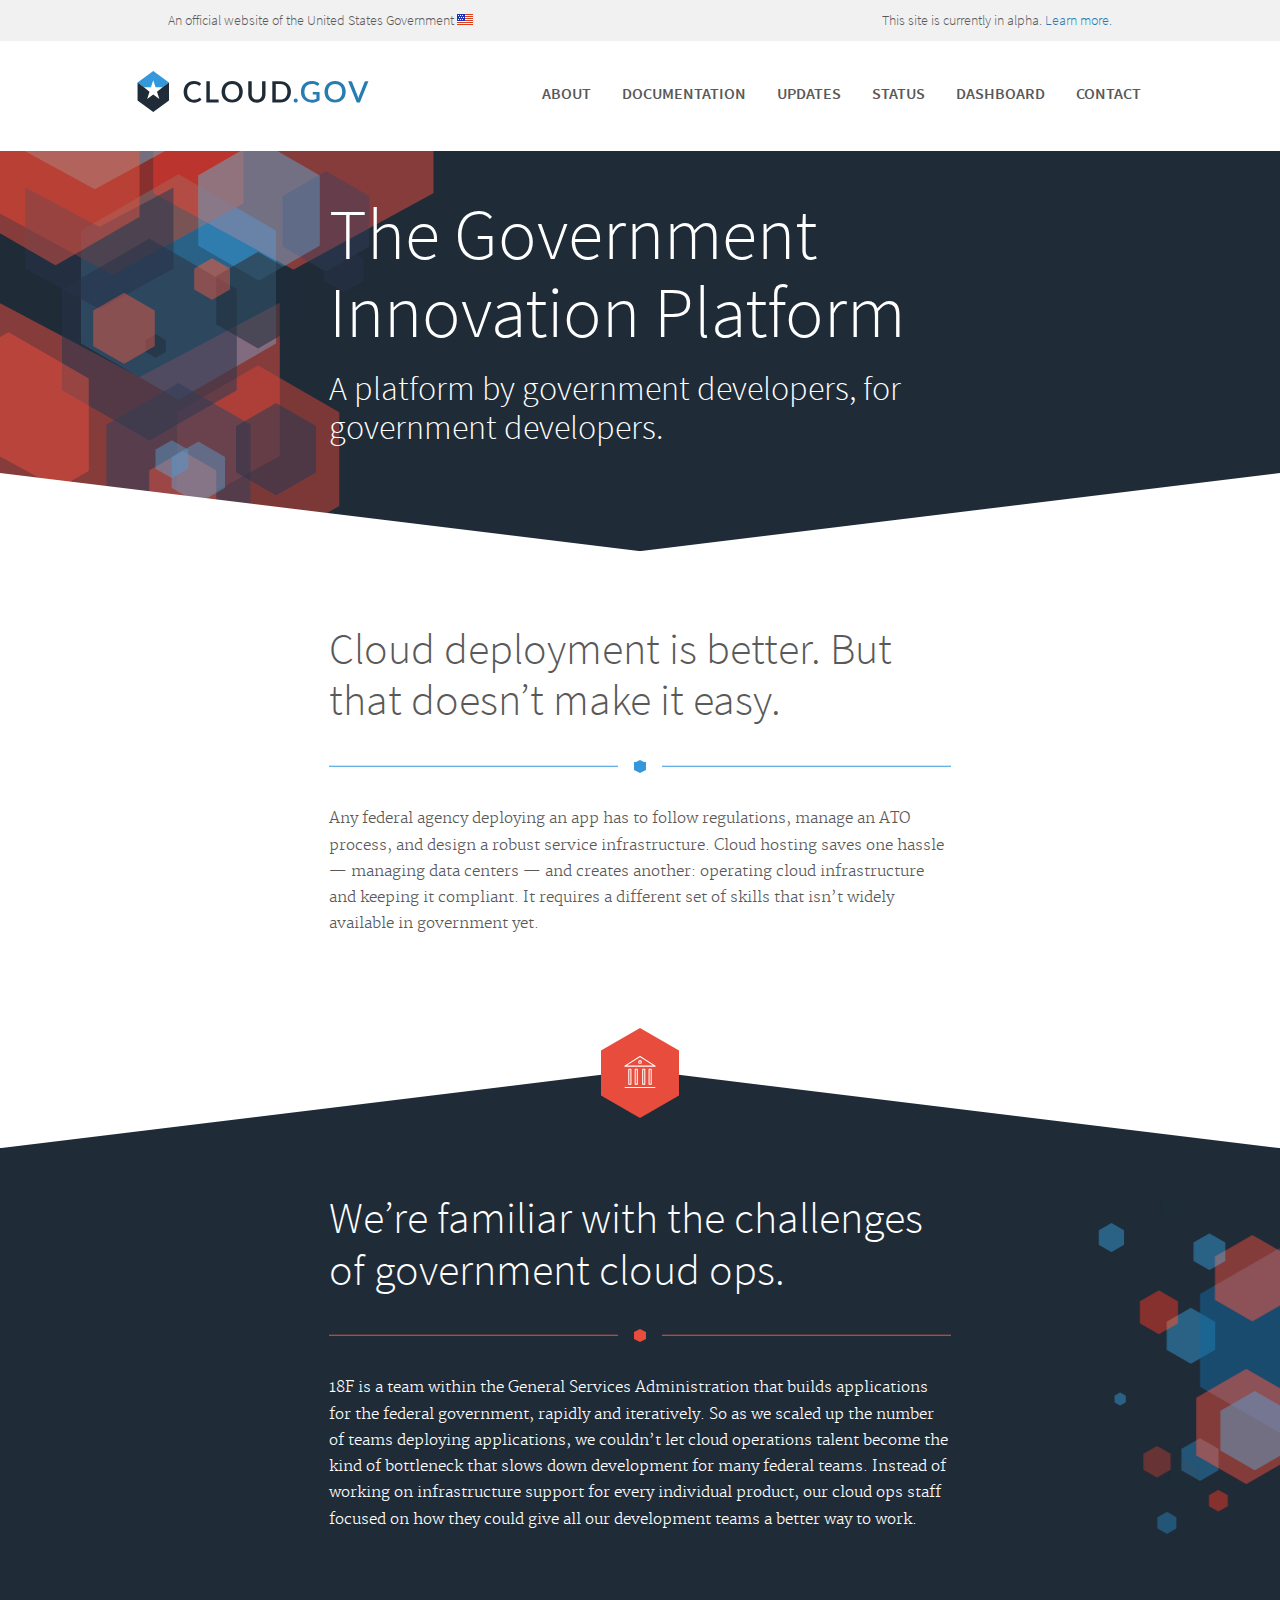
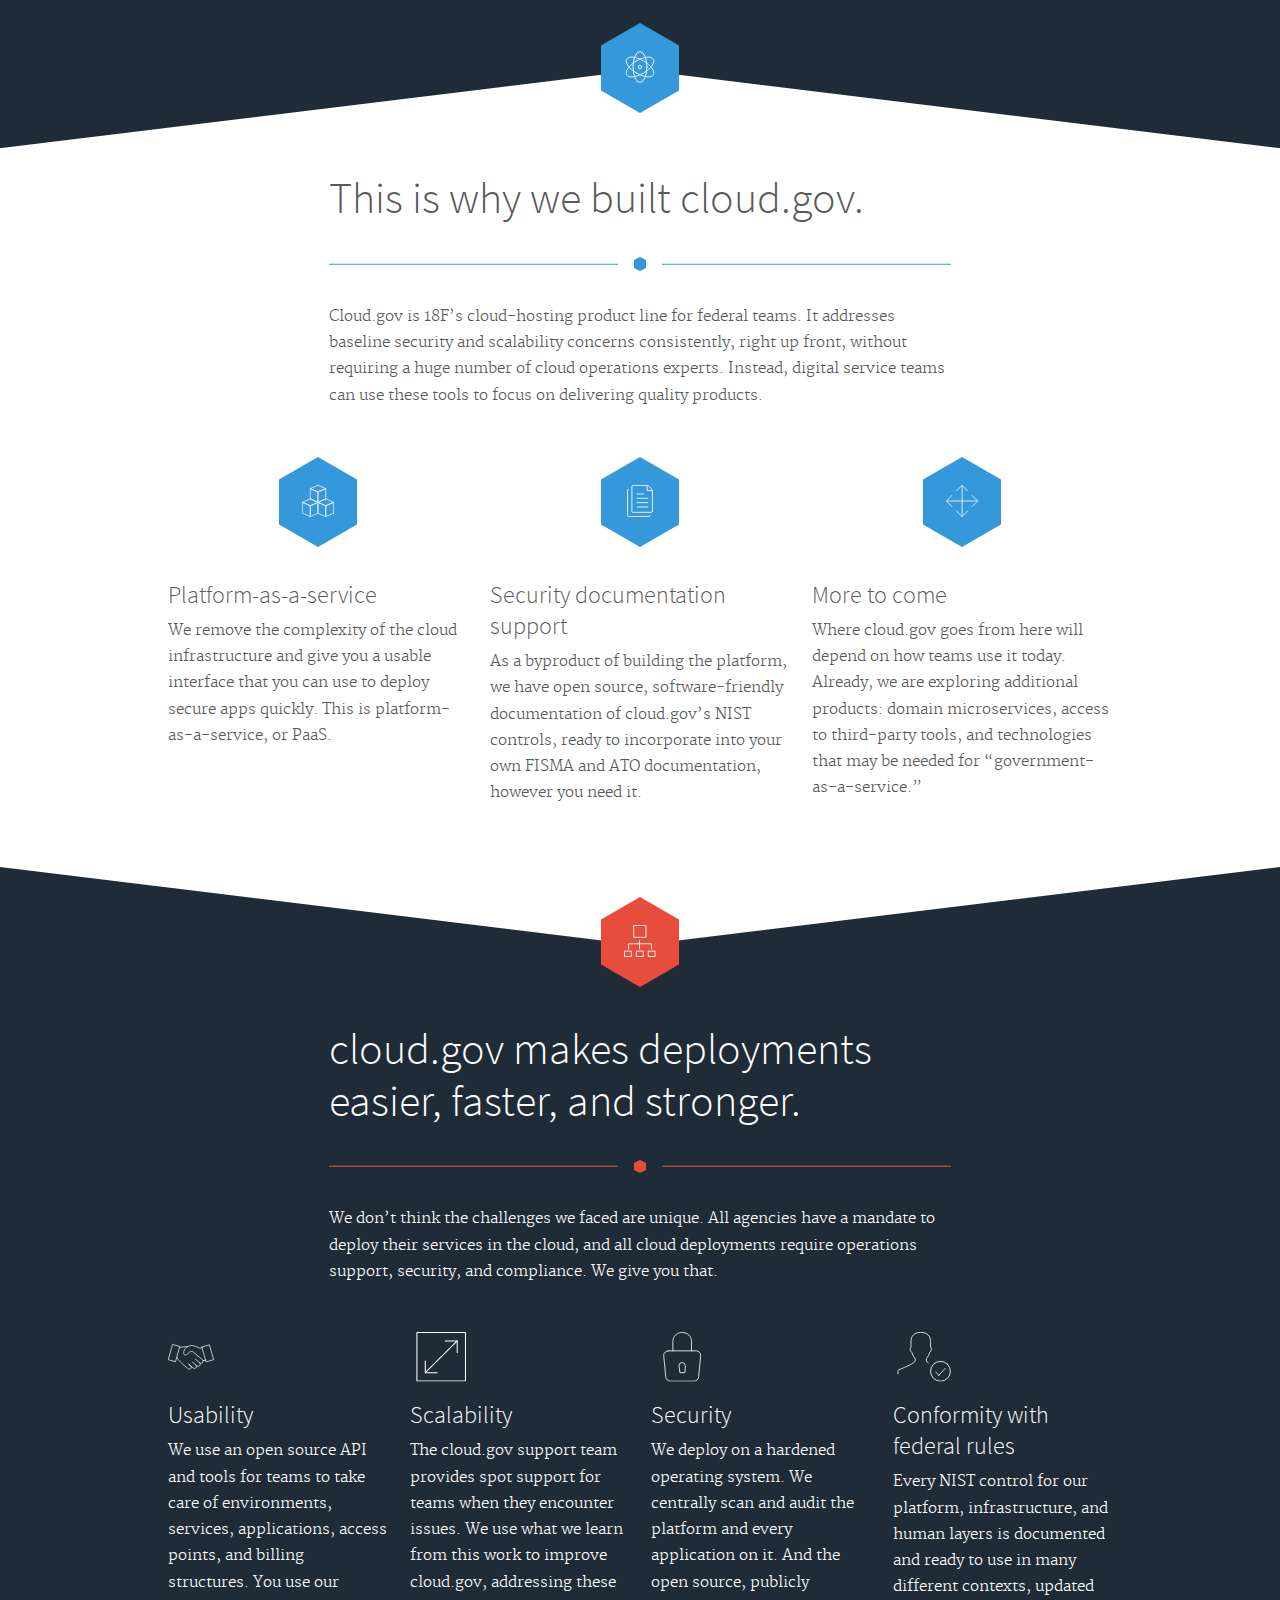
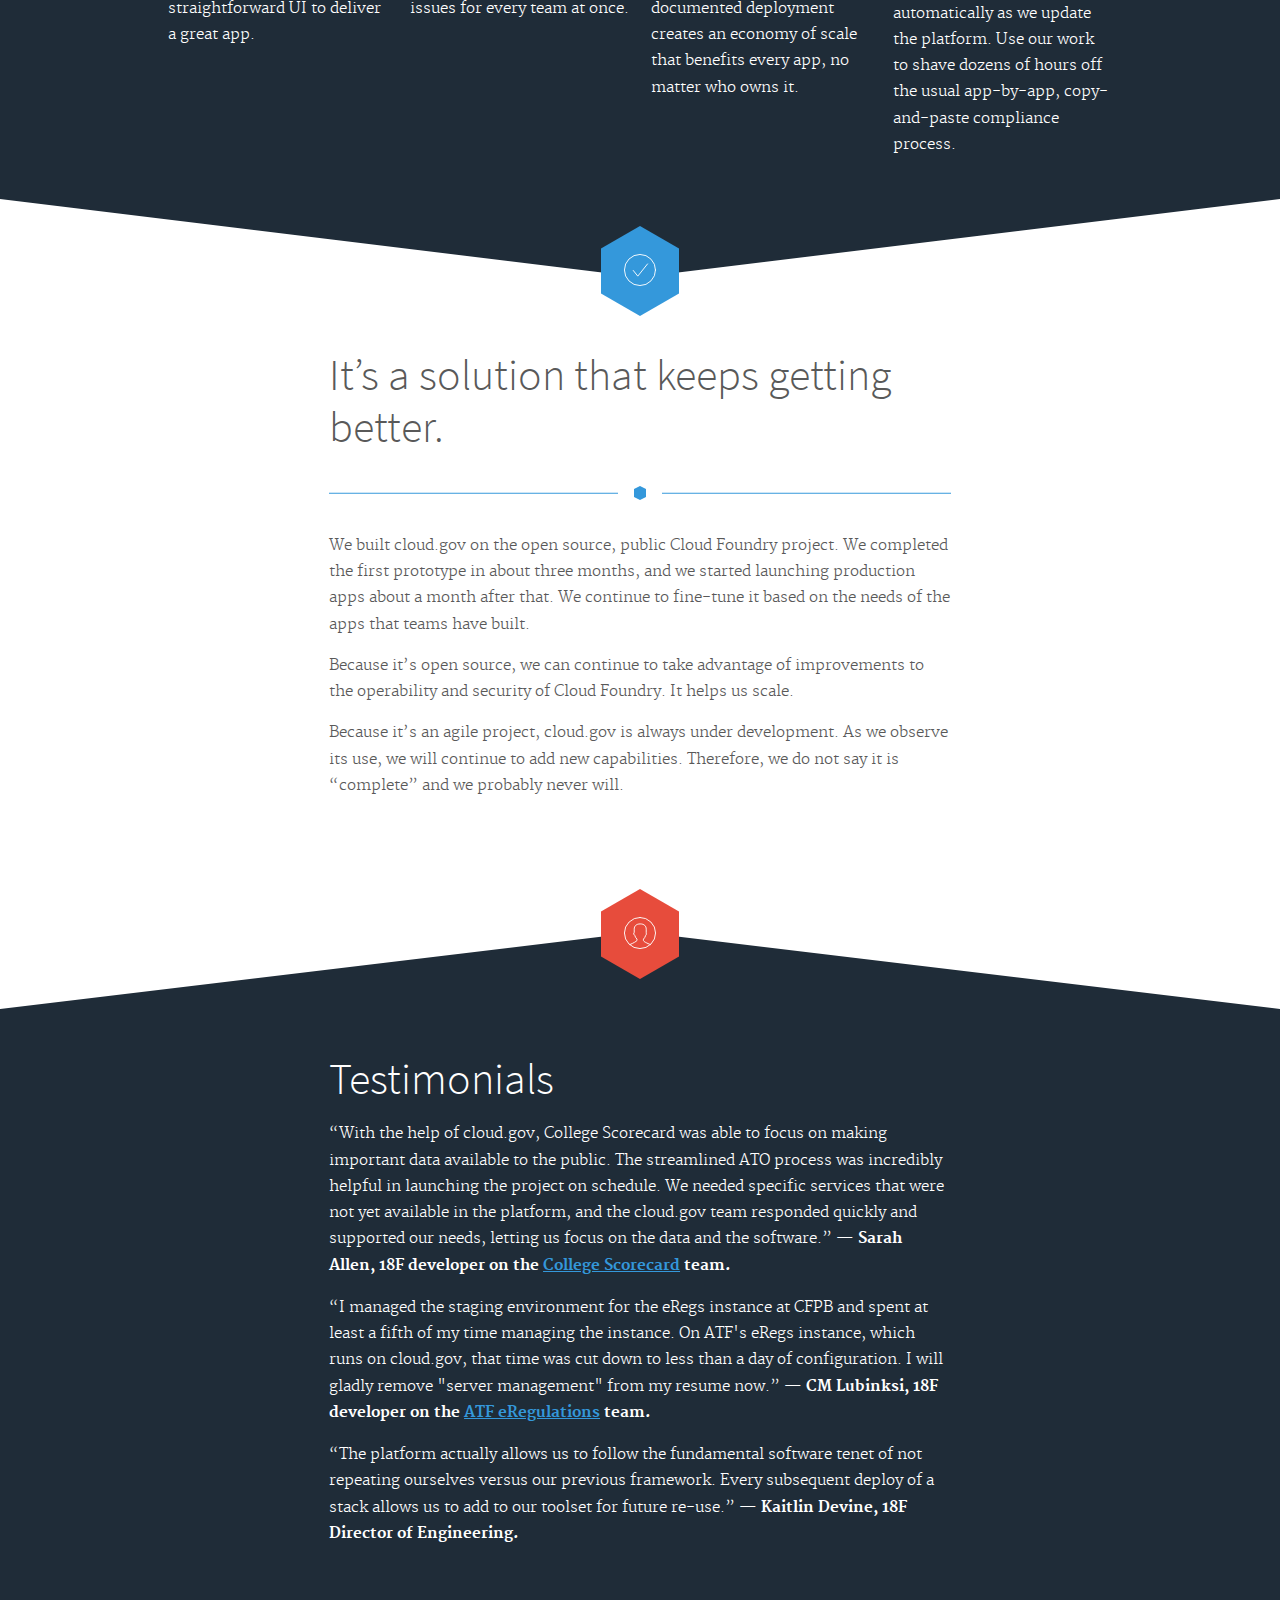
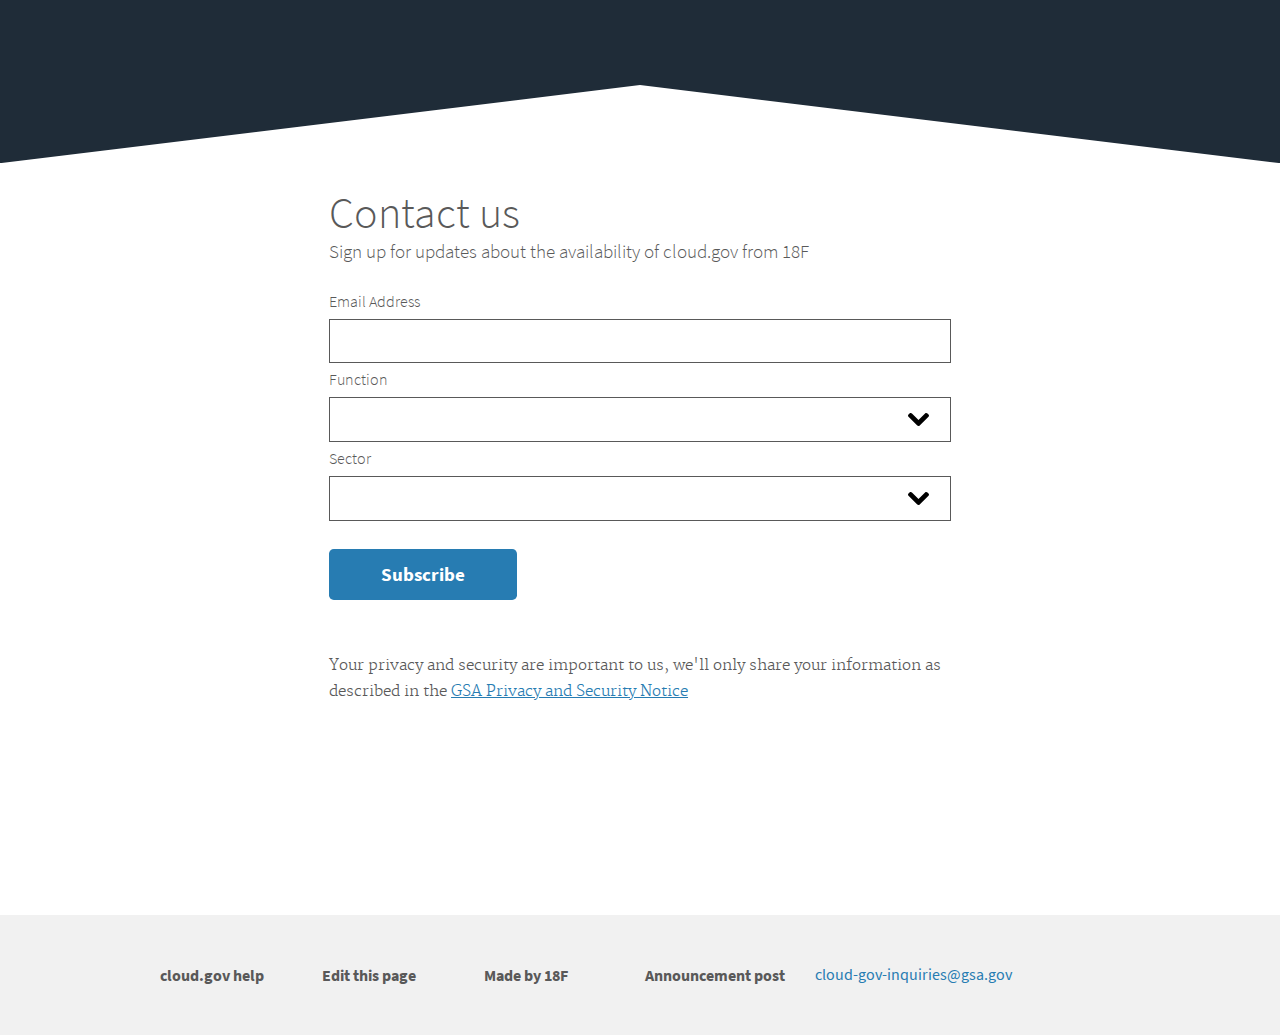
<file: cloud.gov/index.html>
<!doctype html>
<html lang="en">

  <head>
  <meta charset="utf-8">
  <meta http-equiv="X-UA-Compatible" content="IE=edge">
  <meta name="viewport" content="width=device-width, initial-scale=1">

  <title>cloud.gov</title>
  <meta name="description" content="cloud.gov is a Platform-as-a-Service based on Cloud Foundry offered by 18F Infrastructure enabling agile teams to deploy software as fast as they can iterate.">

  <meta property="og:type" content="website">
  <meta property="og:title" content="cloud.gov" />
  <meta name="twitter:title" content="cloud.gov">
  <meta property="og:url" content="https://cloud.gov/">
  <meta name="twitter:card" content="summary_large_image">
  <meta property="og:image" content="https://cloud.gov/assets/img/clouds.jpg">
  <meta name="twitter:image" content="https://cloud.gov/assets/img/clouds.jpg">
  <meta property="og:description" content="cloud.gov is a Platform-as-a-Service based on Cloud Foundry offered by 18F Infrastructure enabling agile teams to deploy software as fast as they can iterate.">
  <meta name="twitter:description" content="cloud.gov is a Platform-as-a-Service based on Cloud Foundry offered by 18F Infrastructure enabling agile teams to deploy software as fast as they can iterate.">

  <link rel="stylesheet" href="assets/css/cloudgov-style-min.css">
  <link rel="stylesheet" href="assets/css/main.css">

  <link rel="shortcut icon" type="image/x-icon" href="assets/img/favicon.ico" />

  <link rel="canonical" href="index.html">
 <!-- <link rel="alternate" type="application/rss+xml" title="cloud.gov" href="https://cloud.gov/feed.xml" />  -->
  <script>
    if (/^www\./.test(window.location.hostname)) {
      window.location = window.location.href.replace('www.', '');
    }
  </script>
</head>


  <body>

    <!-- start header -->
<div class="usa-disclaimer">
  <div class="usa-grid">
    <span class="usa-disclaimer-official">An official website of the United States Government
      <img alt="US flag signifying that this is a United States Federal Government website" src="assets/img/us_flag_small.png">
    </span>
    <span class="usa-disclaimer-stage">This site is currently in alpha. <a href="https://18f.gsa.gov/dashboard/stages/#alpha">Learn more.</a></span>
  </div>
</div>
<header class="header">
  <div class="header-wrap">

    <!-- start logo -->
    <h2 class="header-title">
      <a href="index.html" class="logo" title="Home">
        <svg class="logo">
          <use xlink:href="/assets/img/cloudgov-sprite.svg#logo"/>
        </svg>
      </a>
    </h2>
    <!--end logo -->

    <!-- start top navigation -->
    <nav class="header-side">
      <ul class="nav">
        <li class="nav-link">
          <a href="index.html#about">About</a>
        </li>
        <li class="nav-link usa-current">
          <a href="https://docs.cloud.gov/">Documentation</a>
        </li>
        <li class="nav-link">
          <a href="https://cloud.gov/updates/">Updates</a>
        </li>
        <li class="nav-link">
          <a href="https://cloudgov.statuspage.io/">Status</a>
        </li>
        <li class="nav-link">
          <a href="https://dashboard.cloud.gov/">Dashboard</a>
        </li>
        <li class="nav-link">
          <a href="index.html#contact">Contact</a>
        </li>
      </ul>
    </nav>
    <!-- end top navigation -->
  </div>
</header>
<!-- end header -->


    <section class="section section-dark section-chevron_alt section-first"
    id="main" tabindex="-1">
  <div class="usa-grid section-bg-parent">
    <div class="usa-width-whole billboard  section-bg">
      <h1 class="billboard-display_text">The Government Innovation Platform</h1>
      <h2 class="billboard-second_text">A platform by government developers, for government developers.</h1>
    </div>
  </div>
</section>

<section class="usa-content section-middle section-light">
  <a name="about"></a>
  <div class="usa-grid">
    <div class="section-content usa-content">
      <h1>Cloud deployment is better. But that doesn’t make it easy.</h1>
      <div class="separator">
        <div class="separator-center_piece">
          <div class="hexagon"></div>
        </div>
      </div>
      <p>
        Any federal agency deploying an app has to follow regulations, manage an
        ATO process, and design a robust service infrastructure. Cloud hosting
        saves one hassle — managing data centers — and creates another: operating
        cloud infrastructure and keeping it compliant. It requires a different set
        of skills that isn’t widely available in government yet.
      </p>
    </div>
  </div>
  <i class="hex_icon hex_icon-alt section-icon"
      style="height: 5.625rem; width: 4.9rem">
    <svg class="icon">
      <use xlink:href="/assets/img/cloudgov-sprite.svg#i-court"/>
    </svg>
  </i>
</section>

<section class="usa-content section section-dark section-bg-far-r">
  <div class="usa-grid">
    <div class="section-content usa-content">
      <h1>We’re familiar with the challenges of government cloud ops.</h1>
      <div class="separator separator-alt">
        <div class="separator-center_piece">
          <div class="hexagon hexagon-alt"></div>
        </div>
      </div>
      <p>
        18F is a team within the General Services Administration that builds
        applications for the federal government, rapidly and iteratively. So as
        we scaled up the number of teams deploying applications, we couldn’t let
        cloud operations talent become the kind of bottleneck that slows down
        development for many federal teams. Instead of working on infrastructure
        support for every individual product, our cloud ops staff focused on how
        they could give all our development teams a better way to work.
      </p>
    </div>
  </div>
  <i class="hex_icon hex_icon-primary section-icon"
      style="height: 5.625rem; width: 4.9rem">
    <svg class="icon">
      <use xlink:href="/assets/img/cloudgov-sprite.svg#i-power"/>
    </svg>
  </i>
</section>

<section class="usa-content section-middle section-light">
  <div class="usa-grid">
    <div class="section-content usa-content">
      <h1>This is why we built cloud.gov.</h1>
      <div class="separator">
        <div class="separator-center_piece">
          <div class="hexagon"></div>
        </div>
      </div>
      <p>
        Cloud.gov is 18F’s cloud-hosting product line for federal teams. It addresses
        baseline security and scalability concerns consistently, right up
        front, without requiring a huge number of cloud operations experts. Instead,
        digital service teams can use these tools to focus on delivering quality
        products.
      </p>
    </div>
    <div class="three_up">
      <div class="three_up-part">
        <i class="hex_icon hex_icon-primary"
          style="height: 5.625rem; width: 4.9rem">
          <svg class="icon">
            <use xlink:href="/assets/img/cloudgov-sprite.svg#i-shipping"/>
          </svg>
        </i>
        <h3>Platform-as-a-service</h3>
        <p>
          We remove the complexity of the cloud infrastructure and give you a
          usable interface that you can use to deploy secure apps quickly. This
          is platform-as-a-service, or PaaS.
        </p>
      </div>
      <div class="three_up-part">
        <i class="hex_icon hex_icon-primary"
          style="height: 5.625rem; width: 4.9rem">
          <svg class="icon">
            <use xlink:href="/assets/img/cloudgov-sprite.svg#i-paperwork"/>
          </svg>
        </i>
        <h3>Security documentation support</h3>
        <p>
          As a byproduct of building the platform, we have open source,
          software-friendly documentation of cloud.gov’s NIST controls, ready to
          incorporate into your own FISMA and ATO documentation, however you
          need it.
        </p>
      </div>
      <div class="three_up-part">
        <i class="hex_icon hex_icon-primary"
          style="height: 5.625rem; width: 4.9rem">
          <svg class="icon">
            <use xlink:href="/assets/img/cloudgov-sprite.svg#i-compass"/>
          </svg>
        </i>
        <h3>More to come</h3>
        <p>
          Where cloud.gov goes from here will depend on how teams use it
          today. Already, we are exploring additional products: domain
          microservices, access to third-party tools, and technologies that may
          be needed for “government-as-a-service.”
        </p>
      </div>
    </div>
  </div>
  <i class="hex_icon hex_icon-alt section-icon"
      style="height: 5.625rem; width: 4.9rem">
    <svg class="icon">
      <use xlink:href="/assets/img/cloudgov-sprite.svg#i-plan"/>
    </svg>
  </i>
</section>

<section class="usa-content section section-dark section-chevron_alt">
  <div class="usa-grid">
    <div class="section-content usa-content">
      <h1>cloud.gov makes deployments easier, faster, and stronger.</h1>
      <div class="separator separator-alt">
        <div class="separator-center_piece">
          <div class="hexagon hexagon-alt"></div>
        </div>
      </div>
      <p>
        We don’t think the challenges we faced are unique. All agencies have a
        mandate to deploy their services in the cloud, and all cloud deployments
        require operations support, security, and compliance. We give you that.
      </p>
    </div>
    <div class="four_up">
      <div class="four_up-part">
        <div class="icon-container">
          <svg class="icon icon-alt" style="width: 2.875rem">
            <use xlink:href="/assets/img/cloudgov-sprite.svg#i-agreement"/>
          </svg>
        </div>
        <h3>Usability</h3>
        <p>
          We use an open source API and tools for teams to take care of
          environments, services, applications, access points, and billing
          structures. You use our straightforward UI to deliver a great app.
        </p>
      </div>
      <div class="four_up-part">
        <div class="icon-container">
          <svg class="icon icon-alt">
            <use xlink:href="/assets/img/cloudgov-sprite.svg#i-double_arrow"/>
          </svg>
        </div>
        <h3>Scalability</h3>
        <p>
          The cloud.gov support team provides spot support for teams when they
          encounter issues. We use what we learn from this work to improve
          cloud.gov, addressing these issues for every team at once.
        </p>
      </div>
      <div class="four_up-part">
        <div class="icon-container">
          <svg class="icon icon-alt">
            <use xlink:href="/assets/img/cloudgov-sprite.svg#i-locked"/>
          </svg>
        </div>
        <h3>Security</h3>
        <p>
          We deploy on a hardened operating system. We centrally scan and audit
          the platform and every application on it. And the open source,
          publicly documented deployment creates an economy of scale that
          benefits every app, no matter who owns it.
        </p>
      </div>
      <div class="four_up-part">
        <div class="icon-container">
          <svg class="icon icon-alt">
            <use xlink:href="/assets/img/cloudgov-sprite.svg#i-user_researched"/>
          </svg>
        </div>
        <h3>Conformity with federal rules</h3>
        <p>
          Every NIST control for our platform, infrastructure, and human layers
          is documented and ready to use in many different contexts, updated
          automatically as we update the platform. Use our work to shave dozens
          of hours off the usual app-by-app, copy-and-paste compliance process.
        </p>
      </div>
    </div>
  </div>
  <i class="hex_icon hex_icon-primary section-icon"
      style="height: 5.625rem; width: 4.9rem">
    <svg class="icon">
      <use xlink:href="/assets/img/cloudgov-sprite.svg#i-checked"/>
    </svg>
  </i>
</section>

<section class="usa-content section-middle section-light">
  <div class="usa-grid">
    <div class="section-content usa-content">
      <h1>It’s a solution that keeps getting better.</h1>
      <div class="separator">
        <div class="separator-center_piece">
          <div class="hexagon"></div>
        </div>
      </div>
      <p>
        We built cloud.gov on the open source, public Cloud Foundry project. We
        completed the first prototype in about three months, and we started
        launching production apps about a month after that. We continue to
        fine-tune it based on the needs of the apps that teams have built.
      </p>
      <p>
        Because it’s open source, we can continue to take advantage of
        improvements to the operability and security of Cloud Foundry. It helps
        us scale.
      </p>
      <p>
        Because it’s an agile project, cloud.gov is always under development. As
        we observe its use, we will continue to add new capabilities. Therefore,
        we do not say it is “complete” and we probably never will.
      </p>
    </div>
  </div>
  <i class="hex_icon hex_icon-alt section-icon"
      style="height: 5.625rem; width: 4.9rem">
    <svg class="icon">
      <use xlink:href="/assets/img/cloudgov-sprite.svg#i-user"/>
    </svg>
  </i>
</section>

<section class="usa-content section section-dark">
  <div class="usa-grid">
    <div class="section-content usa-content">
      <h1>Testimonials</h1>
      <blockquote>
        <p>
          “With the help of cloud.gov, College Scorecard was able to focus on
          making important data available to the public. The streamlined ATO
          process was incredibly helpful in launching the project on
          schedule. We needed specific services that were not yet available in
          the platform, and the cloud.gov team responded quickly and supported
          our needs, letting us focus on the data and the software.” —
          <strong>Sarah Allen, 18F developer on the <a
                href="https://collegescorecard.ed.gov/">College Scorecard</a>
            team.</strong>
        </p>
      </blockquote>
      <blockquote>
        <p>
          “I managed the staging environment for the eRegs instance at CFPB and
          spent at least a fifth of my time managing the instance. On ATF's
          eRegs instance, which runs on cloud.gov, that time was cut down to
          less than a day of configuration. I will gladly remove "server
          management" from my resume now.” — <strong>CM Lubinksi, 18F developer
            on the <a href="https://atf-eregs.apps.cloud.gov/">ATF eRegulations</a>
            team.</strong>
        </p>
      </blockquote>
      <blockquote>
        <p>
          “The platform actually allows us to follow the fundamental software
          tenet of not repeating ourselves versus our previous framework. Every
          subsequent deploy of a stack allows us to add to our toolset for
          future re-use.” — <strong>Kaitlin Devine, 18F Director of Engineering.
          </strong>
        </p>
      </blockquote>
    </div>
  </div>
</section>

<!--
<section class="usa-content section-middle section-light">
  <div class="usa-grid">
    <div class="section-content usa-content">
      <h1>Learn more about cloud.gov</h1>
      <h4><a href="http://docs.cloudfoundry.org/">Platform
          documentation</a></h4>
      <h4><a href="http://docs.cloud.gov">Cloud.gov documentation</a></h4>
      <h4><a href="http://">Problems or questions</a></h4>
    </div>
  </div>
</section>
-->


<section class="usa-content section-middle section-light">
  <div class="usa-grid">
    <div class="section-content usa-content">
      <section>
  <a name="contact"></a>
  <h1>Contact us</h1>
    
    <form action="https://gsa.us9.list-manage.com/subscribe/post?u=6f1977de9eff4c384dc8d6527&amp;id=ab90bdad59" method="post" id="contact" name="mc-embedded-subscribe-form" class="validate" target="_blank" novalidate>
      <fieldset>
        <h4>Sign up for updates about the availability of cloud.gov from 18F</h4>
        <div class="text_block">
          <label for="mce-EMAIL">Email Address </label>
          <input type="email" value="" name="EMAIL" class="required email" id="mce-EMAIL">
        <label for="mce-FUNCTION">Function </label>
        <select name="FUNCTION" style="line-height: 130%; font-size: 1rem; padding: 0.7rem;" id="mce-FUNCTION">
          <option value=""></option>
          <option value="Program Manager / Product Manager">Program Manager / Product Manager</option>
          <option value="Executive">Executive</option>
          <option value="Technical Staff">Technical Staff</option>
        </select>
        <label for="mce-SECTOR">Sector </label>
        <select name="SECTOR" style="line-height: 130%; font-size: 1rem; padding: 0.7rem;" id="mce-SECTOR">
          <option value=""></option>
          <option value="Government">Government</option>
          <option value="Government Contractor / Vendor">Government Contractor / Vendor</option>
          <option value="Other Private Sector">Other Private Sector</option>
        </select>

          <div id="mce-responses" class="clear">
            <div class="response" id="mce-error-response" style="display:none"></div>
            <div class="response" id="mce-success-response" style="display:none"></div>
          </div>

          <!-- real people should not fill this in and expect good things - do not remove this or risk form bot signups-->
          <div style="position: absolute; left: -5000px;" aria-hidden="true"><input type="text" name="b_6f1977de9eff4c384dc8d6527_ab90bdad59" tabindex="-1" value=""></div>

          <div class="usa-input-buttons-inline">
            <input type="submit" value="Subscribe" class="usa-button">
          </div>
        </div>
        <div style="margin-top: 1.5rem;">
          
            <p>Your privacy and security are important to us, we'll only share your information as described in the <a href="http://www.gsa.gov/portal/content/116609">GSA Privacy and Security Notice</a></p>
          
        </div>
      </fieldset>
    </form>
</section>

    </div>
  </div>
</section>


      <footer class="usa-footer usa-footer-slim usa-sans" role="contentinfo">
    <div class="usa-footer-primary-section">
      <div class="usa-grid-full">
        <nav class="usa-footer-nav usa-width-two-thirds">
          <ul class="usa-unstyled-list">
            <li class="usa-width-one-fourth usa-footer-primary-content">
              <a class="usa-footer-primary-link" href="https://docs.cloud.gov/help/">cloud.gov help</a>
            </li>
            <li class="usa-width-one-fourth usa-footer-primary-content">
              <a class="usa-footer-primary-link" href="https://github.com/18F/cg-landing">Edit this page</a>
            </li>
            <li class="usa-width-one-fourth usa-footer-primary-content">
              <a class="usa-footer-primary-link" href="https://18f.gsa.gov/">Made by 18F</a>
            </li>
            <li class="usa-width-one-fourth usa-footer-primary-content">
              <a class="usa-footer-primary-link" href="https://18f.gsa.gov/2015/10/09/cloud-gov-launch/">Announcement post</a>
            </li>
          </ul>
        </nav>
        <div class="usa-width-one-third usa-footer-primary-content">
          <a href="mailto:cloud-gov-inquiries@gsa.gov">cloud-gov-inquiries@gsa.gov</a>
        </div>          
      </div>
    </div>
  </footer>

    <script src="assets/js/jquery-1.11.3.min.js"></script>
<script src="assets/js/cloudgov-style-min.js"></script>
<script src="assets/js/index.js"></script>

<!-- statuspage.io widget support code-->
<script src="https://cdn.statuspage.io/se-v2.js"></script>
<!-- statuspage.io implementation in page-->
<script src="assets/js/statuspage.js"></script>

<!--
  analytics for DAP, for more info visit
  https://www.digitalgov.gov/services/dap/
-->
<script src="https://dap.digitalgov.gov/Universal-Federated-Analytics-Min.js?agency=GSA&subagency=18F"
id="_fed_an_ua_tag"></script>


  </body>
</html>
</file>
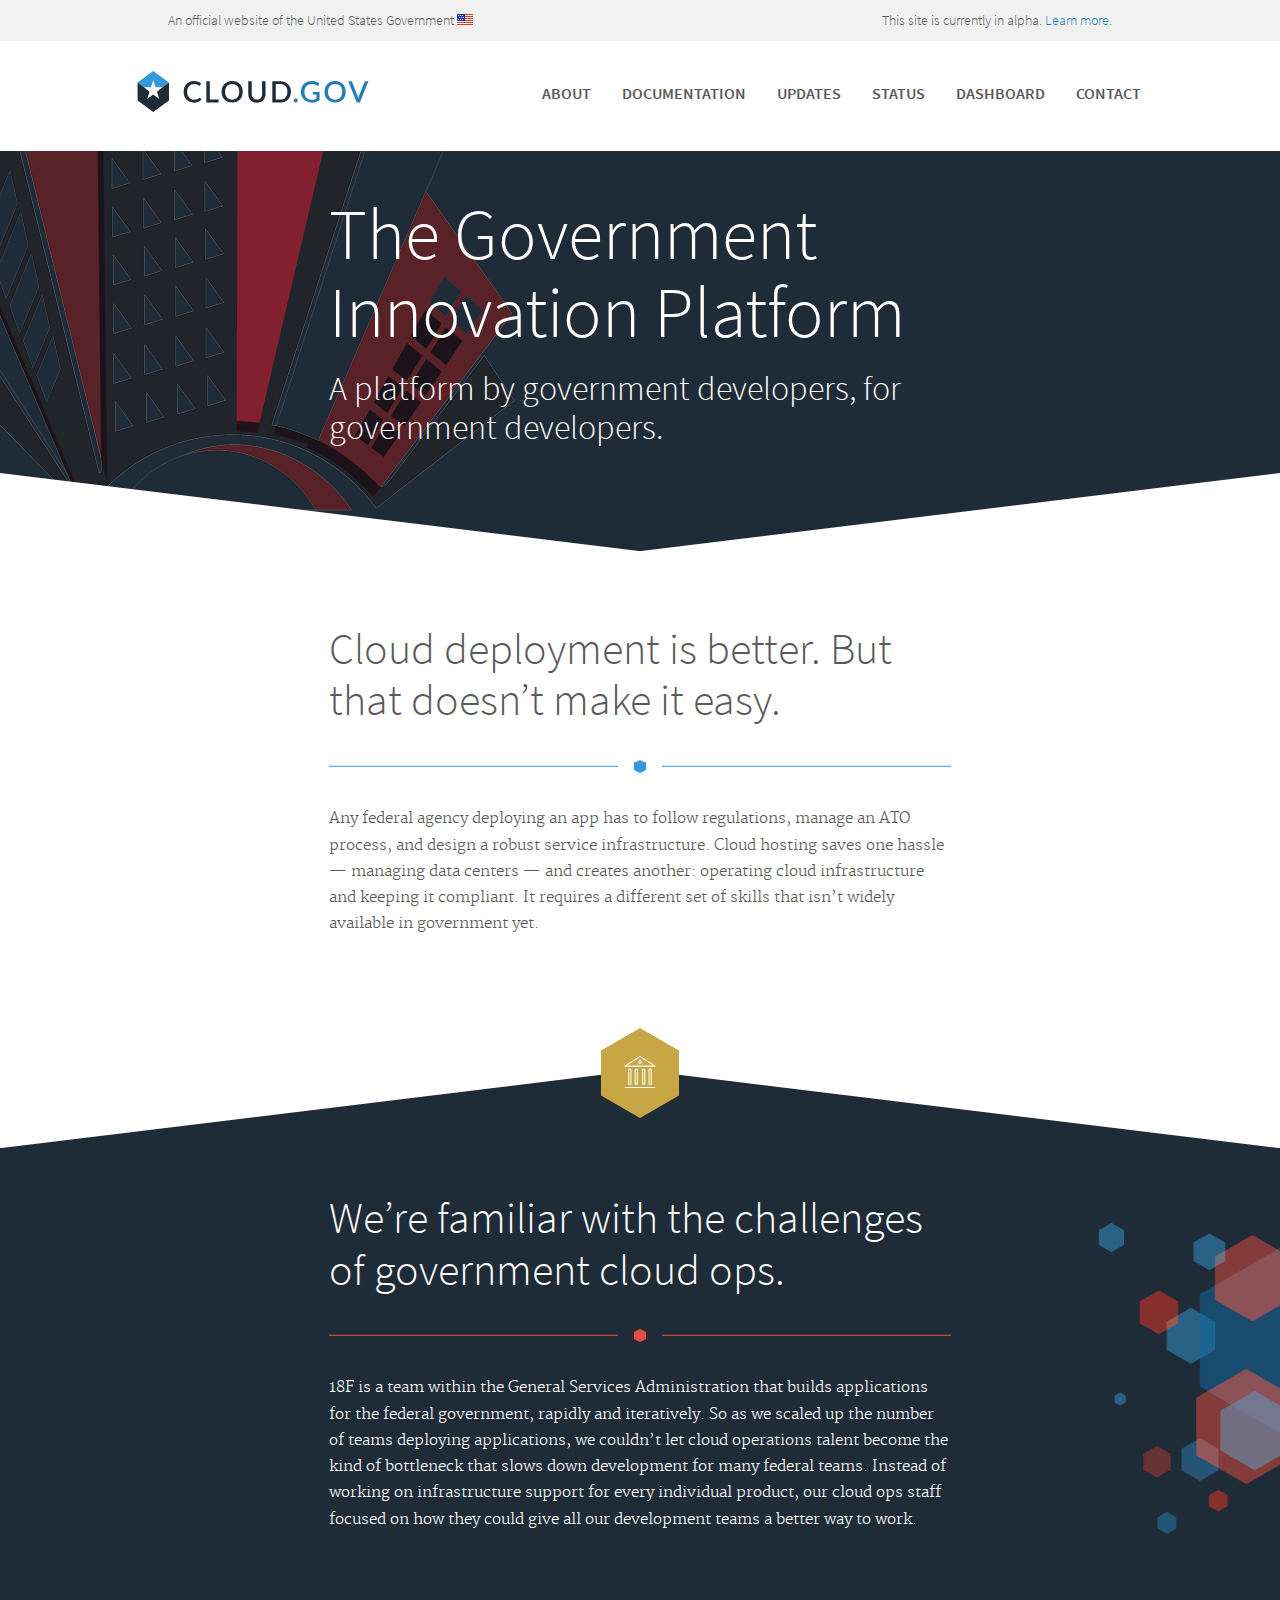
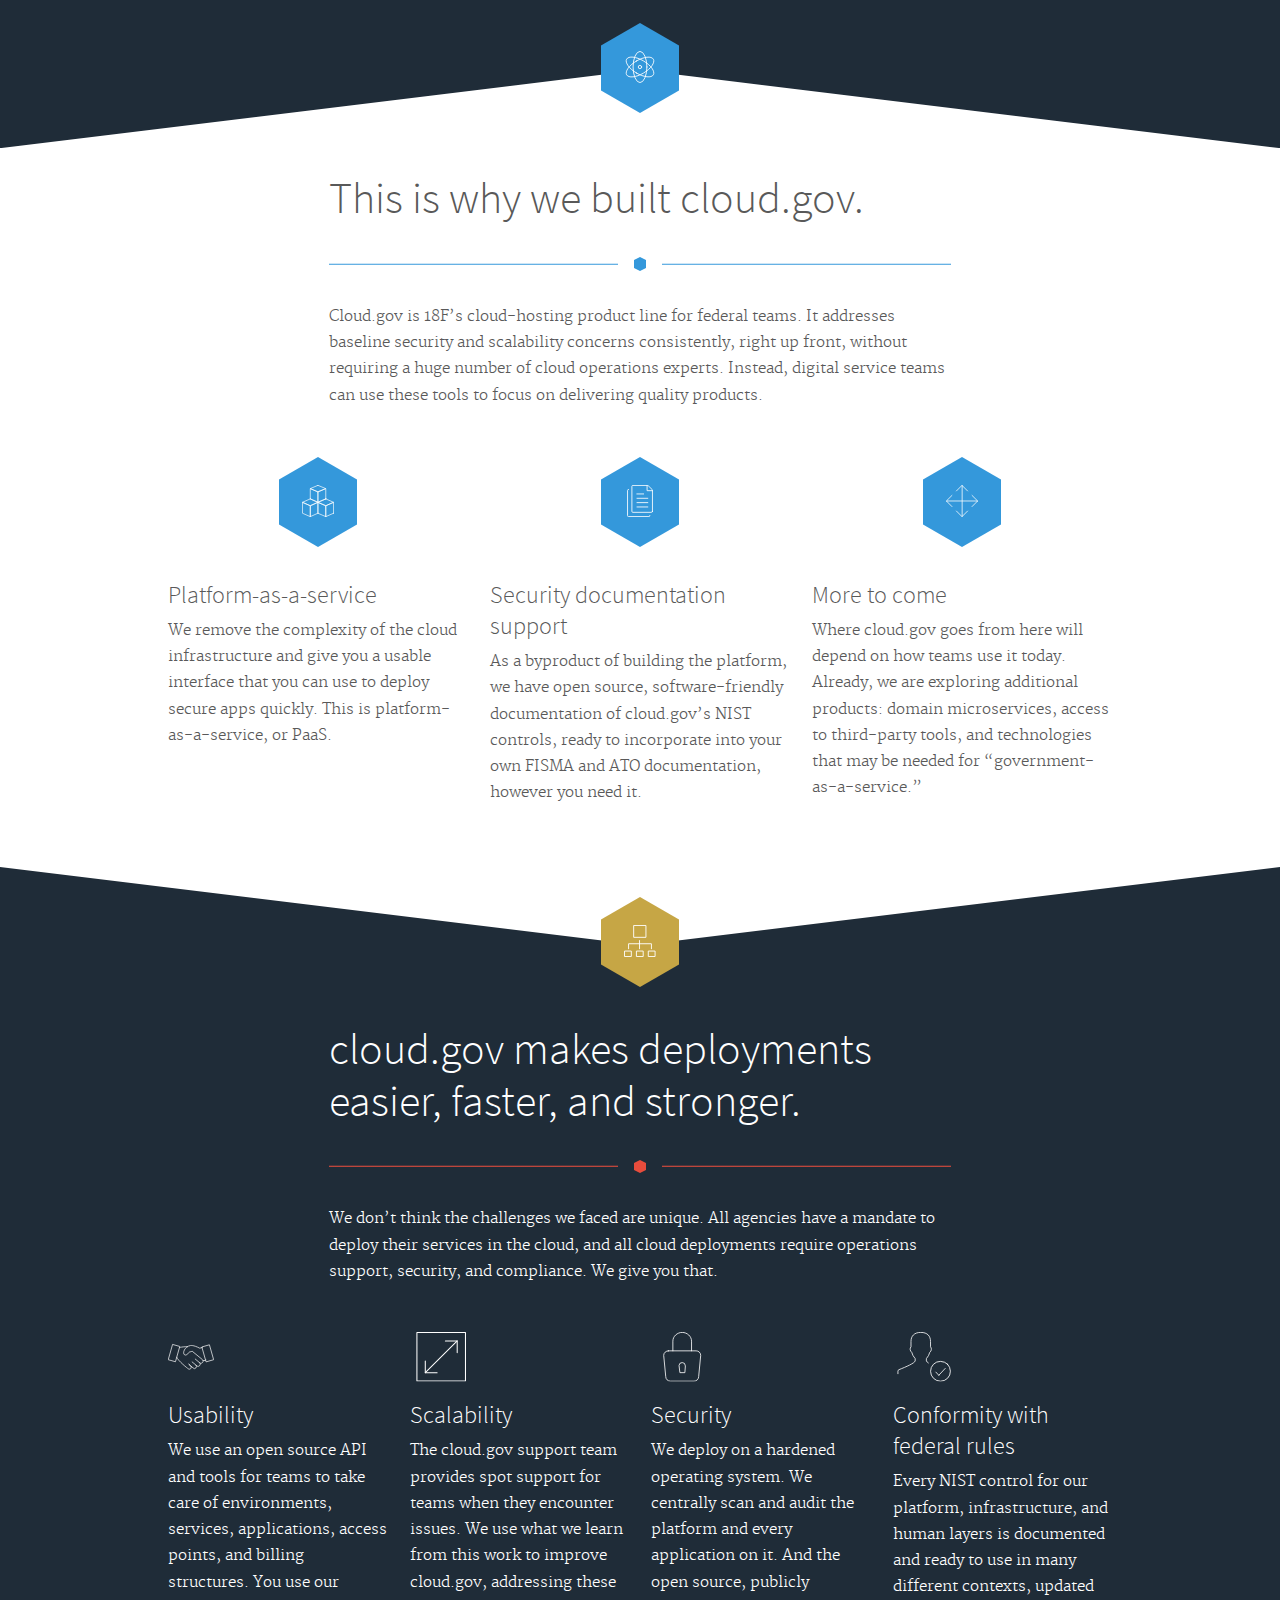
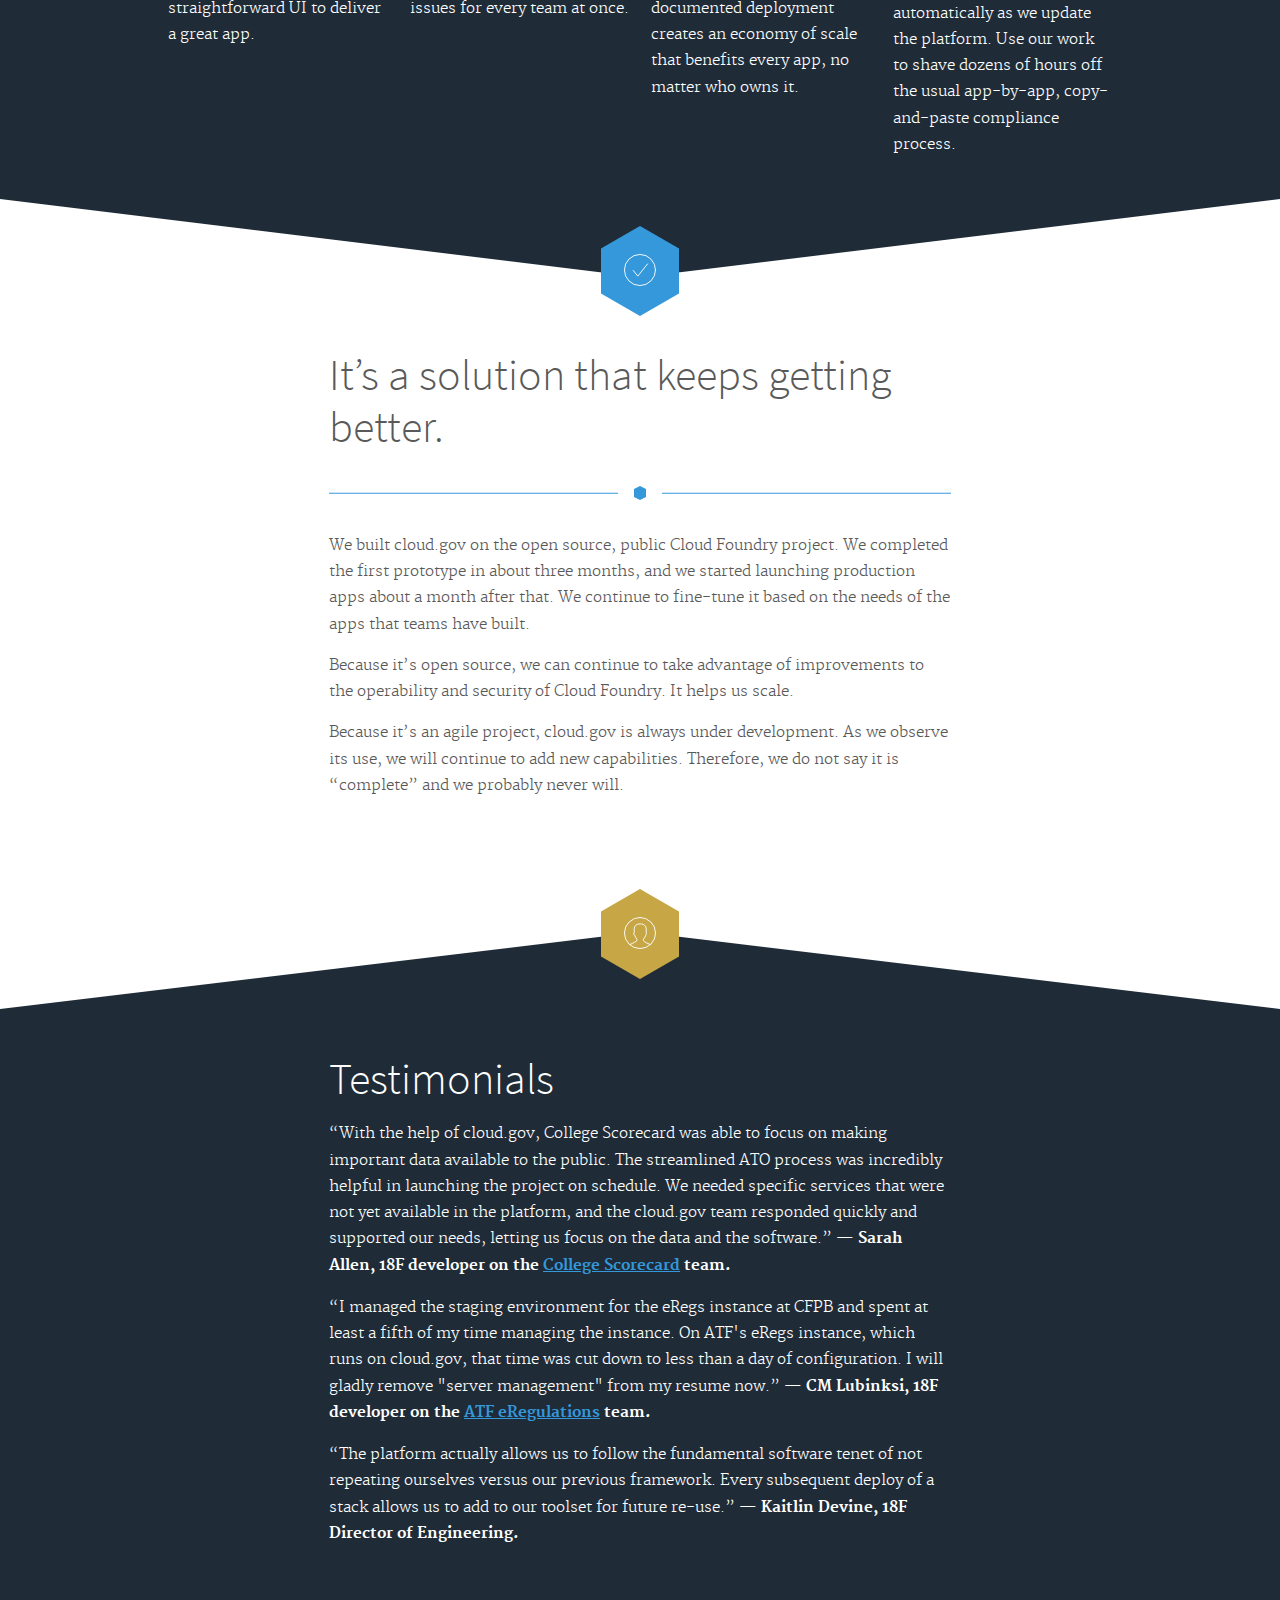
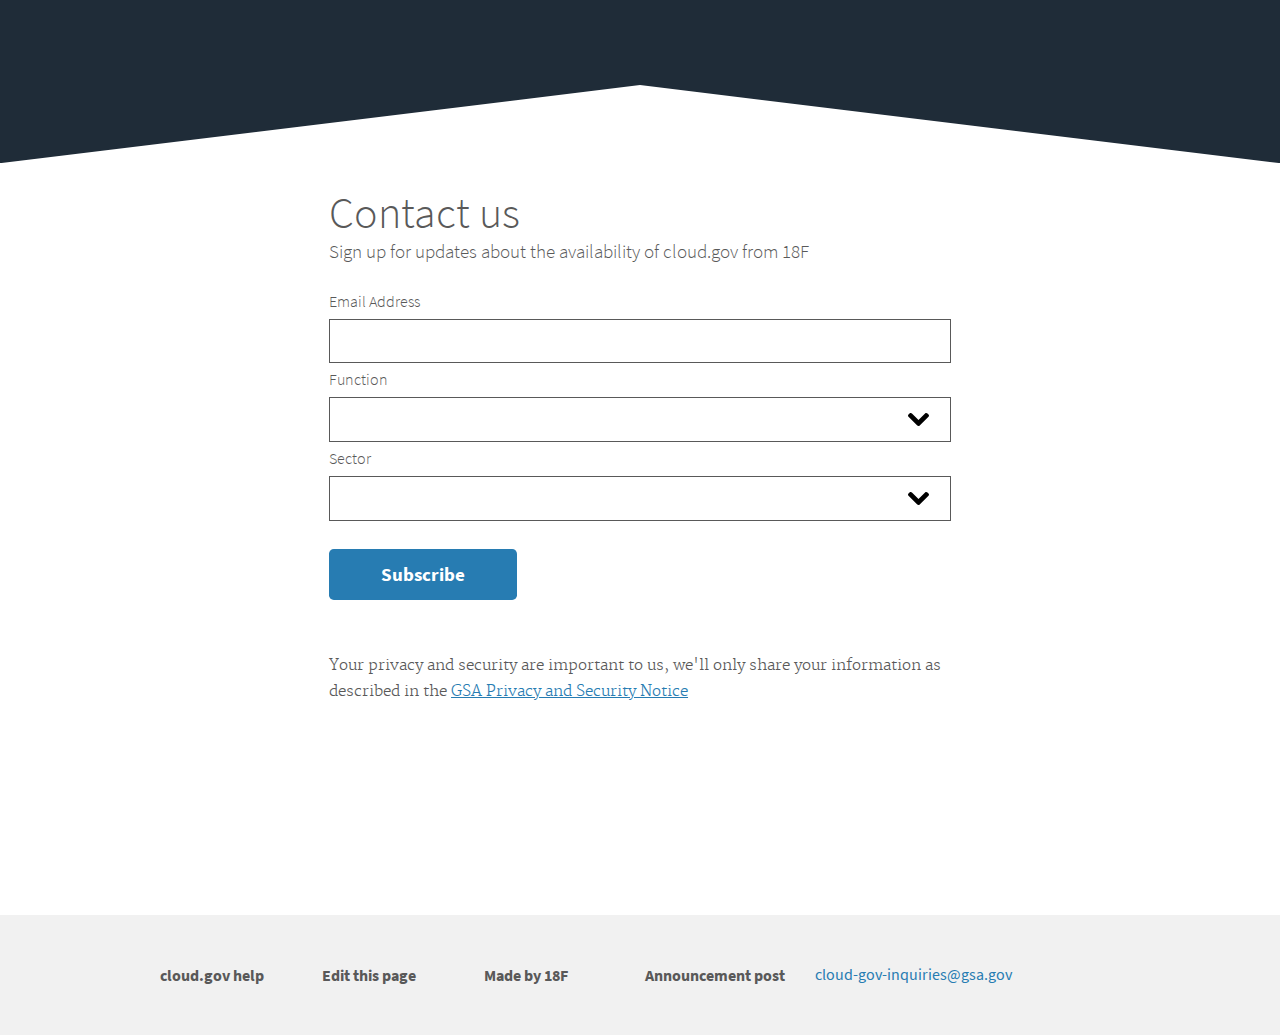
<file: index copy.html>
<!doctype html>
<html lang="en">

  <head>
  <meta charset="utf-8">
  <meta http-equiv="X-UA-Compatible" content="IE=edge">
  <meta name="viewport" content="width=device-width, initial-scale=1">

  <title>cloud.gov</title>
  <meta name="description" content="cloud.gov is a Platform-as-a-Service based on Cloud Foundry offered by 18F Infrastructure enabling agile teams to deploy software as fast as they can iterate.">

  <meta property="og:type" content="website">
  <meta property="og:title" content="cloud.gov" />
  <meta name="twitter:title" content="cloud.gov">
  <meta property="og:url" content="https://cloud.gov/">
  <meta name="twitter:card" content="summary_large_image">
  <meta property="og:image" content="https://cloud.gov/assets/img/clouds.jpg">
  <meta name="twitter:image" content="https://cloud.gov/assets/img/clouds.jpg">
  <meta property="og:description" content="cloud.gov is a Platform-as-a-Service based on Cloud Foundry offered by 18F Infrastructure enabling agile teams to deploy software as fast as they can iterate.">
  <meta name="twitter:description" content="cloud.gov is a Platform-as-a-Service based on Cloud Foundry offered by 18F Infrastructure enabling agile teams to deploy software as fast as they can iterate.">

  <link rel="stylesheet" href="/assets/css/cloudgov-style-min.css">
  <link rel="stylesheet" href="/assets/css/main.css">

  <link rel="shortcut icon" type="image/x-icon" href="/assets/img/favicon.ico" />

  <link rel="canonical" href="https://cloud.gov/">
 <!-- <link rel="alternate" type="application/rss+xml" title="cloud.gov" href="https://cloud.gov/feed.xml" />  -->
  <script>
    if (/^www\./.test(window.location.hostname)) {
      window.location = window.location.href.replace('www.', '');
    }
  </script>
</head>


  <body>

    <!-- start header -->
<div class="usa-disclaimer">
  <div class="usa-grid">
    <span class="usa-disclaimer-official">An official website of the United States Government
      <img alt="US flag signifying that this is a United States Federal Government website" src="/assets/img/us_flag_small.png">
    </span>
    <span class="usa-disclaimer-stage">This site is currently in alpha. <a href="https://18f.gsa.gov/dashboard/stages/#alpha">Learn more.</a></span>
  </div>
</div>
<header class="header">
  <div class="header-wrap">

    <!-- start logo -->
    <h2 class="header-title">
      <a href="/" class="logo" title="Home">
        <svg class="logo">
          <use xlink:href="/assets/img/cloudgov-sprite.svg#logo"/>
        </svg>
      </a>
    </h2>
    <!--end logo -->

    <!-- start top navigation -->
    <nav class="header-side">
      <ul class="nav">
        <li class="nav-link">
          <a href="https://cloud.gov/#about">About</a>
        </li>
        <li class="nav-link usa-current">
          <a href="https://docs.cloud.gov/">Documentation</a>
        </li>
        <li class="nav-link">
          <a href="https://cloud.gov/updates/">Updates</a>
        </li>
        <li class="nav-link">
          <a href="https://cloudgov.statuspage.io/">Status</a>
        </li>
        <li class="nav-link">
          <a href="https://dashboard.cloud.gov/">Dashboard</a>
        </li>
        <li class="nav-link">
          <a href="https://cloud.gov/#contact">Contact</a>
        </li>
      </ul>
    </nav>
    <!-- end top navigation -->
  </div>
</header>
<!-- end header -->


    <section class="section section-dark section-chevron_alt section-first"
    id="main" tabindex="-1">
  <div class="usa-grid section-bg-parent">
    <div class="usa-width-whole billboard  section-bg">
      <h1 class="billboard-display_text">The Government Innovation Platform</h1>
      <h2 class="billboard-second_text">A platform by government developers, for government developers.</h1>
    </div>
  </div>
</section>

<section class="usa-content section-middle section-light">
  <a name="about"></a>
  <div class="usa-grid">
    <div class="section-content usa-content">
      <h1>Cloud deployment is better. But that doesn’t make it easy.</h1>
      <div class="separator">
        <div class="separator-center_piece">
          <div class="hexagon"></div>
        </div>
      </div>
      <p>
        Any federal agency deploying an app has to follow regulations, manage an
        ATO process, and design a robust service infrastructure. Cloud hosting
        saves one hassle — managing data centers — and creates another: operating
        cloud infrastructure and keeping it compliant. It requires a different set
        of skills that isn’t widely available in government yet.
      </p>
    </div>
  </div>
  <i class="hex_icon hex_icon-alt section-icon"
      style="height: 5.625rem; width: 4.9rem">
    <svg class="icon">
      <use xlink:href="/assets/img/cloudgov-sprite.svg#i-court"/>
    </svg>
  </i>
</section>

<section class="usa-content section section-dark section-bg-far-r">
  <div class="usa-grid">
    <div class="section-content usa-content">
      <h1>We’re familiar with the challenges of government cloud ops.</h1>
      <div class="separator separator-alt">
        <div class="separator-center_piece">
          <div class="hexagon hexagon-alt"></div>
        </div>
      </div>
      <p>
        18F is a team within the General Services Administration that builds
        applications for the federal government, rapidly and iteratively. So as
        we scaled up the number of teams deploying applications, we couldn’t let
        cloud operations talent become the kind of bottleneck that slows down
        development for many federal teams. Instead of working on infrastructure
        support for every individual product, our cloud ops staff focused on how
        they could give all our development teams a better way to work.
      </p>
    </div>
  </div>
  <i class="hex_icon hex_icon-primary section-icon"
      style="height: 5.625rem; width: 4.9rem">
    <svg class="icon">
      <use xlink:href="/assets/img/cloudgov-sprite.svg#i-power"/>
    </svg>
  </i>
</section>

<section class="usa-content section-middle section-light">
  <div class="usa-grid">
    <div class="section-content usa-content">
      <h1>This is why we built cloud.gov.</h1>
      <div class="separator">
        <div class="separator-center_piece">
          <div class="hexagon"></div>
        </div>
      </div>
      <p>
        Cloud.gov is 18F’s cloud-hosting product line for federal teams. It addresses
        baseline security and scalability concerns consistently, right up
        front, without requiring a huge number of cloud operations experts. Instead,
        digital service teams can use these tools to focus on delivering quality
        products.
      </p>
    </div>
    <div class="three_up">
      <div class="three_up-part">
        <i class="hex_icon hex_icon-primary"
          style="height: 5.625rem; width: 4.9rem">
          <svg class="icon">
            <use xlink:href="/assets/img/cloudgov-sprite.svg#i-shipping"/>
          </svg>
        </i>
        <h3>Platform-as-a-service</h3>
        <p>
          We remove the complexity of the cloud infrastructure and give you a
          usable interface that you can use to deploy secure apps quickly. This
          is platform-as-a-service, or PaaS.
        </p>
      </div>
      <div class="three_up-part">
        <i class="hex_icon hex_icon-primary"
          style="height: 5.625rem; width: 4.9rem">
          <svg class="icon">
            <use xlink:href="/assets/img/cloudgov-sprite.svg#i-paperwork"/>
          </svg>
        </i>
        <h3>Security documentation support</h3>
        <p>
          As a byproduct of building the platform, we have open source,
          software-friendly documentation of cloud.gov’s NIST controls, ready to
          incorporate into your own FISMA and ATO documentation, however you
          need it.
        </p>
      </div>
      <div class="three_up-part">
        <i class="hex_icon hex_icon-primary"
          style="height: 5.625rem; width: 4.9rem">
          <svg class="icon">
            <use xlink:href="/assets/img/cloudgov-sprite.svg#i-compass"/>
          </svg>
        </i>
        <h3>More to come</h3>
        <p>
          Where cloud.gov goes from here will depend on how teams use it
          today. Already, we are exploring additional products: domain
          microservices, access to third-party tools, and technologies that may
          be needed for “government-as-a-service.”
        </p>
      </div>
    </div>
  </div>
  <i class="hex_icon hex_icon-alt section-icon"
      style="height: 5.625rem; width: 4.9rem">
    <svg class="icon">
      <use xlink:href="/assets/img/cloudgov-sprite.svg#i-plan"/>
    </svg>
  </i>
</section>

<section class="usa-content section section-dark section-chevron_alt">
  <div class="usa-grid">
    <div class="section-content usa-content">
      <h1>cloud.gov makes deployments easier, faster, and stronger.</h1>
      <div class="separator separator-alt">
        <div class="separator-center_piece">
          <div class="hexagon hexagon-alt"></div>
        </div>
      </div>
      <p>
        We don’t think the challenges we faced are unique. All agencies have a
        mandate to deploy their services in the cloud, and all cloud deployments
        require operations support, security, and compliance. We give you that.
      </p>
    </div>
    <div class="four_up">
      <div class="four_up-part">
        <div class="icon-container">
          <svg class="icon icon-alt" style="width: 2.875rem">
            <use xlink:href="/assets/img/cloudgov-sprite.svg#i-agreement"/>
          </svg>
        </div>
        <h3>Usability</h3>
        <p>
          We use an open source API and tools for teams to take care of
          environments, services, applications, access points, and billing
          structures. You use our straightforward UI to deliver a great app.
        </p>
      </div>
      <div class="four_up-part">
        <div class="icon-container">
          <svg class="icon icon-alt">
            <use xlink:href="/assets/img/cloudgov-sprite.svg#i-double_arrow"/>
          </svg>
        </div>
        <h3>Scalability</h3>
        <p>
          The cloud.gov support team provides spot support for teams when they
          encounter issues. We use what we learn from this work to improve
          cloud.gov, addressing these issues for every team at once.
        </p>
      </div>
      <div class="four_up-part">
        <div class="icon-container">
          <svg class="icon icon-alt">
            <use xlink:href="/assets/img/cloudgov-sprite.svg#i-locked"/>
          </svg>
        </div>
        <h3>Security</h3>
        <p>
          We deploy on a hardened operating system. We centrally scan and audit
          the platform and every application on it. And the open source,
          publicly documented deployment creates an economy of scale that
          benefits every app, no matter who owns it.
        </p>
      </div>
      <div class="four_up-part">
        <div class="icon-container">
          <svg class="icon icon-alt">
            <use xlink:href="/assets/img/cloudgov-sprite.svg#i-user_researched"/>
          </svg>
        </div>
        <h3>Conformity with federal rules</h3>
        <p>
          Every NIST control for our platform, infrastructure, and human layers
          is documented and ready to use in many different contexts, updated
          automatically as we update the platform. Use our work to shave dozens
          of hours off the usual app-by-app, copy-and-paste compliance process.
        </p>
      </div>
    </div>
  </div>
  <i class="hex_icon hex_icon-primary section-icon"
      style="height: 5.625rem; width: 4.9rem">
    <svg class="icon">
      <use xlink:href="/assets/img/cloudgov-sprite.svg#i-checked"/>
    </svg>
  </i>
</section>

<section class="usa-content section-middle section-light">
  <div class="usa-grid">
    <div class="section-content usa-content">
      <h1>It’s a solution that keeps getting better.</h1>
      <div class="separator">
        <div class="separator-center_piece">
          <div class="hexagon"></div>
        </div>
      </div>
      <p>
        We built cloud.gov on the open source, public Cloud Foundry project. We
        completed the first prototype in about three months, and we started
        launching production apps about a month after that. We continue to
        fine-tune it based on the needs of the apps that teams have built.
      </p>
      <p>
        Because it’s open source, we can continue to take advantage of
        improvements to the operability and security of Cloud Foundry. It helps
        us scale.
      </p>
      <p>
        Because it’s an agile project, cloud.gov is always under development. As
        we observe its use, we will continue to add new capabilities. Therefore,
        we do not say it is “complete” and we probably never will.
      </p>
    </div>
  </div>
  <i class="hex_icon hex_icon-alt section-icon"
      style="height: 5.625rem; width: 4.9rem">
    <svg class="icon">
      <use xlink:href="/assets/img/cloudgov-sprite.svg#i-user"/>
    </svg>
  </i>
</section>

<section class="usa-content section section-dark">
  <div class="usa-grid">
    <div class="section-content usa-content">
      <h1>Testimonials</h1>
      <blockquote>
        <p>
          “With the help of cloud.gov, College Scorecard was able to focus on
          making important data available to the public. The streamlined ATO
          process was incredibly helpful in launching the project on
          schedule. We needed specific services that were not yet available in
          the platform, and the cloud.gov team responded quickly and supported
          our needs, letting us focus on the data and the software.” —
          <strong>Sarah Allen, 18F developer on the <a
                href="https://collegescorecard.ed.gov/">College Scorecard</a>
            team.</strong>
        </p>
      </blockquote>
      <blockquote>
        <p>
          “I managed the staging environment for the eRegs instance at CFPB and
          spent at least a fifth of my time managing the instance. On ATF's
          eRegs instance, which runs on cloud.gov, that time was cut down to
          less than a day of configuration. I will gladly remove "server
          management" from my resume now.” — <strong>CM Lubinksi, 18F developer
            on the <a href="https://atf-eregs.apps.cloud.gov/">ATF eRegulations</a>
            team.</strong>
        </p>
      </blockquote>
      <blockquote>
        <p>
          “The platform actually allows us to follow the fundamental software
          tenet of not repeating ourselves versus our previous framework. Every
          subsequent deploy of a stack allows us to add to our toolset for
          future re-use.” — <strong>Kaitlin Devine, 18F Director of Engineering.
          </strong>
        </p>
      </blockquote>
    </div>
  </div>
</section>

<!--
<section class="usa-content section-middle section-light">
  <div class="usa-grid">
    <div class="section-content usa-content">
      <h1>Learn more about cloud.gov</h1>
      <h4><a href="http://docs.cloudfoundry.org/">Platform
          documentation</a></h4>
      <h4><a href="http://docs.cloud.gov">Cloud.gov documentation</a></h4>
      <h4><a href="http://">Problems or questions</a></h4>
    </div>
  </div>
</section>
-->


<section class="usa-content section-middle section-light">
  <div class="usa-grid">
    <div class="section-content usa-content">
      <section>
  <a name="contact"></a>
  <h1>Contact us</h1>
    
    <form action="//gsa.us9.list-manage.com/subscribe/post?u=6f1977de9eff4c384dc8d6527&amp;id=ab90bdad59" method="post" id="contact" name="mc-embedded-subscribe-form" class="validate" target="_blank" novalidate>
      <fieldset>
        <h4>Sign up for updates about the availability of cloud.gov from 18F</h4>
        <div class="text_block">
          <label for="mce-EMAIL">Email Address </label>
          <input type="email" value="" name="EMAIL" class="required email" id="mce-EMAIL">
        <label for="mce-FUNCTION">Function </label>
        <select name="FUNCTION" style="line-height: 130%; font-size: 1rem; padding: 0.7rem;" id="mce-FUNCTION">
          <option value=""></option>
          <option value="Program Manager / Product Manager">Program Manager / Product Manager</option>
          <option value="Executive">Executive</option>
          <option value="Technical Staff">Technical Staff</option>
        </select>
        <label for="mce-SECTOR">Sector </label>
        <select name="SECTOR" style="line-height: 130%; font-size: 1rem; padding: 0.7rem;" id="mce-SECTOR">
          <option value=""></option>
          <option value="Government">Government</option>
          <option value="Government Contractor / Vendor">Government Contractor / Vendor</option>
          <option value="Other Private Sector">Other Private Sector</option>
        </select>

          <div id="mce-responses" class="clear">
            <div class="response" id="mce-error-response" style="display:none"></div>
            <div class="response" id="mce-success-response" style="display:none"></div>
          </div>

          <!-- real people should not fill this in and expect good things - do not remove this or risk form bot signups-->
          <div style="position: absolute; left: -5000px;" aria-hidden="true"><input type="text" name="b_6f1977de9eff4c384dc8d6527_ab90bdad59" tabindex="-1" value=""></div>

          <div class="usa-input-buttons-inline">
            <input type="submit" value="Subscribe" class="usa-button">
          </div>
        </div>
        <div style="margin-top: 1.5rem;">
          
            <p>Your privacy and security are important to us, we'll only share your information as described in the <a href="http://www.gsa.gov/portal/content/116609">GSA Privacy and Security Notice</a></p>
          
        </div>
      </fieldset>
    </form>
</section>

    </div>
  </div>
</section>


      <footer class="usa-footer usa-footer-slim usa-sans" role="contentinfo">
    <div class="usa-footer-primary-section">
      <div class="usa-grid-full">
        <nav class="usa-footer-nav usa-width-two-thirds">
          <ul class="usa-unstyled-list">
            <li class="usa-width-one-fourth usa-footer-primary-content">
              <a class="usa-footer-primary-link" href="https://docs.cloud.gov/help/">cloud.gov help</a>
            </li>
            <li class="usa-width-one-fourth usa-footer-primary-content">
              <a class="usa-footer-primary-link" href="https://github.com/18F/cg-landing">Edit this page</a>
            </li>
            <li class="usa-width-one-fourth usa-footer-primary-content">
              <a class="usa-footer-primary-link" href="https://18f.gsa.gov/">Made by 18F</a>
            </li>
            <li class="usa-width-one-fourth usa-footer-primary-content">
              <a class="usa-footer-primary-link" href="https://18f.gsa.gov/2015/10/09/cloud-gov-launch/">Announcement post</a>
            </li>
          </ul>
        </nav>
        <div class="usa-width-one-third usa-footer-primary-content">
          <a href="mailto:cloud-gov-inquiries@gsa.gov">cloud-gov-inquiries@gsa.gov</a>
        </div>          
      </div>
    </div>
  </footer>

    <script src="/assets/js/jquery-1.11.3.min.js"></script>
<script src="/assets/js/cloudgov-style-min.js"></script>
<script src="/assets/js/index.js"></script>

<!-- statuspage.io widget support code-->
<script src="https://cdn.statuspage.io/se-v2.js"></script>
<!-- statuspage.io implementation in page-->
<script src="/assets/js/statuspage.js"></script>

<!--
  analytics for DAP, for more info visit
  https://www.digitalgov.gov/services/dap/
-->
<script src="https://dap.digitalgov.gov/Universal-Federated-Analytics-Min.js?agency=GSA&subagency=18F"
id="_fed_an_ua_tag"></script>


  </body>
</html>
</file>
<file: cloud.gov/assets/css/cloudgov-style-min.css>
img,legend{border:0}legend,td,th{padding:0}*,::after,::before,:after,:before{box-sizing:inherit}.nav,.usa-checklist,.usa-checklist li,ol,ul{list-style:none}.sidenav-list a,pre{word-wrap:break-word}/*! normalize.css v3.0.3 | MIT License | github.com/necolas/normalize.css */body{margin:0}article,aside,details,figcaption,figure,footer,header,hgroup,main,menu,nav,section,summary{display:block}audio,canvas,progress,video{display:inline-block;vertical-align:baseline}audio:not([controls]){display:none;height:0}[hidden],template{display:none}a{background-color:transparent}abbr[title]{border-bottom:1px dotted}b,optgroup,strong{font-weight:700}mark{background:#ff0;color:#000}small{font-size:80%}sub,sup{font-size:75%;line-height:0;position:relative;vertical-align:baseline}sup{top:-.5em}sub{bottom:-.25em}svg:not(:root){overflow:hidden}figure{margin:1em 40px}hr{box-sizing:content-box;height:0}pre{overflow:auto;white-space:pre-wrap}code,kbd,pre,samp{font-family:monospace,monospace;font-size:1em}button,input,optgroup,select,textarea{color:inherit;font:inherit;margin:0}.usa-form-hint,.usa-sans a,.usa-sans li,.usa-sans p,.usa-sans span,html{font-family:"Source Sans Pro","Helvetica Neue",Helvetica,Roboto,Arial,sans-serif}button{overflow:visible}button,select{text-transform:none}.nav-link,h6{text-transform:uppercase}button,html input[type=button],input[type=reset],input[type=submit]{-webkit-appearance:button;cursor:pointer}button[disabled],html input[disabled]{cursor:default}button::-moz-focus-inner,input::-moz-focus-inner{border:0;padding:0}input{line-height:normal}input[type=checkbox],input[type=radio]{box-sizing:border-box;padding:0}input[type=number]::-webkit-inner-spin-button,input[type=number]::-webkit-outer-spin-button{height:auto}input[type=search]::-webkit-search-cancel-button,input[type=search]::-webkit-search-decoration{-webkit-appearance:none}legend{font-weight:700}textarea{overflow:auto;height:16rem}@font-face{font-family:"Source Sans Pro";font-style:normal;font-weight:300;src:url(../fonts/sourcesanspro-light-webfont.eot%3F) format("embedded-opentype"),url(../fonts/sourcesanspro-light-webfont.woff2) format("woff2"),url(../fonts/sourcesanspro-light-webfont.woff) format("woff"),url(../fonts/sourcesanspro-light-webfont.ttf) format("truetype")}@font-face{font-family:"Source Sans Pro";font-style:normal;font-weight:400;src:url(../fonts/sourcesanspro-regular-webfont.eot%3F) format("embedded-opentype"),url(../fonts/sourcesanspro-regular-webfont.woff2) format("woff2"),url(../fonts/sourcesanspro-regular-webfont.woff) format("woff"),url(../fonts/sourcesanspro-regular-webfont.ttf) format("truetype")}@font-face{font-family:"Source Sans Pro";font-style:italic;font-weight:400;src:url(../fonts/sourcesanspro-italic-webfont.eot%3F) format("embedded-opentype"),url(../fonts/sourcesanspro-italic-webfont.woff2) format("woff2"),url(../fonts/sourcesanspro-italic-webfont.woff) format("woff"),url(../fonts/sourcesanspro-italic-webfont.ttf) format("truetype")}@font-face{font-family:"Source Sans Pro";font-style:normal;font-weight:700;src:url(../fonts/sourcesanspro-bold-webfont.eot%3F) format("embedded-opentype"),url(../fonts/sourcesanspro-bold-webfont.woff2) format("woff2"),url(../fonts/sourcesanspro-bold-webfont.woff) format("woff"),url(../fonts/sourcesanspro-bold-webfont.ttf) format("truetype")}@font-face{font-family:Merriweather;font-style:normal;font-weight:300;src:url(../fonts/merriweather-light-webfont.eot%3F) format("embedded-opentype"),url(../fonts/merriweather-light-webfont.woff2) format("woff2"),url(../fonts/merriweather-light-webfont.woff) format("woff"),url(../fonts/merriweather-light-webfont.ttf) format("truetype")}@font-face{font-family:Merriweather;font-style:normal;font-weight:400;src:url(../fonts/merriweather-regular-webfont.eot%3F) format("embedded-opentype"),url(../fonts/merriweather-regular-webfont.woff2) format("woff2"),url(../fonts/merriweather-regular-webfont.woff) format("woff"),url(../fonts/merriweather-regular-webfont.ttf) format("truetype")}@font-face{font-family:Merriweather;font-style:italic;font-weight:400;src:url(../fonts/merriweather-italic-webfont.eot%3F) format("embedded-opentype"),url(../fonts/merriweather-italic-webfont.woff2) format("woff2"),url(../fonts/merriweather-italic-webfont.woff) format("woff"),url(../fonts/merriweather-italic-webfont.ttf) format("truetype")}@font-face{font-family:Merriweather;font-style:normal;font-weight:700;src:url(../fonts/merriweather-bold-webfont.eot%3F) format("embedded-opentype"),url(../fonts/merriweather-bold-webfont.woff2) format("woff2"),url(../fonts/merriweather-bold-webfont.woff) format("woff"),url(../fonts/merriweather-bold-webfont.ttf) format("truetype")}html{-ms-text-size-adjust:100%;-webkit-text-size-adjust:100%;box-sizing:border-box}.lt-ie9 *{-webkit-filter:none!important;filter:none!important}[aria-hidden=true]{display:none!important}.usa-grid,.usa-grid-full{margin-left:auto;margin-right:auto;max-width:1040px}.usa-grid-full::after,.usa-grid::after{clear:both;content:"";display:table}@media screen and (min-width:600px){.usa-grid .usa-width-one-whole,.usa-grid-full .usa-width-one-whole{float:left;display:block;margin-right:4.82916%;width:100%}.usa-grid .usa-width-one-whole:last-child,.usa-grid-full .usa-width-one-whole:last-child{margin-right:0}.usa-grid .usa-width-one-half,.usa-grid-full .usa-width-one-half{float:left;display:block;margin-right:4.82916%;width:47.58542%}.usa-grid .usa-width-one-half:last-child,.usa-grid-full .usa-width-one-half:last-child{margin-right:0}.usa-grid .usa-width-one-third,.usa-grid-full .usa-width-one-third{float:left;display:block;margin-right:4.82916%;width:30.11389%}.usa-grid .usa-width-one-third:last-child,.usa-grid-full .usa-width-one-third:last-child{margin-right:0}.usa-grid .usa-width-two-thirds,.usa-grid-full .usa-width-two-thirds{float:left;display:block;margin-right:4.82916%;width:65.05695%}.usa-grid .usa-width-two-thirds:last-child,.usa-grid-full .usa-width-two-thirds:last-child{margin-right:0}.usa-grid .usa-width-one-fourth,.usa-grid-full .usa-width-one-fourth{float:left;display:block;margin-right:4.82916%;width:47.58542%}.usa-grid .usa-width-one-fourth:last-child,.usa-grid .usa-width-one-fourth:nth-child(2n),.usa-grid-full .usa-width-one-fourth:last-child,.usa-grid-full .usa-width-one-fourth:nth-child(2n){margin-right:0}.usa-grid .usa-width-three-fourths,.usa-grid-full .usa-width-three-fourths{float:left;display:block;margin-right:4.82916%;width:100%}.usa-grid .usa-width-three-fourths:last-child,.usa-grid-full .usa-width-three-fourths:last-child{margin-right:0}.usa-grid .usa-width-one-sixth,.usa-grid-full .usa-width-one-sixth{float:left;display:block;margin-right:4.82916%;width:30.11389%}.usa-grid .usa-width-one-sixth:last-child,.usa-grid .usa-width-one-sixth:nth-child(3n),.usa-grid-full .usa-width-one-sixth:last-child,.usa-grid-full .usa-width-one-sixth:nth-child(3n){margin-right:0}.usa-grid .usa-width-five-sixths,.usa-grid-full .usa-width-five-sixths{float:left;display:block;margin-right:4.82916%;width:65.05695%}.usa-grid .usa-width-five-sixths:last-child,.usa-grid-full .usa-width-five-sixths:last-child{margin-right:0}.usa-grid .usa-width-one-twelfth,.usa-grid-full .usa-width-one-twelfth{float:left;display:block;margin-right:4.82916%;width:30.11389%}.usa-grid .usa-width-one-twelfth:last-child,.usa-grid .usa-width-one-twelfth:nth-child(3n),.usa-grid-full .usa-width-one-twelfth:last-child,.usa-grid-full .usa-width-one-twelfth:nth-child(3n){margin-right:0}}@media screen and (min-width:1201px){.usa-grid .usa-width-one-whole,.usa-grid-full .usa-width-one-whole{float:left;display:block;margin-right:2.35765%;width:100%}.usa-grid .usa-width-one-whole:last-child,.usa-grid-full .usa-width-one-whole:last-child{margin-right:0}.usa-grid .usa-width-one-half,.usa-grid-full .usa-width-one-half{float:left;display:block;margin-right:2.35765%;width:48.82117%}.usa-grid .usa-width-one-half:last-child,.usa-grid-full .usa-width-one-half:last-child{margin-right:0}.usa-grid .usa-width-one-third,.usa-grid-full .usa-width-one-third{float:left;display:block;margin-right:2.35765%;width:31.76157%}.usa-grid .usa-width-one-third:last-child,.usa-grid-full .usa-width-one-third:last-child{margin-right:0}.usa-grid .usa-width-two-thirds,.usa-grid-full .usa-width-two-thirds{float:left;display:block;margin-right:2.35765%;width:65.88078%}.usa-grid .usa-width-two-thirds:last-child,.usa-grid-full .usa-width-two-thirds:last-child{margin-right:0}.usa-grid .usa-width-one-fourth,.usa-grid-full .usa-width-one-fourth{float:left;display:block;margin-right:2.35765%;width:23.23176%}.usa-grid .usa-width-one-fourth:last-child,.usa-grid-full .usa-width-one-fourth:last-child{margin-right:0}.usa-grid .usa-width-one-fourth:nth-child(2n),.usa-grid-full .usa-width-one-fourth:nth-child(2n){float:left;display:block;margin-right:2.35765%;width:23.23176%}.usa-grid .usa-width-one-fourth:nth-child(2n):last-child,.usa-grid .usa-width-one-fourth:nth-child(4n),.usa-grid-full .usa-width-one-fourth:nth-child(2n):last-child,.usa-grid-full .usa-width-one-fourth:nth-child(4n){margin-right:0}.usa-grid .usa-width-three-fourths,.usa-grid-full .usa-width-three-fourths{float:left;display:block;margin-right:2.35765%;width:74.41059%}.usa-grid .usa-width-three-fourths:last-child,.usa-grid-full .usa-width-three-fourths:last-child{margin-right:0}.usa-grid .usa-width-one-sixth,.usa-grid-full .usa-width-one-sixth{float:left;display:block;margin-right:2.35765%;width:14.70196%}.usa-grid .usa-width-one-sixth:last-child,.usa-grid-full .usa-width-one-sixth:last-child{margin-right:0}.usa-grid .usa-width-one-sixth:nth-child(3n),.usa-grid-full .usa-width-one-sixth:nth-child(3n){float:left;display:block;margin-right:2.35765%;width:14.70196%}.usa-grid .usa-width-one-sixth:nth-child(3n):last-child,.usa-grid .usa-width-one-sixth:nth-child(6n),.usa-grid-full .usa-width-one-sixth:nth-child(3n):last-child,.usa-grid-full .usa-width-one-sixth:nth-child(6n){margin-right:0}.usa-grid .usa-width-five-sixths,.usa-grid-full .usa-width-five-sixths{float:left;display:block;margin-right:2.35765%;width:82.94039%}.usa-grid .usa-width-five-sixths:last-child,.usa-grid-full .usa-width-five-sixths:last-child{margin-right:0}.usa-grid .usa-width-one-twelfth,.usa-grid-full .usa-width-one-twelfth{float:left;display:block;margin-right:2.35765%;width:6.17215%}.usa-grid .usa-width-one-twelfth:last-child,.usa-grid-full .usa-width-one-twelfth:last-child{margin-right:0}.usa-grid .usa-width-one-twelfth:nth-child(3n),.usa-grid-full .usa-width-one-twelfth:nth-child(3n){float:left;display:block;margin-right:2.35765%;width:6.17215%}.usa-grid .usa-width-one-twelfth:nth-child(12n),.usa-grid .usa-width-one-twelfth:nth-child(3n):last-child,.usa-grid-full .usa-width-one-twelfth:nth-child(12n),.usa-grid-full .usa-width-one-twelfth:nth-child(3n):last-child{margin-right:0}}.usa-grid .usa-end-row,.usa-grid-full .usa-end-row{margin-right:0}.usa-grid{padding:0 3rem}.usa-grid-full{padding:0}.usa-sr-only{position:absolute;left:-999em}.usa-button,.usa-button-primary,.usa-button-primary:visited,.usa-button:visited,[type=button],[type=image],[type=reset],[type=submit],button{-webkit-appearance:none;-moz-appearance:none;appearance:none;background-color:#277CB2;border:0;border-radius:.3rem;color:#fff;cursor:pointer;display:inline-block;font-family:"Source Sans Pro","Helvetica Neue",Helvetica,Roboto,Arial,sans-serif;font-size:1.6rem;font-weight:700;line-height:1;margin-bottom:.5em;margin-right:.5em;margin-top:.5em;outline:0;padding:1rem 2rem;text-align:center;text-decoration:none;width:100%;-webkit-font-smoothing:antialiased}@media screen and (min-width:481px){.usa-button,.usa-button-primary,.usa-button-primary:visited,.usa-button:visited,[type=button],[type=image],[type=reset],[type=submit],button{width:auto}}.usa-button-primary.usa-button-hover,.usa-button-primary:hover,.usa-button-primary:visited.usa-button-hover,.usa-button-primary:visited:hover,.usa-button.usa-button-hover,.usa-button:hover,.usa-button:visited.usa-button-hover,.usa-button:visited:hover,[type=button].usa-button-hover,[type=button]:hover,[type=image].usa-button-hover,[type=image]:hover,[type=reset].usa-button-hover,[type=reset]:hover,[type=submit].usa-button-hover,[type=submit]:hover,button.usa-button-hover,button:hover{background-color:#2C3E50;border-bottom:0;color:#fff;text-decoration:none}.usa-button-primary.usa-button-focus,.usa-button-primary:focus,.usa-button-primary:visited.usa-button-focus,.usa-button-primary:visited:focus,.usa-button.usa-button-focus,.usa-button:focus,.usa-button:visited.usa-button-focus,.usa-button:visited:focus,[type=button].usa-button-focus,[type=button]:focus,[type=image].usa-button-focus,[type=image]:focus,[type=reset].usa-button-focus,[type=reset]:focus,[type=submit].usa-button-focus,[type=submit]:focus,button.usa-button-focus,button:focus{box-shadow:0 0 3px #3498DB,0 0 7px #3498DB}.usa-button-primary.usa-button-active,.usa-button-primary:active,.usa-button-primary:visited.usa-button-active,.usa-button-primary:visited:active,.usa-button.usa-button-active,.usa-button:active,.usa-button:visited.usa-button-active,.usa-button:visited:active,[type=button].usa-button-active,[type=button]:active,[type=image].usa-button-active,[type=image]:active,[type=reset].usa-button-active,[type=reset]:active,[type=submit].usa-button-active,[type=submit]:active,button.usa-button-active,button:active{background-color:#1F2C38}.usa-button-primary.usa-button-primary-alt,.usa-button-primary:visited.usa-button-primary-alt,.usa-button.usa-button-primary-alt,.usa-button:visited.usa-button-primary-alt,[type=button].usa-button-primary-alt,[type=image].usa-button-primary-alt,[type=reset].usa-button-primary-alt,[type=submit].usa-button-primary-alt,button.usa-button-primary-alt{background-color:#3498DB;color:#595959}.usa-button-primary.usa-button-primary-alt.usa-button-hover,.usa-button-primary.usa-button-primary-alt:hover,.usa-button-primary:visited.usa-button-primary-alt.usa-button-hover,.usa-button-primary:visited.usa-button-primary-alt:hover,.usa-button.usa-button-primary-alt.usa-button-hover,.usa-button.usa-button-primary-alt:hover,.usa-button:visited.usa-button-primary-alt.usa-button-hover,.usa-button:visited.usa-button-primary-alt:hover,[type=button].usa-button-primary-alt.usa-button-hover,[type=button].usa-button-primary-alt:hover,[type=image].usa-button-primary-alt.usa-button-hover,[type=image].usa-button-primary-alt:hover,[type=reset].usa-button-primary-alt.usa-button-hover,[type=reset].usa-button-primary-alt:hover,[type=submit].usa-button-primary-alt.usa-button-hover,[type=submit].usa-button-primary-alt:hover,button.usa-button-primary-alt.usa-button-hover,button.usa-button-primary-alt:hover{background-color:#0a2639}.usa-button-primary.usa-button-primary-alt.usa-button-active,.usa-button-primary.usa-button-primary-alt:active,.usa-button-primary:visited.usa-button-primary-alt.usa-button-active,.usa-button-primary:visited.usa-button-primary-alt:active,.usa-button.usa-button-primary-alt.usa-button-active,.usa-button.usa-button-primary-alt:active,.usa-button:visited.usa-button-primary-alt.usa-button-active,.usa-button:visited.usa-button-primary-alt:active,[type=button].usa-button-primary-alt.usa-button-active,[type=button].usa-button-primary-alt:active,[type=image].usa-button-primary-alt.usa-button-active,[type=image].usa-button-primary-alt:active,[type=reset].usa-button-primary-alt.usa-button-active,[type=reset].usa-button-primary-alt:active,[type=submit].usa-button-primary-alt.usa-button-active,[type=submit].usa-button-primary-alt:active,button.usa-button-primary-alt.usa-button-active,button.usa-button-primary-alt:active{background-color:#000;color:#fff}.usa-button-primary.usa-button-secondary,.usa-button-primary:visited.usa-button-secondary,.usa-button.usa-button-secondary,.usa-button:visited.usa-button-secondary,[type=button].usa-button-secondary,[type=image].usa-button-secondary,[type=reset].usa-button-secondary,[type=submit].usa-button-secondary,button.usa-button-secondary{background-color:#E74C3C}.usa-button-primary.usa-button-secondary.usa-button-hover,.usa-button-primary.usa-button-secondary:hover,.usa-button-primary:visited.usa-button-secondary.usa-button-hover,.usa-button-primary:visited.usa-button-secondary:hover,.usa-button.usa-button-secondary.usa-button-hover,.usa-button.usa-button-secondary:hover,.usa-button:visited.usa-button-secondary.usa-button-hover,.usa-button:visited.usa-button-secondary:hover,[type=button].usa-button-secondary.usa-button-hover,[type=button].usa-button-secondary:hover,[type=image].usa-button-secondary.usa-button-hover,[type=image].usa-button-secondary:hover,[type=reset].usa-button-secondary.usa-button-hover,[type=reset].usa-button-secondary:hover,[type=submit].usa-button-secondary.usa-button-hover,[type=submit].usa-button-secondary:hover,button.usa-button-secondary.usa-button-hover,button.usa-button-secondary:hover{background-color:#B0392E}.usa-button-primary.usa-button-secondary.usa-button-active,.usa-button-primary.usa-button-secondary:active,.usa-button-primary:visited.usa-button-secondary.usa-button-active,.usa-button-primary:visited.usa-button-secondary:active,.usa-button.usa-button-secondary.usa-button-active,.usa-button.usa-button-secondary:active,.usa-button:visited.usa-button-secondary.usa-button-active,.usa-button:visited.usa-button-secondary:active,[type=button].usa-button-secondary.usa-button-active,[type=button].usa-button-secondary:active,[type=image].usa-button-secondary.usa-button-active,[type=image].usa-button-secondary:active,[type=reset].usa-button-secondary.usa-button-active,[type=reset].usa-button-secondary:active,[type=submit].usa-button-secondary.usa-button-active,[type=submit].usa-button-secondary:active,button.usa-button-secondary.usa-button-active,button.usa-button-secondary:active{background-color:#000}.usa-button-primary.usa-button-gray,.usa-button-primary:visited.usa-button-gray,.usa-button.usa-button-gray,.usa-button:visited.usa-button-gray,[type=button].usa-button-gray,[type=image].usa-button-gray,[type=reset].usa-button-gray,[type=submit].usa-button-gray,button.usa-button-gray{background-color:#595959}.usa-button-primary.usa-button-gray.usa-button-hover,.usa-button-primary.usa-button-gray:hover,.usa-button-primary:visited.usa-button-gray.usa-button-hover,.usa-button-primary:visited.usa-button-gray:hover,.usa-button.usa-button-gray.usa-button-hover,.usa-button.usa-button-gray:hover,.usa-button:visited.usa-button-gray.usa-button-hover,.usa-button:visited.usa-button-gray:hover,[type=button].usa-button-gray.usa-button-hover,[type=button].usa-button-gray:hover,[type=image].usa-button-gray.usa-button-hover,[type=image].usa-button-gray:hover,[type=reset].usa-button-gray.usa-button-hover,[type=reset].usa-button-gray:hover,[type=submit].usa-button-gray.usa-button-hover,[type=submit].usa-button-gray:hover,button.usa-button-gray.usa-button-hover,button.usa-button-gray:hover{background-color:#262626}.usa-button-primary.usa-button-gray.usa-button-active,.usa-button-primary.usa-button-gray:active,.usa-button-primary:visited.usa-button-gray.usa-button-active,.usa-button-primary:visited.usa-button-gray:active,.usa-button.usa-button-gray.usa-button-active,.usa-button.usa-button-gray:active,.usa-button:visited.usa-button-gray.usa-button-active,.usa-button:visited.usa-button-gray:active,[type=button].usa-button-gray.usa-button-active,[type=button].usa-button-gray:active,[type=image].usa-button-gray.usa-button-active,[type=image].usa-button-gray:active,[type=reset].usa-button-gray.usa-button-active,[type=reset].usa-button-gray:active,[type=submit].usa-button-gray.usa-button-active,[type=submit].usa-button-gray:active,button.usa-button-gray.usa-button-active,button.usa-button-gray:active{background-color:#595959}.usa-button-primary.usa-button-outline,.usa-button-primary:visited.usa-button-outline,.usa-button.usa-button-outline,.usa-button:visited.usa-button-outline,[type=button].usa-button-outline,[type=image].usa-button-outline,[type=reset].usa-button-outline,[type=submit].usa-button-outline,button.usa-button-outline{background-color:#fff;box-shadow:inset 0 0 0 2px #277CB2;color:#277CB2}.usa-button-primary.usa-button-outline.usa-button-hover,.usa-button-primary.usa-button-outline:hover,.usa-button-primary:visited.usa-button-outline.usa-button-hover,.usa-button-primary:visited.usa-button-outline:hover,.usa-button.usa-button-outline.usa-button-hover,.usa-button.usa-button-outline:hover,.usa-button:visited.usa-button-outline.usa-button-hover,.usa-button:visited.usa-button-outline:hover,[type=button].usa-button-outline.usa-button-hover,[type=button].usa-button-outline:hover,[type=image].usa-button-outline.usa-button-hover,[type=image].usa-button-outline:hover,[type=reset].usa-button-outline.usa-button-hover,[type=reset].usa-button-outline:hover,[type=submit].usa-button-outline.usa-button-hover,[type=submit].usa-button-outline:hover,button.usa-button-outline.usa-button-hover,button.usa-button-outline:hover{box-shadow:inset 0 0 0 2px #2C3E50;color:#2C3E50}.usa-button-primary.usa-button-outline.usa-button-active,.usa-button-primary.usa-button-outline:active,.usa-button-primary:visited.usa-button-outline.usa-button-active,.usa-button-primary:visited.usa-button-outline:active,.usa-button.usa-button-outline.usa-button-active,.usa-button.usa-button-outline:active,.usa-button:visited.usa-button-outline.usa-button-active,.usa-button:visited.usa-button-outline:active,[type=button].usa-button-outline.usa-button-active,[type=button].usa-button-outline:active,[type=image].usa-button-outline.usa-button-active,[type=image].usa-button-outline:active,[type=reset].usa-button-outline.usa-button-active,[type=reset].usa-button-outline:active,[type=submit].usa-button-outline.usa-button-active,[type=submit].usa-button-outline:active,button.usa-button-outline.usa-button-active,button.usa-button-outline:active{box-shadow:inset 0 0 0 2px #1F2C38;color:#1F2C38}.usa-button-primary.usa-button-outline.usa-button-focus,.usa-button-primary.usa-button-outline:focus,.usa-button-primary:visited.usa-button-outline.usa-button-focus,.usa-button-primary:visited.usa-button-outline:focus,.usa-button.usa-button-outline.usa-button-focus,.usa-button.usa-button-outline:focus,.usa-button:visited.usa-button-outline.usa-button-focus,.usa-button:visited.usa-button-outline:focus,[type=button].usa-button-outline.usa-button-focus,[type=button].usa-button-outline:focus,[type=image].usa-button-outline.usa-button-focus,[type=image].usa-button-outline:focus,[type=reset].usa-button-outline.usa-button-focus,[type=reset].usa-button-outline:focus,[type=submit].usa-button-outline.usa-button-focus,[type=submit].usa-button-outline:focus,button.usa-button-outline.usa-button-focus,button.usa-button-outline:focus{box-shadow:inset 0 0 0 2px #1F2C38,0 0 3px #3498DB,0 0 7px #3498DB}.usa-button-primary.usa-button-outline-inverse,.usa-button-primary:visited.usa-button-outline-inverse,.usa-button.usa-button-outline-inverse,.usa-button:visited.usa-button-outline-inverse,[type=button].usa-button-outline-inverse,[type=image].usa-button-outline-inverse,[type=reset].usa-button-outline-inverse,[type=submit].usa-button-outline-inverse,button.usa-button-outline-inverse{background:0 0;box-shadow:inset 0 0 0 2px #fff;color:#fff}.usa-button-primary.usa-button-outline-inverse.usa-button-hover,.usa-button-primary.usa-button-outline-inverse:hover,.usa-button-primary:visited.usa-button-outline-inverse.usa-button-hover,.usa-button-primary:visited.usa-button-outline-inverse:hover,.usa-button.usa-button-outline-inverse.usa-button-hover,.usa-button.usa-button-outline-inverse:hover,.usa-button:visited.usa-button-outline-inverse.usa-button-hover,.usa-button:visited.usa-button-outline-inverse:hover,[type=button].usa-button-outline-inverse.usa-button-hover,[type=button].usa-button-outline-inverse:hover,[type=image].usa-button-outline-inverse.usa-button-hover,[type=image].usa-button-outline-inverse:hover,[type=reset].usa-button-outline-inverse.usa-button-hover,[type=reset].usa-button-outline-inverse:hover,[type=submit].usa-button-outline-inverse.usa-button-hover,[type=submit].usa-button-outline-inverse:hover,button.usa-button-outline-inverse.usa-button-hover,button.usa-button-outline-inverse:hover{box-shadow:inset 0 0 0 2px #d6d7d9;color:#d6d7d9}.usa-button-primary.usa-button-outline-inverse.usa-button-active,.usa-button-primary.usa-button-outline-inverse:active,.usa-button-primary:visited.usa-button-outline-inverse.usa-button-active,.usa-button-primary:visited.usa-button-outline-inverse:active,.usa-button.usa-button-outline-inverse.usa-button-active,.usa-button.usa-button-outline-inverse:active,.usa-button:visited.usa-button-outline-inverse.usa-button-active,.usa-button:visited.usa-button-outline-inverse:active,[type=button].usa-button-outline-inverse.usa-button-active,[type=button].usa-button-outline-inverse:active,[type=image].usa-button-outline-inverse.usa-button-active,[type=image].usa-button-outline-inverse:active,[type=reset].usa-button-outline-inverse.usa-button-active,[type=reset].usa-button-outline-inverse:active,[type=submit].usa-button-outline-inverse.usa-button-active,[type=submit].usa-button-outline-inverse:active,button.usa-button-outline-inverse.usa-button-active,button.usa-button-outline-inverse:active{box-shadow:inset 0 0 0 2px #aeb0b5;color:#d6d7d9}.usa-button-primary.usa-button-outline-inverse.usa-button-focus,.usa-button-primary.usa-button-outline-inverse:focus,.usa-button-primary:visited.usa-button-outline-inverse.usa-button-focus,.usa-button-primary:visited.usa-button-outline-inverse:focus,.usa-button.usa-button-outline-inverse.usa-button-focus,.usa-button.usa-button-outline-inverse:focus,.usa-button:visited.usa-button-outline-inverse.usa-button-focus,.usa-button:visited.usa-button-outline-inverse:focus,[type=button].usa-button-outline-inverse.usa-button-focus,[type=button].usa-button-outline-inverse:focus,[type=image].usa-button-outline-inverse.usa-button-focus,[type=image].usa-button-outline-inverse:focus,[type=reset].usa-button-outline-inverse.usa-button-focus,[type=reset].usa-button-outline-inverse:focus,[type=submit].usa-button-outline-inverse.usa-button-focus,[type=submit].usa-button-outline-inverse:focus,button.usa-button-outline-inverse.usa-button-focus,button.usa-button-outline-inverse:focus{box-shadow:inset 0 0 0 2px #aeb0b5,0 0 3px #3498DB,0 0 7px #3498DB}.usa-button-primary.usa-button-big,.usa-button-primary:visited.usa-button-big,.usa-button.usa-button-big,.usa-button:visited.usa-button-big,[type=button].usa-button-big,[type=image].usa-button-big,[type=reset].usa-button-big,[type=submit].usa-button-big,button.usa-button-big{font-size:1.9rem;padding:1.5rem 3rem}.usa-button-disabled,[type=submit]:disabled{background-color:#d6d7d9;color:#262626;cursor:default}.usa-button-disabled.usa-button-active,.usa-button-disabled.usa-button-hover,.usa-button-disabled:active,.usa-button-disabled:focus,.usa-button-disabled:hover,[type=submit]:disabled.usa-button-active,[type=submit]:disabled.usa-button-hover,[type=submit]:disabled:active,[type=submit]:disabled:focus,[type=submit]:disabled:hover{background-color:#d6d7d9;border:0;box-shadow:none;color:#262626}.usa-button-unstyled{background:0 0;border:0;border-radius:0;outline:0;padding:0;text-align:left}.usa-button-unstyled:focus,.usa-button-unstyled:hover{box-shadow:initial}img{max-width:100%}.media_link{display:inline-block;line-height:0}@-moz-document url-prefix(){.media_link{display:table;table-layout:fixed;width:100%}}input,input[type=text],input[type=email],input[type=password],input[type=url],input[type=tel],input[type=file],input[type=date],input[type=datetime-local],input[type=month],input[type=time],input[type=week],input[type=number],input[type=search],select,textarea{-webkit-appearance:none;-moz-appearance:none;appearance:none;border:1px solid #595959;border-radius:0;box-sizing:border-box;color:#595959;display:block;font-size:1.6rem;margin:.2em 0;max-width:46rem;outline:0;padding:1rem .7em;width:100%}input.usa-input-focus,input:focus,input[type=text].usa-input-focus,input[type=text]:focus,input[type=email].usa-input-focus,input[type=email]:focus,input[type=password].usa-input-focus,input[type=password]:focus,input[type=url].usa-input-focus,input[type=url]:focus,input[type=tel].usa-input-focus,input[type=tel]:focus,input[type=file].usa-input-focus,input[type=file]:focus,input[type=date].usa-input-focus,input[type=date]:focus,input[type=datetime-local].usa-input-focus,input[type=datetime-local]:focus,input[type=month].usa-input-focus,input[type=month]:focus,input[type=time].usa-input-focus,input[type=time]:focus,input[type=week].usa-input-focus,input[type=week]:focus,input[type=number].usa-input-focus,input[type=number]:focus,input[type=search].usa-input-focus,input[type=search]:focus,select.usa-input-focus,select:focus,textarea.usa-input-focus,textarea:focus{box-shadow:0 0 3px #3498DB,0 0 7px #3498DB}input.usa-input-success,input[type=text].usa-input-success,input[type=email].usa-input-success,input[type=password].usa-input-success,input[type=url].usa-input-success,input[type=tel].usa-input-success,input[type=file].usa-input-success,input[type=date].usa-input-success,input[type=datetime-local].usa-input-success,input[type=month].usa-input-success,input[type=time].usa-input-success,input[type=week].usa-input-success,input[type=number].usa-input-success,input[type=search].usa-input-success,select.usa-input-success,textarea.usa-input-success{border:3px solid #4aa564}.usa-input-error{border-left:4px solid #B0392E;margin-top:3rem;padding-bottom:.8rem;padding-left:1.5rem;padding-top:.8rem;position:relative;right:1.9rem}.usa-fieldset-inputs label,.usa-input-error label{margin-top:0}.usa-input-error input{border:3px solid #B0392E;width:calc(100% + 1.5rem)}.usa-input-error-label{display:block;font-size:1.6rem;font-weight:700}.usa-input-error-message{color:#B0392E;display:block;font-size:1.6rem;font-weight:700;padding-bottom:3px;padding-top:3px}label{display:block;max-width:46rem}select{-moz-appearance:none;-webkit-appearance:none;appearance:none;background-color:#fff;background-image:url(../img/arrow-down.svg);background-position:right 1.3rem center;background-repeat:no-repeat;background-size:1.3rem}.usa-form-hint{color:#757575;margin-bottom:0}input[type=checkbox],input[type=radio]{position:absolute;left:-999em}.lt-ie9 input[type=checkbox],.lt-ie9 input[type=radio]{border:0;float:left;margin:.4em .4em 0 0;position:static;width:auto}input[type=checkbox]+label,input[type=radio]+label{cursor:pointer;font-weight:400;margin-bottom:.5em}input[type=checkbox]+label::before,input[type=radio]+label::before{background:#fff;border-radius:.3rem;box-shadow:0 0 0 1px #757575;content:'\a0';display:inline-block;height:1.8rem;line-height:.8;margin-right:.6em;text-indent:.15em;vertical-align:.2em;width:1.8rem}ol li,ul li{display:table-row}input[type=radio]+label::before{box-shadow:0 0 0 2px #fff,0 0 0 3px #757575;height:1.6rem;width:1.6rem;border-radius:100%}input[type=checkbox]:checked+label::before,input[type=radio]:checked+label::before{background-color:#277CB2;box-shadow:0 0 0 1px #277CB2}input[type=radio]:checked+label::before{box-shadow:0 0 0 2px #fff,0 0 0 4px #277CB2}input[type=radio]:focus+label::before{box-shadow:0 0 0 2px #fff,0 0 0 4px #277CB2,0 0 3px 4px #3498DB,0 0 7px 4px #3498DB}input[type=checkbox]:checked+label::before{background-image:url(../img/correct8.svg);background-position:50%;background-repeat:no-repeat}input[type=checkbox]:focus+label::before{box-shadow:0 0 0 1px #fff,0 0 0 3px #277CB2}input[type=checkbox]:disabled+label{color:#595959}input[type=checkbox]:disabled+label::before,input[type=radio]:disabled+label::before{background:#d6d7d9;box-shadow:0 0 0 1px #aeb0b5;cursor:not-allowed}input[type=range]{-webkit-appearance:none;border:none;padding-left:0;width:100%}input[type=range]:focus{box-shadow:none;outline:0}.usa-accordion button:focus,.usa-accordion-bordered button:focus,a:focus{box-shadow:0 0 3px #3498DB,0 0 7px #3498DB}input[type=range]::-webkit-slider-runnable-track{background:#aeb0b5;border:1px solid #757575;cursor:pointer;height:1.2rem;width:100%}input[type=range]::-moz-range-track{background:#277CB2;border:1px solid #757575;cursor:pointer;height:1.2rem;width:100%}input[type=range]::-ms-track{background:0 0;color:transparent;cursor:pointer;height:1.2rem;width:100%}input[type=range]::-webkit-slider-thumb{-webkit-appearance:none;border:1px solid #757575;height:2.2rem;border-radius:1.5rem;background:#f1f1f1;cursor:pointer;margin-top:-.65rem;width:2.2rem}input[type=range]::-moz-range-thumb{background:#f1f1f1;border:1px solid #757575;border-radius:1.5rem;cursor:pointer;height:2.2rem;width:2.2rem}input[type=range]::-ms-thumb{background:#f1f1f1;border:1px solid #757575;border-radius:1.5rem;cursor:pointer;height:2.2rem;width:2.2rem}input[type=range]::-ms-fill-lower{background:#aeb0b5;border:1px solid #757575;border-radius:2rem}input[type=range]::-ms-fill-upper{background:#aeb0b5;border:1px solid #757575;border-radius:2rem}input[type=range]:focus::-webkit-slider-thumb{border:2px solid #3498DB}input[type=range]:focus::-moz-range-thumb{border:2px solid #3498DB}input[type=range]:focus::-ms-thumb{border:2px solid #3498DB}.usa-date-of-birth label{margin-top:0}.usa-date-of-birth input[type=number]::-webkit-inner-spin-button,.usa-date-of-birth input[type=number]::-webkit-outer-spin-button{-webkit-appearance:none;appearance:none;margin:0}.usa-date-of-birth input[type=number]{-moz-appearance:textfield}.usa-form-group-day,.usa-form-group-month,.usa-form-group-year{clear:none;float:left;margin-right:1.5rem;width:5rem}.usa-form-group-year{width:7rem}.usa-label,.usa-label-big{background-color:#277CB2;border-radius:.3rem;color:#fff;font-size:1.5rem;margin-right:.5rem;padding:.1rem .7rem;text-transform:uppercase}.usa-label-big:only-of-type,.usa-label:only-of-type{margin-right:0}.usa-label-big{font-size:1.6rem;padding-left:.9rem;padding-right:.9rem}ol li:before,ul li:before{display:table-cell;padding-right:.4em}a.usa-label,a.usa-label-big{border-bottom:none}a.usa-label-big:hover,a.usa-label:hover{background-color:#2C3E50;border-bottom:none;color:#fff}ol,ul{margin-bottom:2em;margin-top:2em;padding-left:0;display:table}ol li,ul li{line-height:1.5;margin-bottom:.75em;margin-top:.75em}h1+ol,h1+ul,h2+ol,h2+ul,h3+ol,h3+ul,h4+ol,h4+ul,h5+ol,h5+ul,h6+ol,h6+ul,p+ol,p+ul{margin-top:0}ol li:after,ul li:after{content:"";display:block;margin-bottom:.5em}ul li:before{content:"\2022"}ol li{counter-increment:table-ol}ol li:before{content:counter(table-ol) ".";text-align:right}li{margin-bottom:.5em}.usa-unstyled-list{list-style-type:none;margin:0;padding:0}.usa-unstyled-list li{display:list-item;margin:0}.usa-unstyled-list li:after,.usa-unstyled-list li:before{display:none}table{margin:2em 0;min-width:100%;border-collapse:collapse;border-spacing:0}table thead tr{background-color:#f1f1f1}table thead th{text-align:left}table tbody th{font-weight:400}table td,table th{border:1px solid #595959;padding:1.5rem}.usa-table-borderless thead tr{background-color:transparent}.usa-table-borderless thead tr th{border-top:0}.usa-table-borderless td,.usa-table-borderless th{border-left:0;border-right:0}p{margin-bottom:1em;margin-top:1em}a{color:#277CB2;text-decoration:none}.usa-content-list a,a:active,a:hover,p a{text-decoration:underline}a:active,a:hover{outline:0;color:#2C3E50}a:visited{color:#4c2c92}a:focus{outline:0}h1,h2,h3,h4,h5,h6{clear:both;line-height:1.3;margin-bottom:.5em;margin-top:1.5em}.usa-display,.usa-drop_text{margin-bottom:0}h6{font-size:1.3rem}address,cite,dfn,var{font-style:normal}.usa-content p,.usa-content-list{max-width:660px}.usa-font-lead,.usa-serif a,.usa-serif li,.usa-serif p,.usa-serif span{font-family:Merriweather,Georgia,Cambria,"Times New Roman",Times,serif}.usa-sans a{border-bottom:none;font-weight:700}.usa-display{font-size:2rem;font-weight:700}@media screen and (min-width:481px){.usa-display{font-size:4rem;font-weight:700}}@media screen and (min-width:600px){.usa-display{font-size:5.2rem;font-weight:700}}.usa-font-lead{font-size:2.2rem;line-height:1.7}.usa-image-block{position:relative}.usa-image-text-block{color:#fff;left:0;margin-left:8%;position:absolute;top:0}.usa-image-text{margin-top:0}.usa-background-dark{background-color:#262626}.usa-accordion button,.usa-accordion-bordered button,.usa-accordion-bordered>ul>li,.usa-accordion>ul>li{background-color:#f1f1f1;width:100%;font-family:"Source Sans Pro","Helvetica Neue",Helvetica,Roboto,Arial,sans-serif}.usa-background-dark p,.usa-background-dark span{color:#fff}.usa-background-dark a{color:#d6d7d9}.usa-background-dark a:hover{color:#fff}.usa-text-small{font-size:1.3rem;margin-top:0}.usa-accordion+.usa-accordion,.usa-accordion+.usa-accordion-bordered,.usa-accordion-bordered+.usa-accordion,.usa-accordion-bordered+.usa-accordion-bordered{margin-top:1rem}.usa-accordion-bordered>ul,.usa-accordion>ul{color:#595959;margin:0;padding:0;width:100%}.usa-accordion-bordered>ul>li,.usa-accordion>ul>li{list-style:none;margin-bottom:6px}.usa-accordion-content>:last-child,.usa-alert ul{margin-bottom:0}.usa-accordion button[aria-expanded=false],.usa-accordion-bordered button[aria-expanded=false]{background-image:url(../img/plus.svg);background-repeat:no-repeat;background-size:1.3rem}.usa-accordion button,.usa-accordion-bordered button{background-image:url(../img/minus.svg);background-position:right 3rem center;background-repeat:no-repeat;background-size:13px;color:#595959;cursor:pointer;display:inline-block;margin:0;padding:1.5rem 5.5rem 1.5rem 3rem}.usa-accordion button:hover,.usa-accordion-bordered button:hover{background-color:#d6d7d9;color:#595959}.usa-accordion button h1,.usa-accordion button h2,.usa-accordion button h3,.usa-accordion button h4,.usa-accordion button h5,.usa-accordion button h6,.usa-accordion-bordered button h1,.usa-accordion-bordered button h2,.usa-accordion-bordered button h3,.usa-accordion-bordered button h4,.usa-accordion-bordered button h5,.usa-accordion-bordered button h6{margin:0}.usa-accordion-bordered .usa-accordion-content{border-bottom:3px solid #f1f1f1;border-left:3px solid #f1f1f1;border-right:3px solid #f1f1f1}.usa-accordion-content{background-color:#fff;display:block;overflow:auto;padding:3rem}.usa-accordion-content>:first-child{margin-top:0}.usa-alert{background-color:#f1f1f1;background-position:1rem 2rem;background-repeat:no-repeat;background-size:4rem;margin-top:1.5em;padding:1em}.usa-alert ul{margin-top:1em}.usa-alert-icon{display:table-cell;padding-right:1rem}.usa-alert-body{display:table-cell;padding-left:3.5rem;vertical-align:top}.usa-alert-heading{margin-bottom:.3rem;margin-top:0}@media screen and (min-width:600px){.usa-alert{background-size:5.2rem}.usa-alert-body{padding-left:5rem}.usa-alert-heading{margin-top:.3rem}.usa-footer .usa-footer-primary-link{border-top:none}}.usa-alert-text{font-family:"Source Sans Pro","Helvetica Neue",Helvetica,Roboto,Arial,sans-serif;margin-bottom:0;margin-top:0}.usa-alert-success{background-color:#e7f4e4;background-image:url(../img/alerts/success.svg)}.usa-alert-warning{background-color:#fff1d2;background-image:url(../img/alerts/warning.svg)}.usa-alert-error{background-color:#fff;background-image:url(../img/alerts/error.svg)}.usa-alert-info{background-color:#fff;background-image:url(../img/alerts/info.svg)}.usa-disclaimer,.usa-footer-primary-section{background-color:#f1f1f1}.usa-alert-no_icon{background-image:none}.usa-disclaimer{padding-bottom:.5rem;padding-top:.5rem}.usa-footer .usa-footer-primary-link,.usa-footer-return-to-top{padding-bottom:2rem;padding-top:2rem}.usa-disclaimer-stage{display:none;float:right}@media screen and (min-width:1201px){.usa-disclaimer-stage{display:block}}.usa-flag_icon{margin-right:.2rem}.usa-footer .usa-unstyled-list{display:block}.usa-footer .usa-footer-primary-link{color:#595959;display:block;font-weight:700;margin-top:0}.usa-footer a{font-weight:400}.usa-footer-primary-section .usa-footer-primary-content{padding-left:2.5rem;padding-right:2.5rem}.usa-footer-primary-section .usa-footer-primary-content li{margin-left:1rem}@media screen and (min-width:600px){.usa-footer-primary-section .usa-footer-primary-content{padding-left:0;padding-right:0}.usa-footer-primary-section .usa-footer-primary-content li{margin-left:0}.usa-footer-primary-section .usa-grid-full{padding-left:2.5rem;padding-right:2.5rem}}.usa-footer-medium .usa-footer-primary-section{padding:0}@media screen and (min-width:600px){.usa-footer-medium .usa-footer-primary-section{padding-bottom:1rem;padding-top:1rem}.usa-footer-medium .usa-footer-nav ul{-webkit-box-align:center;-webkit-align-items:center;-ms-flex-align:center;align-items:center;display:-webkit-box;display:-webkit-flex;display:-ms-flexbox;display:flex}}.usa-footer-slim .usa-footer-nav a{display:block}.usa-footer-slim .usa-footer-primary-section{padding-bottom:2rem}@media screen and (min-width:600px){.usa-footer-slim .usa-footer-primary-section{padding-bottom:1rem;padding-top:1rem}.usa-footer-slim .usa-footer-primary-section .usa-grid-full{-webkit-box-align:center;-webkit-align-items:center;-ms-flex-align:center;align-items:center;display:-webkit-box;display:-webkit-flex;display:-ms-flexbox;display:flex}}table tbody th,table tbody tr{-webkit-flex-direction:column}li.usa-footer-primary-content,ul.usa-footer-primary-content{border-top:1px solid #595959}@media screen and (min-width:600px){li.usa-footer-primary-content,ul.usa-footer-primary-content{border:none}}li.usa-footer-primary-content:last-child,ul.usa-footer-primary-content:last-child{border-bottom:1px solid #595959}.usa-sign_up-block{padding-bottom:2rem;padding-left:2.5rem;padding-right:2.5rem}@media screen and (min-width:600px){li.usa-footer-primary-content:last-child,ul.usa-footer-primary-content:last-child{border-bottom:none}.usa-sign_up-block{float:right;padding:0}}.usa-sign_up-block label:first-of-type{margin-top:0}.usa-sign_up-block button{float:none;margin-right:0;margin-top:1.5rem}.usa-sign_up-block input{width:100%}.usa-footer-secondary_section{background-color:#d6d7d9;padding-bottom:3rem;padding-top:3rem}.usa-footer-secondary_section a{color:#595959}@media screen and (min-width:600px){.usa-footer-big-secondary-section{padding-top:5rem}.usa-footer-contact-links{text-align:right}.usa-footer-big .usa-footer-primary-section{padding-bottom:4rem;padding-top:3rem}}.usa-footer-big ul{padding-bottom:2.5rem}.usa-footer-big ul:last-child{border-bottom:1px solid #595959}.usa-footer-big ul li{line-height:2em}.usa-footer-big ul .usa-footer-primary-link{background-image:url(../img/arrow-down.svg);background-position:1.5rem center;background-repeat:no-repeat;background-size:1.3rem;padding-left:3.5rem}@media screen and (min-width:600px){.usa-footer-big ul{padding-bottom:0}.usa-footer-big ul:last-child{border-bottom:none}.usa-footer-big ul .usa-footer-primary-link{background:0 0;padding-bottom:0;padding-left:0}}.usa-footer-big ul.hidden{padding-bottom:0}.usa-footer-big ul.hidden .usa-footer-primary-link{background-image:url(../img/arrow-right.svg);cursor:pointer;margin:0}@media screen and (min-width:600px){.usa-footer-big ul.hidden .usa-footer-primary-link{background:0 0;padding-left:0}.usa-sign_up-header{margin:0;padding:2rem 0}}.usa-footer-big ul.hidden li{display:none}.usa-footer-topic{margin:0;padding:2rem 0}.usa-footer-logo-img{max-width:14rem}.usa-footer-slim-logo-img{float:left;max-width:10rem}.usa-footer-logo-heading{margin-top:2rem}.usa-footer-contact-heading{margin-top:0}.usa-footer-slim-logo-heading{display:block;padding-top:1rem}@media screen and (min-width:600px){.usa-footer-contact-heading{margin-top:1rem}.usa-footer-slim-logo-heading{display:inline-block;padding-left:1em}form{max-width:32rem}form button[type=submit],form input[type=submit]{padding-left:2.7em;padding-right:2.7em;width:auto}}form a{border-bottom:0}form button[type=submit],form input[type=submit]{display:block;margin-bottom:1.5em}form input[name=password],form input[name=confirmPassword]{margin-bottom:1.1rem}.usa-form-note{float:right;font-family:"Source Sans Pro","Helvetica Neue",Helvetica,Roboto,Arial,sans-serif;font-size:1.5rem;margin:0 0 1.5rem}.usa-form-note+*{clear:both}fieldset{border:none;margin:0;padding:0}.usa-input-grid-large input,.usa-input-grid-large select,.usa-input-grid-medium input,.usa-input-grid-medium select,.usa-input-grid-small input,.usa-input-grid-small select{margin-bottom:3rem}@media screen and (min-width:600px){.usa-form-large{max-width:46rem}input.usa-input-tiny{max-width:6rem}input.usa-input-medium{max-width:12rem}.usa-input-grid{padding-right:5%}.usa-input-grid:last-of-type{padding-right:0}.usa-input-grid-small{float:left;width:35%}.usa-input-grid-medium{float:left;width:65%}.usa-input-grid-large{float:left;width:100%}}.usa-form-width{max-width:32rem}.usa-search,form{max-width:none}.usa-additional_text{float:right;font-style:italic;font-weight:400}.usa-input-buttons-inline button,.usa-input-buttons-inline button[type=submit],.usa-input-buttons-inline input[type=submit],.usa-input-buttons-inline>*{display:inline;margin-right:1.5em}.usa-checklist{margin-left:0;padding-left:0}.usa-checklist li{display:inline-block;margin-bottom:0;margin-top:0;padding-left:3em;text-indent:-2em}.usa-checklist li:before{content:' ';display:inline-block;height:.8em;margin-right:.2em;width:1.8em}.usa-checklist-checked:before{background-image:url(../img/correct9.svg);background-position:100%;background-repeat:no-repeat;background-size:100%}.usa-search{position:relative}.usa-search::after{clear:both;content:"";display:table}.usa-search .usa-search-input,.usa-search [type=search]{-webkit-appearance:none;border-bottom-right-radius:0;border-right:none;border-top-right-radius:0;float:left;height:3.3rem;margin:0;padding-bottom:0;padding-top:0;width:calc(100% - 4.5rem)}@media screen and (min-width:481px){.usa-disclaimer{font-size:1.5rem}.usa-search .usa-search-input,.usa-search [type=search]{width:calc(100% - 8.5rem)}}.usa-search .usa-search-submit,.usa-search [type=submit]{background-image:url(../img/search.svg);background-position:50%;background-repeat:no-repeat;border-bottom-left-radius:0;border-top-left-radius:0;height:3.3rem;margin:0;padding:0;width:4.5rem}.usa-search .usa-search-submit-text{display:none}@media screen and (min-width:481px){.usa-search .usa-search-submit,.usa-search [type=submit]{background-image:none;width:8.5rem}.usa-search .usa-search-submit-text{display:block}.usa-search.usa-search-big .usa-search-input,.usa-search.usa-search-big [type=search]{height:4.4rem;width:calc(100% - 11.6rem)}.usa-search.usa-search-big .usa-search-submit,.usa-search.usa-search-big [type=submit]{font-size:2rem;height:4.4rem;width:11.6rem}.usa-search.usa-search-small .usa-search-input,.usa-search.usa-search-small [type=search]{width:calc(100% - 4.5rem)}.usa-search.usa-search-small .usa-search-submit,.usa-search.usa-search-small [type=submit]{background-image:url(../img/search.svg);background-position:50%;background-repeat:no-repeat;width:4.5rem}}table tbody td,table tbody th{height:21rem;-webkit-box-orient:vertical;-webkit-box-direction:normal}.usa-sidenav-list{display:block;list-style-type:none;margin:0;padding:0}.usa-sidenav-list li{display:list-item;margin:0;border-top:1px solid #595959;font-size:1.7rem}.usa-sidenav-list li:after,.usa-sidenav-list li:before{display:none}.usa-sidenav-list li:first-child{border-top:none}.usa-sidenav-list a{border:none;color:#595959;display:block;font-family:"Source Sans Pro","Helvetica Neue",Helvetica,Roboto,Arial,sans-serif;line-height:1}table tbody,table tbody td,table tbody th,table tbody tr{display:-webkit-box;display:-webkit-flex;display:-ms-flexbox}.usa-sidenav-list a:hover{background-color:#f1f1f1;color:#277CB2;text-decoration:none}.usa-sidenav-list a:focus{position:relative;z-index:1}.skipnav,.skipnav:focus,main:before{position:absolute}.usa-sidenav-list a.usa-current{color:#277CB2;font-weight:700;border-left:4px solid #277CB2;padding-left:1.4rem}.skipnav,body{color:#595959}.usa-sidenav-sub_list{margin:0;width:100%}.usa-sidenav-sub_list li{border:none;font-size:1.5rem}.usa-sidenav-sub_list a{line-height:1.3}.usa-sidenav-sub_list a.usa-current,.usa-sidenav-sub_list a:hover{border:none}.usa-sidenav-sub_list .usa-sidenav-sub_list a,.usa-sidenav-sub_list .usa-sidenav-sub_list a:hover{padding-left:3.8rem}.skipnav{-webkit-transition:all .2s ease-in-out;transition:all .2s ease-in-out;background:0 0;left:0;padding:1rem 1.5rem;top:-4.2rem;z-index:100}.skipnav:focus{-webkit-transition:all .2s ease-in-out;transition:all .2s ease-in-out;background:#fff;left:0;outline:0;top:0}body{background-color:#1F2C38;font-weight:300;line-height:1.7333333}.footer-links a,.hex_icon{color:#fff}main{position:relative}main:before{background:url(../img/cg-bg-a.png) no-repeat;content:'';height:19.3rem;right:100%;top:15vh;width:9.85rem}body,html{font-size:16px}legend{font-size:1.2rem;margin-bottom:.5rem}label{margin-top:0}input[type=email]{font-size:1rem;padding:.7rem}form button[type=submit],form input[type=submit],h1+.text_block,h2+.text_block,h3+.text_block,h4+.text_block,h5+.text_block,h6+.text_block{margin-top:1.5rem}@font-face{font-family:'Source Sans Pro';font-style:normal;font-weight:300;src:url(../fonts/sourcesanspro-light-webfont.eot);src:url(../fonts/sourcesanspro-light-webfont.eot%3F) format("embedded-opentype"),url(../fonts/sourcesanspro-light-webfont.woff2) format("woff2"),url(../fonts/sourcesanspro-light-webfont.woff) format("woff"),url(../fonts/sourcesanspro-light-webfont.ttf) format("truetype")}@font-face{font-family:'Source Sans Pro';font-style:normal;font-weight:400;src:url(../fonts/sourcesanspro-regular-webfont.eot);src:url(../fonts/sourcesanspro-regular-webfont.eot%3F) format("embedded-opentype"),url(../fonts/sourcesanspro-regular-webfont.woff2) format("woff2"),url(../fonts/sourcesanspro-regular-webfont.woff) format("woff"),url(../fonts/sourcesanspro-regular-webfont.ttf) format("truetype")}@font-face{font-family:'Source Sans Pro';font-style:normal;font-weight:600;src:url(../fonts/SourceSansPro-Semibold.ttf)}@font-face{font-family:Merriweather;font-style:normal;font-weight:300;src:url(../fonts/merriweather-light-webfont.eot);src:url(../fonts/merriweather-light-webfont.eot%3F) format("embedded-opentype"),url(../fonts/merriweather-light-webfont.woff2) format("woff2"),url(../fonts/merriweather-light-webfont.woff) format("woff"),url(../fonts/merriweather-light-webfont.ttf) format("truetype")}@font-face{font-family:Merriweather;font-style:italic;font-weight:400;src:url(../fonts/merriweather-italic-webfont.eot);src:url(../fonts/merriweather-italic-webfont.eot%3F) format("embedded-opentype"),url(../fonts/merriweather-italic-webfont.woff2) format("woff2"),url(../fonts/merriweather-italic-webfont.woff) format("woff"),url(../fonts/merriweather-italic-webfont.ttf) format("truetype")}table tbody{display:flex}table tbody tr{display:flex;-webkit-box-orient:vertical;-webkit-box-direction:normal;-ms-flex-direction:column;flex-direction:column;-webkit-flex-flow:column wrap;-ms-flex-flow:column wrap;flex-flow:column wrap;-webkit-flex-wrap:wrap;-ms-flex-wrap:wrap;flex-wrap:wrap}table tbody tr:last-child td{border-left-width:0}table tbody th{border-right-width:0;border-bottom:0;display:flex;-ms-flex-direction:column;flex-direction:column;-webkit-box-flex:1;-webkit-flex-grow:1;-ms-flex-positive:1;flex-grow:1;-webkit-box-pack:center;-webkit-justify-content:center;-ms-flex-pack:center;justify-content:center;margin:0;width:0}table tbody td:last-child,table tbody th:last-child{border-bottom-width:1px;border-style:solid}table tbody th span{margin-top:3rem;-webkit-transform:rotate(-90deg);transform:rotate(-90deg);display:block;line-height:1}table tbody td{border-bottom-width:0;display:flex;-webkit-flex-direction:column;-ms-flex-direction:column;flex-direction:column;-webkit-box-flex:1;-webkit-flex-grow:1;-ms-flex-positive:1;flex-grow:1;-webkit-box-pack:center;-webkit-justify-content:center;-ms-flex-pack:center;justify-content:center}@media screen and (min-width:600px){table tbody{display:table}table tbody tr:last-child td{border-left-width:1px}table tbody tr{display:table-row}table tbody th span{display:inline;line-height:initial;margin-top:0;-webkit-transform:initial;transform:initial}table tbody th{border-width:1px;display:table-cell;height:inherit;width:25%}table tbody td{border-width:1px;display:table-cell;height:inherit}}h1,h2,h3,h4,h5,h6{font-family:"Source Sans Pro","Helvetica Neue",Helvetica,Roboto,Arial,sans-serif;font-weight:300;margin:0}h1+p,h2+p,h3+p,h4+p,h5+p,h6+p{margin-top:.5rem}h1{font-size:2rem;line-height:1.19}@media screen and (min-width:600px){h1{font-size:2.75rem;line-height:1.18}}h1+p,p+h2,p+h3,p+h4,p+h5{margin-top:2rem}h1+h4{margin-top:1rem}h2{font-size:1.85rem}@media screen and (min-width:600px){h2{font-size:2.125rem}}h3{font-size:1.5rem}h4{font-size:1.1875rem}h4+h4{margin-top:.5rem}h5{font-size:1rem}p{font-family:Merriweather,Georgia,Cambria,"Times New Roman",Times,serif;font-size:1.05rem;line-height:1.75}blockquote{margin-left:0;margin-right:0}.billboard{margin-top:0}@media screen and (min-width:600px){p{font-size:.9375rem}.billboard,.billboard:last-child{margin-right:auto}.billboard{display:block;width:65.88078%;float:none;margin-left:auto}}.footer::after,.four_up::after{display:table;content:"";clear:both}.billboard-display_text{font-size:2.6rem;line-height:2.8rem}@media screen and (min-width:600px){.billboard-display_text{font-size:4.5rem;line-height:4.875rem}}.billboard-display_text+.billboard-second_text{margin-top:1.1rem}.billboard-second_text{font-size:1.8rem;line-height:2.2rem}.footer{padding-bottom:3rem;padding-top:2rem}.footer-links{text-align:right}.four_up-part{margin-top:3.75rem}@media screen and (min-width:600px){.billboard-second_text{font-size:2.125rem;line-height:2.4375rem}.four_up-part{float:left;display:block;margin-right:2.35765%;width:23.23176%;margin-top:0}.four_up-part:last-child{margin-right:0}}.four_up-part .hex_icon{margin:0 auto 2rem}.four_up-part .icon-container{margin-bottom:1rem}.section-content+.four_up{margin-top:3rem}.logo{height:41px;width:234px}.header{background:#fff;min-height:6.875rem}.header-wrap{margin:0 auto;max-width:1040px;padding:1.875rem 1rem 1rem}.header-wrap::after{clear:both;content:"";display:table}.header-title{float:left;margin-bottom:.6rem}.header-side{float:left;width:60%}.hexagon{background:#3498DB;height:.65em;margin-bottom:.5em;margin-top:.51em;position:relative;width:1em}.hexagon:after,.hexagon:before{border-left:.5em solid transparent;border-right:.5em solid transparent;content:"";height:0;left:0;position:absolute;width:0}.section-bg:before,.section-dark:before,.separator:after,.separator:before{content:''}.hexagon:before{border-bottom:.25em solid #3498DB;top:-.244em}.hexagon:after{border-top:.25em solid #3498DB;bottom:-.244em}.hexagon-alt{background:#E74C3C}.hexagon-alt:before{border-bottom-color:#E74C3C}.hexagon-alt:after{border-top-color:#E74C3C}.hexagon-content{position:absolute;text-align:center;top:-100%;width:100%;z-index:1}.separator{-webkit-box-align:center;-webkit-align-items:center;-ms-flex-align:center;align-items:center;display:-webkit-box;display:-webkit-flex;display:-ms-flexbox;display:flex;-webkit-box-pack:justify;-webkit-justify-content:space-between;-ms-flex-pack:justify;justify-content:space-between;margin-bottom:1.875rem;margin-top:1.875rem;width:100%}.separator:after,.separator:before{background:-webkit-linear-gradient(bottom,#3498DB 0,#fff 100%);background:linear-gradient(to top,#3498DB 0,#fff 100%);display:block;-webkit-box-flex:1;-webkit-flex-grow:1;-ms-flex-positive:1;flex-grow:1;-webkit-flex-shrink:2;-ms-flex-negative:2;flex-shrink:2;height:2px;-webkit-box-ordinal-group:2;-webkit-order:1;-ms-flex-order:1;order:1}.separator:after{-webkit-box-ordinal-group:4;-webkit-order:3;-ms-flex-order:3;order:3}.separator-alt:after,.separator-alt:before{background:-webkit-linear-gradient(bottom,#E74C3C 5%,rgba(231,76,60,.1) 90%);background:linear-gradient(to top,#E74C3C 5%,rgba(231,76,60,.1) 90%)}.separator-center_piece{-webkit-box-flex:0;-webkit-flex-grow:0;-ms-flex-positive:0;flex-grow:0;-webkit-flex-shrink:1;-ms-flex-negative:1;flex-shrink:1;font-size:12px;margin-left:1rem;margin-right:1rem;-webkit-box-ordinal-group:3;-webkit-order:2;-ms-flex-order:2;order:2;width:12px}.hex_icon{-webkit-box-align:center;-webkit-align-items:center;-ms-flex-align:center;align-items:center;display:-webkit-box;display:-webkit-flex;display:-ms-flexbox;display:flex;font-size:78px;-webkit-box-pack:center;-webkit-justify-content:center;-ms-flex-pack:center;justify-content:center}.nav-link,.nav-link a{color:#595959}.hex_icon-i{display:block;margin:0 auto;width:40%}.hex_icon-primary{background-image:url(../img/icon-hex-primary.svg)}.hex_icon-alt{background-image:url(../img/icon-hex-alt.svg)}.icon-container{height:3.125rem;width:3.9rem}.icon-container .icon{max-height:3.1rem;max-width:none}.icon{display:inline-block;height:100%;fill:transparent;max-height:2rem;max-width:2rem;stroke:currentColor;position:relative;top:-.0625rem;vertical-align:middle;width:100%}.icon-alt{stroke:#F3736E}.content{background:#fff;padding:2.3125rem 2rem 2rem}.nav{margin:.6rem 0 0;padding:0;display:-webkit-box;display:-webkit-flex;display:-ms-flexbox;display:flex;-webkit-box-orient:vertical;-webkit-box-direction:normal;-webkit-flex-direction:column;-ms-flex-direction:column;flex-direction:column;-webkit-flex-wrap:wrap;-ms-flex-wrap:wrap;flex-wrap:wrap}.nav li{display:list-item;margin:0}.nav li:after,.nav li:before{display:none}.nav-link{font-size:1.1rem;font-weight:600;padding-bottom:.2rem;padding-top:.2rem}@media screen and (min-width:600px){.header-side{float:right}.nav{-webkit-box-orient:horizontal;-webkit-box-direction:normal;-webkit-flex-direction:row;-ms-flex-direction:row;flex-direction:row;-webkit-box-pack:justify;-webkit-justify-content:space-between;-ms-flex-pack:justify;justify-content:space-between}.nav-link{font-size:inherit;padding:0 .2rem}}.nav_toggle{background:#2C3E50;cursor:pointer;padding-bottom:.35rem;padding-top:.35rem;text-align:center;width:2.6rem}.nav_toggle-icon{color:#fff;font-size:1.375rem}.sidenav-parent{display:-webkit-box;display:-webkit-flex;display:-ms-flexbox;display:flex;-webkit-box-orient:horizontal;-webkit-box-direction:normal;-webkit-flex-direction:row;-ms-flex-direction:row;flex-direction:row;margin:0 auto;max-width:1040px;position:relative}.sidenav{-webkit-align-self:stretch;-ms-flex-item-align:stretch;align-self:stretch;bottom:0;display:none;-webkit-box-flex:0;-webkit-flex-grow:0;-ms-flex-positive:0;flex-grow:0;-webkit-flex-shrink:0;-ms-flex-negative:0;flex-shrink:0;height:100%;padding:0;position:absolute;top:0;width:300px;z-index:1}.sidenav.active{display:block}.sidenav-main{-webkit-align-self:auto;-ms-flex-item-align:auto;align-self:auto;-webkit-box-flex:1;-webkit-flex-grow:1;-ms-flex-positive:1;flex-grow:1;padding:0;width:100%}@media screen and (min-width:900px){.sidenav{display:block;position:static}.sidenav-main,.sidenav-main.active{width:calc(100% - 300px)}}.sidenav-list{width:100%}.sidenav-list a{color:#fff}.sidenav-list li{border-top:0;font-size:.9rem}.sidenav-level-one{background-color:#2c3e50}.sidenav-level-two{background-color:#1f2b38}.sidenav-level-three{background-color:#595959;margin-bottom:0;margin-top:0}.sidenav-arrow{float:right}.sidenav-active{background-color:#f1f1f1;text-decoration:none}.sidenav-active a{color:#277CB2}.section{padding-bottom:12.5rem;padding-top:2.75rem}.section-middle{padding-bottom:12.2rem;padding-top:1.5rem}.section-content{margin-top:0}.section-content:last-child{margin-right:auto}@media screen and (min-width:600px){.section-content,.section-content:last-child{margin-right:auto}.section-content{display:block;width:65.88078%;float:none;margin-left:auto}}.section-dark{color:#fff;position:relative}.section-dark a{color:#3498DB}.section-dark:before{background-image:url(../img/chevron-top.svg);background-repeat:no-repeat;background-size:100% 100%;display:block;height:4.865rem;position:absolute;top:-4.865rem;width:100%}.section-bg-parent{position:relative}.section-bg{background-color:transparent}.section-bg:before{background:url(../img/cg-bg-b.png) no-repeat;height:44.3rem;left:-23rem;position:absolute;top:-160px;width:39.85rem;z-index:-1}.section-bg-far-r{background:url(../img/cg-bg-c.png) 278% 5vh no-repeat}@media screen and (min-width:600px){.section-bg:before{left:-12rem}.section-bg-far-r{background-position-x:108%}}.section-light{background:#fff;position:relative}.section-chevron_alt.section-chevron_alt:after,.section-light:before{background-repeat:no-repeat;background-size:100% 100%;content:'';display:block;height:4.865rem;width:100%}.section-light:before{background-image:url(../img/chevron-bottom.svg);position:absolute;top:-4.865rem}.section-chevron_alt.section-chevron_alt{padding-bottom:6.5rem}.section-chevron_alt.section-chevron_alt:not(.section-first){background-color:#1F2C38;margin-top:-4.5rem;padding-top:4.865rem}.section-chevron_alt.section-chevron_alt:not(.section-first):before{background-image:url(../img/chevron-top-inverse.svg);top:-4.865rem}.section-chevron_alt.section-chevron_alt:after{background-image:url(../img/chevron-bottom-inverse.svg);bottom:0;position:absolute}.section-chevron_alt.section-chevron_alt+.section-middle:before,.section-first:before{display:none}.section-chevron_alt.section-chevron_alt+.section-middle{padding-top:4.5rem}.section-chevron_alt.section-chevron_alt .section-icon{margin-top:3.3rem}.section-icon{left:50%;margin-left:-2.4375rem;margin-top:4.7rem;position:absolute;z-index:1}.title_bar{background-color:#1F2C38;margin:0 auto;max-width:1040px;padding:0 .5rem 0 0}.title_bar>*{display:inline-block;margin-left:1em}.title_bar>:first-child{margin-left:0}.title_bar-title{color:#fff;font-size:1rem}.three_up::after{clear:both;content:"";display:table}.three_up-part{margin-top:4rem}@media screen and (min-width:600px){.three_up-part{float:left;display:block;margin-right:2.35765%;width:31.76157%;margin-top:0}.three_up-part:last-child{margin-right:0}}.three_up-part .hex_icon{margin:0 auto 2rem}.three_up-part .icon-container{margin-bottom:1rem}.section-content+.three_up{margin-top:3rem}.usa-grid{padding-left:2rem;padding-right:2rem}@media screen and (min-width:600px){.usa-grid{padding-left:3rem;padding-right:3rem}}.usa-disclaimer{font-size:.9rem}.usa-button{font-size:1.2rem}.usa-sidenav-list a,.usa-sidenav-list a.usa-current,.usa-sidenav-list a:active,.usa-sidenav-list a:hover{padding:1rem}@media screen and (min-width:600px){.usa-sidenav-list a,.usa-sidenav-list a.usa-current,.usa-sidenav-list a:active,.usa-sidenav-list a:hover{padding:1rem 1rem 1rem 1.8rem}}.usa-sidenav-sub_list a,.usa-sidenav-sub_list a.usa-current,.usa-sidenav-sub_list a:active,.usa-sidenav-sub_list a:hover{padding-left:2rem}@media screen and (min-width:600px){.usa-sidenav-sub_list a,.usa-sidenav-sub_list a.usa-current,.usa-sidenav-sub_list a:active,.usa-sidenav-sub_list a:hover{padding-left:2.8rem}}
</file>
<file: cloud.gov/assets/css/main.css>
.post-content h1 {
  font-size: 2.125rem; }
  .post-content h1 + p {
    margin-top: 1rem; }
.post-content p + h1 {
  margin-top: 2rem; }
.post-content li > ul {
  margin: 0; }
</file>
<file: assets/css/cloudgov-style-min.css>
img,legend{border:0}legend,td,th{padding:0}*,::after,::before,:after,:before{box-sizing:inherit}.nav,.usa-checklist,.usa-checklist li,ol,ul{list-style:none}.sidenav-list a,pre{word-wrap:break-word}/*! normalize.css v3.0.3 | MIT License | github.com/necolas/normalize.css */body{margin:0}article,aside,details,figcaption,figure,footer,header,hgroup,main,menu,nav,section,summary{display:block}audio,canvas,progress,video{display:inline-block;vertical-align:baseline}audio:not([controls]){display:none;height:0}[hidden],template{display:none}a{background-color:transparent}abbr[title]{border-bottom:1px dotted}b,optgroup,strong{font-weight:700}mark{background:#ff0;color:#000}small{font-size:80%}sub,sup{font-size:75%;line-height:0;position:relative;vertical-align:baseline}sup{top:-.5em}sub{bottom:-.25em}svg:not(:root){overflow:hidden}figure{margin:1em 40px}hr{box-sizing:content-box;height:0}pre{overflow:auto;white-space:pre-wrap}code,kbd,pre,samp{font-family:monospace,monospace;font-size:1em}button,input,optgroup,select,textarea{color:inherit;font:inherit;margin:0}.usa-form-hint,.usa-sans a,.usa-sans li,.usa-sans p,.usa-sans span,html{font-family:"Source Sans Pro","Helvetica Neue",Helvetica,Roboto,Arial,sans-serif}button{overflow:visible}button,select{text-transform:none}.nav-link,h6{text-transform:uppercase}button,html input[type=button],input[type=reset],input[type=submit]{-webkit-appearance:button;cursor:pointer}button[disabled],html input[disabled]{cursor:default}button::-moz-focus-inner,input::-moz-focus-inner{border:0;padding:0}input{line-height:normal}input[type=checkbox],input[type=radio]{box-sizing:border-box;padding:0}input[type=number]::-webkit-inner-spin-button,input[type=number]::-webkit-outer-spin-button{height:auto}input[type=search]::-webkit-search-cancel-button,input[type=search]::-webkit-search-decoration{-webkit-appearance:none}legend{font-weight:700}textarea{overflow:auto;height:16rem}@font-face{font-family:"Source Sans Pro";font-style:normal;font-weight:300;src:url(../fonts/sourcesanspro-light-webfont.eot%3F) format("embedded-opentype"),url(../fonts/sourcesanspro-light-webfont.woff2) format("woff2"),url(../fonts/sourcesanspro-light-webfont.woff) format("woff"),url(../fonts/sourcesanspro-light-webfont.ttf) format("truetype")}@font-face{font-family:"Source Sans Pro";font-style:normal;font-weight:400;src:url(../fonts/sourcesanspro-regular-webfont.eot%3F) format("embedded-opentype"),url(../fonts/sourcesanspro-regular-webfont.woff2) format("woff2"),url(../fonts/sourcesanspro-regular-webfont.woff) format("woff"),url(../fonts/sourcesanspro-regular-webfont.ttf) format("truetype")}@font-face{font-family:"Source Sans Pro";font-style:italic;font-weight:400;src:url(../fonts/sourcesanspro-italic-webfont.eot%3F) format("embedded-opentype"),url(../fonts/sourcesanspro-italic-webfont.woff2) format("woff2"),url(../fonts/sourcesanspro-italic-webfont.woff) format("woff"),url(../fonts/sourcesanspro-italic-webfont.ttf) format("truetype")}@font-face{font-family:"Source Sans Pro";font-style:normal;font-weight:700;src:url(../fonts/sourcesanspro-bold-webfont.eot%3F) format("embedded-opentype"),url(../fonts/sourcesanspro-bold-webfont.woff2) format("woff2"),url(../fonts/sourcesanspro-bold-webfont.woff) format("woff"),url(../fonts/sourcesanspro-bold-webfont.ttf) format("truetype")}@font-face{font-family:Merriweather;font-style:normal;font-weight:300;src:url(../fonts/merriweather-light-webfont.eot%3F) format("embedded-opentype"),url(../fonts/merriweather-light-webfont.woff2) format("woff2"),url(../fonts/merriweather-light-webfont.woff) format("woff"),url(../fonts/merriweather-light-webfont.ttf) format("truetype")}@font-face{font-family:Merriweather;font-style:normal;font-weight:400;src:url(../fonts/merriweather-regular-webfont.eot%3F) format("embedded-opentype"),url(../fonts/merriweather-regular-webfont.woff2) format("woff2"),url(../fonts/merriweather-regular-webfont.woff) format("woff"),url(../fonts/merriweather-regular-webfont.ttf) format("truetype")}@font-face{font-family:Merriweather;font-style:italic;font-weight:400;src:url(../fonts/merriweather-italic-webfont.eot%3F) format("embedded-opentype"),url(../fonts/merriweather-italic-webfont.woff2) format("woff2"),url(../fonts/merriweather-italic-webfont.woff) format("woff"),url(../fonts/merriweather-italic-webfont.ttf) format("truetype")}@font-face{font-family:Merriweather;font-style:normal;font-weight:700;src:url(../fonts/merriweather-bold-webfont.eot%3F) format("embedded-opentype"),url(../fonts/merriweather-bold-webfont.woff2) format("woff2"),url(../fonts/merriweather-bold-webfont.woff) format("woff"),url(../fonts/merriweather-bold-webfont.ttf) format("truetype")}html{-ms-text-size-adjust:100%;-webkit-text-size-adjust:100%;box-sizing:border-box}.lt-ie9 *{-webkit-filter:none!important;filter:none!important}[aria-hidden=true]{display:none!important}.usa-grid,.usa-grid-full{margin-left:auto;margin-right:auto;max-width:1040px}.usa-grid-full::after,.usa-grid::after{clear:both;content:"";display:table}@media screen and (min-width:600px){.usa-grid .usa-width-one-whole,.usa-grid-full .usa-width-one-whole{float:left;display:block;margin-right:4.82916%;width:100%}.usa-grid .usa-width-one-whole:last-child,.usa-grid-full .usa-width-one-whole:last-child{margin-right:0}.usa-grid .usa-width-one-half,.usa-grid-full .usa-width-one-half{float:left;display:block;margin-right:4.82916%;width:47.58542%}.usa-grid .usa-width-one-half:last-child,.usa-grid-full .usa-width-one-half:last-child{margin-right:0}.usa-grid .usa-width-one-third,.usa-grid-full .usa-width-one-third{float:left;display:block;margin-right:4.82916%;width:30.11389%}.usa-grid .usa-width-one-third:last-child,.usa-grid-full .usa-width-one-third:last-child{margin-right:0}.usa-grid .usa-width-two-thirds,.usa-grid-full .usa-width-two-thirds{float:left;display:block;margin-right:4.82916%;width:65.05695%}.usa-grid .usa-width-two-thirds:last-child,.usa-grid-full .usa-width-two-thirds:last-child{margin-right:0}.usa-grid .usa-width-one-fourth,.usa-grid-full .usa-width-one-fourth{float:left;display:block;margin-right:4.82916%;width:47.58542%}.usa-grid .usa-width-one-fourth:last-child,.usa-grid .usa-width-one-fourth:nth-child(2n),.usa-grid-full .usa-width-one-fourth:last-child,.usa-grid-full .usa-width-one-fourth:nth-child(2n){margin-right:0}.usa-grid .usa-width-three-fourths,.usa-grid-full .usa-width-three-fourths{float:left;display:block;margin-right:4.82916%;width:100%}.usa-grid .usa-width-three-fourths:last-child,.usa-grid-full .usa-width-three-fourths:last-child{margin-right:0}.usa-grid .usa-width-one-sixth,.usa-grid-full .usa-width-one-sixth{float:left;display:block;margin-right:4.82916%;width:30.11389%}.usa-grid .usa-width-one-sixth:last-child,.usa-grid .usa-width-one-sixth:nth-child(3n),.usa-grid-full .usa-width-one-sixth:last-child,.usa-grid-full .usa-width-one-sixth:nth-child(3n){margin-right:0}.usa-grid .usa-width-five-sixths,.usa-grid-full .usa-width-five-sixths{float:left;display:block;margin-right:4.82916%;width:65.05695%}.usa-grid .usa-width-five-sixths:last-child,.usa-grid-full .usa-width-five-sixths:last-child{margin-right:0}.usa-grid .usa-width-one-twelfth,.usa-grid-full .usa-width-one-twelfth{float:left;display:block;margin-right:4.82916%;width:30.11389%}.usa-grid .usa-width-one-twelfth:last-child,.usa-grid .usa-width-one-twelfth:nth-child(3n),.usa-grid-full .usa-width-one-twelfth:last-child,.usa-grid-full .usa-width-one-twelfth:nth-child(3n){margin-right:0}}@media screen and (min-width:1201px){.usa-grid .usa-width-one-whole,.usa-grid-full .usa-width-one-whole{float:left;display:block;margin-right:2.35765%;width:100%}.usa-grid .usa-width-one-whole:last-child,.usa-grid-full .usa-width-one-whole:last-child{margin-right:0}.usa-grid .usa-width-one-half,.usa-grid-full .usa-width-one-half{float:left;display:block;margin-right:2.35765%;width:48.82117%}.usa-grid .usa-width-one-half:last-child,.usa-grid-full .usa-width-one-half:last-child{margin-right:0}.usa-grid .usa-width-one-third,.usa-grid-full .usa-width-one-third{float:left;display:block;margin-right:2.35765%;width:31.76157%}.usa-grid .usa-width-one-third:last-child,.usa-grid-full .usa-width-one-third:last-child{margin-right:0}.usa-grid .usa-width-two-thirds,.usa-grid-full .usa-width-two-thirds{float:left;display:block;margin-right:2.35765%;width:65.88078%}.usa-grid .usa-width-two-thirds:last-child,.usa-grid-full .usa-width-two-thirds:last-child{margin-right:0}.usa-grid .usa-width-one-fourth,.usa-grid-full .usa-width-one-fourth{float:left;display:block;margin-right:2.35765%;width:23.23176%}.usa-grid .usa-width-one-fourth:last-child,.usa-grid-full .usa-width-one-fourth:last-child{margin-right:0}.usa-grid .usa-width-one-fourth:nth-child(2n),.usa-grid-full .usa-width-one-fourth:nth-child(2n){float:left;display:block;margin-right:2.35765%;width:23.23176%}.usa-grid .usa-width-one-fourth:nth-child(2n):last-child,.usa-grid .usa-width-one-fourth:nth-child(4n),.usa-grid-full .usa-width-one-fourth:nth-child(2n):last-child,.usa-grid-full .usa-width-one-fourth:nth-child(4n){margin-right:0}.usa-grid .usa-width-three-fourths,.usa-grid-full .usa-width-three-fourths{float:left;display:block;margin-right:2.35765%;width:74.41059%}.usa-grid .usa-width-three-fourths:last-child,.usa-grid-full .usa-width-three-fourths:last-child{margin-right:0}.usa-grid .usa-width-one-sixth,.usa-grid-full .usa-width-one-sixth{float:left;display:block;margin-right:2.35765%;width:14.70196%}.usa-grid .usa-width-one-sixth:last-child,.usa-grid-full .usa-width-one-sixth:last-child{margin-right:0}.usa-grid .usa-width-one-sixth:nth-child(3n),.usa-grid-full .usa-width-one-sixth:nth-child(3n){float:left;display:block;margin-right:2.35765%;width:14.70196%}.usa-grid .usa-width-one-sixth:nth-child(3n):last-child,.usa-grid .usa-width-one-sixth:nth-child(6n),.usa-grid-full .usa-width-one-sixth:nth-child(3n):last-child,.usa-grid-full .usa-width-one-sixth:nth-child(6n){margin-right:0}.usa-grid .usa-width-five-sixths,.usa-grid-full .usa-width-five-sixths{float:left;display:block;margin-right:2.35765%;width:82.94039%}.usa-grid .usa-width-five-sixths:last-child,.usa-grid-full .usa-width-five-sixths:last-child{margin-right:0}.usa-grid .usa-width-one-twelfth,.usa-grid-full .usa-width-one-twelfth{float:left;display:block;margin-right:2.35765%;width:6.17215%}.usa-grid .usa-width-one-twelfth:last-child,.usa-grid-full .usa-width-one-twelfth:last-child{margin-right:0}.usa-grid .usa-width-one-twelfth:nth-child(3n),.usa-grid-full .usa-width-one-twelfth:nth-child(3n){float:left;display:block;margin-right:2.35765%;width:6.17215%}.usa-grid .usa-width-one-twelfth:nth-child(12n),.usa-grid .usa-width-one-twelfth:nth-child(3n):last-child,.usa-grid-full .usa-width-one-twelfth:nth-child(12n),.usa-grid-full .usa-width-one-twelfth:nth-child(3n):last-child{margin-right:0}}.usa-grid .usa-end-row,.usa-grid-full .usa-end-row{margin-right:0}.usa-grid{padding:0 3rem}.usa-grid-full{padding:0}.usa-sr-only{position:absolute;left:-999em}.usa-button,.usa-button-primary,.usa-button-primary:visited,.usa-button:visited,[type=button],[type=image],[type=reset],[type=submit],button{-webkit-appearance:none;-moz-appearance:none;appearance:none;background-color:#277CB2;border:0;border-radius:.3rem;color:#fff;cursor:pointer;display:inline-block;font-family:"Source Sans Pro","Helvetica Neue",Helvetica,Roboto,Arial,sans-serif;font-size:1.6rem;font-weight:700;line-height:1;margin-bottom:.5em;margin-right:.5em;margin-top:.5em;outline:0;padding:1rem 2rem;text-align:center;text-decoration:none;width:100%;-webkit-font-smoothing:antialiased}@media screen and (min-width:481px){.usa-button,.usa-button-primary,.usa-button-primary:visited,.usa-button:visited,[type=button],[type=image],[type=reset],[type=submit],button{width:auto}}.usa-button-primary.usa-button-hover,.usa-button-primary:hover,.usa-button-primary:visited.usa-button-hover,.usa-button-primary:visited:hover,.usa-button.usa-button-hover,.usa-button:hover,.usa-button:visited.usa-button-hover,.usa-button:visited:hover,[type=button].usa-button-hover,[type=button]:hover,[type=image].usa-button-hover,[type=image]:hover,[type=reset].usa-button-hover,[type=reset]:hover,[type=submit].usa-button-hover,[type=submit]:hover,button.usa-button-hover,button:hover{background-color:#2C3E50;border-bottom:0;color:#fff;text-decoration:none}.usa-button-primary.usa-button-focus,.usa-button-primary:focus,.usa-button-primary:visited.usa-button-focus,.usa-button-primary:visited:focus,.usa-button.usa-button-focus,.usa-button:focus,.usa-button:visited.usa-button-focus,.usa-button:visited:focus,[type=button].usa-button-focus,[type=button]:focus,[type=image].usa-button-focus,[type=image]:focus,[type=reset].usa-button-focus,[type=reset]:focus,[type=submit].usa-button-focus,[type=submit]:focus,button.usa-button-focus,button:focus{box-shadow:0 0 3px #3498DB,0 0 7px #3498DB}.usa-button-primary.usa-button-active,.usa-button-primary:active,.usa-button-primary:visited.usa-button-active,.usa-button-primary:visited:active,.usa-button.usa-button-active,.usa-button:active,.usa-button:visited.usa-button-active,.usa-button:visited:active,[type=button].usa-button-active,[type=button]:active,[type=image].usa-button-active,[type=image]:active,[type=reset].usa-button-active,[type=reset]:active,[type=submit].usa-button-active,[type=submit]:active,button.usa-button-active,button:active{background-color:#1F2C38}.usa-button-primary.usa-button-primary-alt,.usa-button-primary:visited.usa-button-primary-alt,.usa-button.usa-button-primary-alt,.usa-button:visited.usa-button-primary-alt,[type=button].usa-button-primary-alt,[type=image].usa-button-primary-alt,[type=reset].usa-button-primary-alt,[type=submit].usa-button-primary-alt,button.usa-button-primary-alt{background-color:#3498DB;color:#595959}.usa-button-primary.usa-button-primary-alt.usa-button-hover,.usa-button-primary.usa-button-primary-alt:hover,.usa-button-primary:visited.usa-button-primary-alt.usa-button-hover,.usa-button-primary:visited.usa-button-primary-alt:hover,.usa-button.usa-button-primary-alt.usa-button-hover,.usa-button.usa-button-primary-alt:hover,.usa-button:visited.usa-button-primary-alt.usa-button-hover,.usa-button:visited.usa-button-primary-alt:hover,[type=button].usa-button-primary-alt.usa-button-hover,[type=button].usa-button-primary-alt:hover,[type=image].usa-button-primary-alt.usa-button-hover,[type=image].usa-button-primary-alt:hover,[type=reset].usa-button-primary-alt.usa-button-hover,[type=reset].usa-button-primary-alt:hover,[type=submit].usa-button-primary-alt.usa-button-hover,[type=submit].usa-button-primary-alt:hover,button.usa-button-primary-alt.usa-button-hover,button.usa-button-primary-alt:hover{background-color:#0a2639}.usa-button-primary.usa-button-primary-alt.usa-button-active,.usa-button-primary.usa-button-primary-alt:active,.usa-button-primary:visited.usa-button-primary-alt.usa-button-active,.usa-button-primary:visited.usa-button-primary-alt:active,.usa-button.usa-button-primary-alt.usa-button-active,.usa-button.usa-button-primary-alt:active,.usa-button:visited.usa-button-primary-alt.usa-button-active,.usa-button:visited.usa-button-primary-alt:active,[type=button].usa-button-primary-alt.usa-button-active,[type=button].usa-button-primary-alt:active,[type=image].usa-button-primary-alt.usa-button-active,[type=image].usa-button-primary-alt:active,[type=reset].usa-button-primary-alt.usa-button-active,[type=reset].usa-button-primary-alt:active,[type=submit].usa-button-primary-alt.usa-button-active,[type=submit].usa-button-primary-alt:active,button.usa-button-primary-alt.usa-button-active,button.usa-button-primary-alt:active{background-color:#000;color:#fff}.usa-button-primary.usa-button-secondary,.usa-button-primary:visited.usa-button-secondary,.usa-button.usa-button-secondary,.usa-button:visited.usa-button-secondary,[type=button].usa-button-secondary,[type=image].usa-button-secondary,[type=reset].usa-button-secondary,[type=submit].usa-button-secondary,button.usa-button-secondary{background-color:#E74C3C}.usa-button-primary.usa-button-secondary.usa-button-hover,.usa-button-primary.usa-button-secondary:hover,.usa-button-primary:visited.usa-button-secondary.usa-button-hover,.usa-button-primary:visited.usa-button-secondary:hover,.usa-button.usa-button-secondary.usa-button-hover,.usa-button.usa-button-secondary:hover,.usa-button:visited.usa-button-secondary.usa-button-hover,.usa-button:visited.usa-button-secondary:hover,[type=button].usa-button-secondary.usa-button-hover,[type=button].usa-button-secondary:hover,[type=image].usa-button-secondary.usa-button-hover,[type=image].usa-button-secondary:hover,[type=reset].usa-button-secondary.usa-button-hover,[type=reset].usa-button-secondary:hover,[type=submit].usa-button-secondary.usa-button-hover,[type=submit].usa-button-secondary:hover,button.usa-button-secondary.usa-button-hover,button.usa-button-secondary:hover{background-color:#B0392E}.usa-button-primary.usa-button-secondary.usa-button-active,.usa-button-primary.usa-button-secondary:active,.usa-button-primary:visited.usa-button-secondary.usa-button-active,.usa-button-primary:visited.usa-button-secondary:active,.usa-button.usa-button-secondary.usa-button-active,.usa-button.usa-button-secondary:active,.usa-button:visited.usa-button-secondary.usa-button-active,.usa-button:visited.usa-button-secondary:active,[type=button].usa-button-secondary.usa-button-active,[type=button].usa-button-secondary:active,[type=image].usa-button-secondary.usa-button-active,[type=image].usa-button-secondary:active,[type=reset].usa-button-secondary.usa-button-active,[type=reset].usa-button-secondary:active,[type=submit].usa-button-secondary.usa-button-active,[type=submit].usa-button-secondary:active,button.usa-button-secondary.usa-button-active,button.usa-button-secondary:active{background-color:#000}.usa-button-primary.usa-button-gray,.usa-button-primary:visited.usa-button-gray,.usa-button.usa-button-gray,.usa-button:visited.usa-button-gray,[type=button].usa-button-gray,[type=image].usa-button-gray,[type=reset].usa-button-gray,[type=submit].usa-button-gray,button.usa-button-gray{background-color:#595959}.usa-button-primary.usa-button-gray.usa-button-hover,.usa-button-primary.usa-button-gray:hover,.usa-button-primary:visited.usa-button-gray.usa-button-hover,.usa-button-primary:visited.usa-button-gray:hover,.usa-button.usa-button-gray.usa-button-hover,.usa-button.usa-button-gray:hover,.usa-button:visited.usa-button-gray.usa-button-hover,.usa-button:visited.usa-button-gray:hover,[type=button].usa-button-gray.usa-button-hover,[type=button].usa-button-gray:hover,[type=image].usa-button-gray.usa-button-hover,[type=image].usa-button-gray:hover,[type=reset].usa-button-gray.usa-button-hover,[type=reset].usa-button-gray:hover,[type=submit].usa-button-gray.usa-button-hover,[type=submit].usa-button-gray:hover,button.usa-button-gray.usa-button-hover,button.usa-button-gray:hover{background-color:#262626}.usa-button-primary.usa-button-gray.usa-button-active,.usa-button-primary.usa-button-gray:active,.usa-button-primary:visited.usa-button-gray.usa-button-active,.usa-button-primary:visited.usa-button-gray:active,.usa-button.usa-button-gray.usa-button-active,.usa-button.usa-button-gray:active,.usa-button:visited.usa-button-gray.usa-button-active,.usa-button:visited.usa-button-gray:active,[type=button].usa-button-gray.usa-button-active,[type=button].usa-button-gray:active,[type=image].usa-button-gray.usa-button-active,[type=image].usa-button-gray:active,[type=reset].usa-button-gray.usa-button-active,[type=reset].usa-button-gray:active,[type=submit].usa-button-gray.usa-button-active,[type=submit].usa-button-gray:active,button.usa-button-gray.usa-button-active,button.usa-button-gray:active{background-color:#595959}.usa-button-primary.usa-button-outline,.usa-button-primary:visited.usa-button-outline,.usa-button.usa-button-outline,.usa-button:visited.usa-button-outline,[type=button].usa-button-outline,[type=image].usa-button-outline,[type=reset].usa-button-outline,[type=submit].usa-button-outline,button.usa-button-outline{background-color:#fff;box-shadow:inset 0 0 0 2px #277CB2;color:#277CB2}.usa-button-primary.usa-button-outline.usa-button-hover,.usa-button-primary.usa-button-outline:hover,.usa-button-primary:visited.usa-button-outline.usa-button-hover,.usa-button-primary:visited.usa-button-outline:hover,.usa-button.usa-button-outline.usa-button-hover,.usa-button.usa-button-outline:hover,.usa-button:visited.usa-button-outline.usa-button-hover,.usa-button:visited.usa-button-outline:hover,[type=button].usa-button-outline.usa-button-hover,[type=button].usa-button-outline:hover,[type=image].usa-button-outline.usa-button-hover,[type=image].usa-button-outline:hover,[type=reset].usa-button-outline.usa-button-hover,[type=reset].usa-button-outline:hover,[type=submit].usa-button-outline.usa-button-hover,[type=submit].usa-button-outline:hover,button.usa-button-outline.usa-button-hover,button.usa-button-outline:hover{box-shadow:inset 0 0 0 2px #2C3E50;color:#2C3E50}.usa-button-primary.usa-button-outline.usa-button-active,.usa-button-primary.usa-button-outline:active,.usa-button-primary:visited.usa-button-outline.usa-button-active,.usa-button-primary:visited.usa-button-outline:active,.usa-button.usa-button-outline.usa-button-active,.usa-button.usa-button-outline:active,.usa-button:visited.usa-button-outline.usa-button-active,.usa-button:visited.usa-button-outline:active,[type=button].usa-button-outline.usa-button-active,[type=button].usa-button-outline:active,[type=image].usa-button-outline.usa-button-active,[type=image].usa-button-outline:active,[type=reset].usa-button-outline.usa-button-active,[type=reset].usa-button-outline:active,[type=submit].usa-button-outline.usa-button-active,[type=submit].usa-button-outline:active,button.usa-button-outline.usa-button-active,button.usa-button-outline:active{box-shadow:inset 0 0 0 2px #1F2C38;color:#1F2C38}.usa-button-primary.usa-button-outline.usa-button-focus,.usa-button-primary.usa-button-outline:focus,.usa-button-primary:visited.usa-button-outline.usa-button-focus,.usa-button-primary:visited.usa-button-outline:focus,.usa-button.usa-button-outline.usa-button-focus,.usa-button.usa-button-outline:focus,.usa-button:visited.usa-button-outline.usa-button-focus,.usa-button:visited.usa-button-outline:focus,[type=button].usa-button-outline.usa-button-focus,[type=button].usa-button-outline:focus,[type=image].usa-button-outline.usa-button-focus,[type=image].usa-button-outline:focus,[type=reset].usa-button-outline.usa-button-focus,[type=reset].usa-button-outline:focus,[type=submit].usa-button-outline.usa-button-focus,[type=submit].usa-button-outline:focus,button.usa-button-outline.usa-button-focus,button.usa-button-outline:focus{box-shadow:inset 0 0 0 2px #1F2C38,0 0 3px #3498DB,0 0 7px #3498DB}.usa-button-primary.usa-button-outline-inverse,.usa-button-primary:visited.usa-button-outline-inverse,.usa-button.usa-button-outline-inverse,.usa-button:visited.usa-button-outline-inverse,[type=button].usa-button-outline-inverse,[type=image].usa-button-outline-inverse,[type=reset].usa-button-outline-inverse,[type=submit].usa-button-outline-inverse,button.usa-button-outline-inverse{background:0 0;box-shadow:inset 0 0 0 2px #fff;color:#fff}.usa-button-primary.usa-button-outline-inverse.usa-button-hover,.usa-button-primary.usa-button-outline-inverse:hover,.usa-button-primary:visited.usa-button-outline-inverse.usa-button-hover,.usa-button-primary:visited.usa-button-outline-inverse:hover,.usa-button.usa-button-outline-inverse.usa-button-hover,.usa-button.usa-button-outline-inverse:hover,.usa-button:visited.usa-button-outline-inverse.usa-button-hover,.usa-button:visited.usa-button-outline-inverse:hover,[type=button].usa-button-outline-inverse.usa-button-hover,[type=button].usa-button-outline-inverse:hover,[type=image].usa-button-outline-inverse.usa-button-hover,[type=image].usa-button-outline-inverse:hover,[type=reset].usa-button-outline-inverse.usa-button-hover,[type=reset].usa-button-outline-inverse:hover,[type=submit].usa-button-outline-inverse.usa-button-hover,[type=submit].usa-button-outline-inverse:hover,button.usa-button-outline-inverse.usa-button-hover,button.usa-button-outline-inverse:hover{box-shadow:inset 0 0 0 2px #d6d7d9;color:#d6d7d9}.usa-button-primary.usa-button-outline-inverse.usa-button-active,.usa-button-primary.usa-button-outline-inverse:active,.usa-button-primary:visited.usa-button-outline-inverse.usa-button-active,.usa-button-primary:visited.usa-button-outline-inverse:active,.usa-button.usa-button-outline-inverse.usa-button-active,.usa-button.usa-button-outline-inverse:active,.usa-button:visited.usa-button-outline-inverse.usa-button-active,.usa-button:visited.usa-button-outline-inverse:active,[type=button].usa-button-outline-inverse.usa-button-active,[type=button].usa-button-outline-inverse:active,[type=image].usa-button-outline-inverse.usa-button-active,[type=image].usa-button-outline-inverse:active,[type=reset].usa-button-outline-inverse.usa-button-active,[type=reset].usa-button-outline-inverse:active,[type=submit].usa-button-outline-inverse.usa-button-active,[type=submit].usa-button-outline-inverse:active,button.usa-button-outline-inverse.usa-button-active,button.usa-button-outline-inverse:active{box-shadow:inset 0 0 0 2px #aeb0b5;color:#d6d7d9}.usa-button-primary.usa-button-outline-inverse.usa-button-focus,.usa-button-primary.usa-button-outline-inverse:focus,.usa-button-primary:visited.usa-button-outline-inverse.usa-button-focus,.usa-button-primary:visited.usa-button-outline-inverse:focus,.usa-button.usa-button-outline-inverse.usa-button-focus,.usa-button.usa-button-outline-inverse:focus,.usa-button:visited.usa-button-outline-inverse.usa-button-focus,.usa-button:visited.usa-button-outline-inverse:focus,[type=button].usa-button-outline-inverse.usa-button-focus,[type=button].usa-button-outline-inverse:focus,[type=image].usa-button-outline-inverse.usa-button-focus,[type=image].usa-button-outline-inverse:focus,[type=reset].usa-button-outline-inverse.usa-button-focus,[type=reset].usa-button-outline-inverse:focus,[type=submit].usa-button-outline-inverse.usa-button-focus,[type=submit].usa-button-outline-inverse:focus,button.usa-button-outline-inverse.usa-button-focus,button.usa-button-outline-inverse:focus{box-shadow:inset 0 0 0 2px #aeb0b5,0 0 3px #3498DB,0 0 7px #3498DB}.usa-button-primary.usa-button-big,.usa-button-primary:visited.usa-button-big,.usa-button.usa-button-big,.usa-button:visited.usa-button-big,[type=button].usa-button-big,[type=image].usa-button-big,[type=reset].usa-button-big,[type=submit].usa-button-big,button.usa-button-big{font-size:1.9rem;padding:1.5rem 3rem}.usa-button-disabled,[type=submit]:disabled{background-color:#d6d7d9;color:#262626;cursor:default}.usa-button-disabled.usa-button-active,.usa-button-disabled.usa-button-hover,.usa-button-disabled:active,.usa-button-disabled:focus,.usa-button-disabled:hover,[type=submit]:disabled.usa-button-active,[type=submit]:disabled.usa-button-hover,[type=submit]:disabled:active,[type=submit]:disabled:focus,[type=submit]:disabled:hover{background-color:#d6d7d9;border:0;box-shadow:none;color:#262626}.usa-button-unstyled{background:0 0;border:0;border-radius:0;outline:0;padding:0;text-align:left}.usa-button-unstyled:focus,.usa-button-unstyled:hover{box-shadow:initial}img{max-width:100%}.media_link{display:inline-block;line-height:0}@-moz-document url-prefix(){.media_link{display:table;table-layout:fixed;width:100%}}input,input[type=text],input[type=email],input[type=password],input[type=url],input[type=tel],input[type=file],input[type=date],input[type=datetime-local],input[type=month],input[type=time],input[type=week],input[type=number],input[type=search],select,textarea{-webkit-appearance:none;-moz-appearance:none;appearance:none;border:1px solid #595959;border-radius:0;box-sizing:border-box;color:#595959;display:block;font-size:1.6rem;margin:.2em 0;max-width:46rem;outline:0;padding:1rem .7em;width:100%}input.usa-input-focus,input:focus,input[type=text].usa-input-focus,input[type=text]:focus,input[type=email].usa-input-focus,input[type=email]:focus,input[type=password].usa-input-focus,input[type=password]:focus,input[type=url].usa-input-focus,input[type=url]:focus,input[type=tel].usa-input-focus,input[type=tel]:focus,input[type=file].usa-input-focus,input[type=file]:focus,input[type=date].usa-input-focus,input[type=date]:focus,input[type=datetime-local].usa-input-focus,input[type=datetime-local]:focus,input[type=month].usa-input-focus,input[type=month]:focus,input[type=time].usa-input-focus,input[type=time]:focus,input[type=week].usa-input-focus,input[type=week]:focus,input[type=number].usa-input-focus,input[type=number]:focus,input[type=search].usa-input-focus,input[type=search]:focus,select.usa-input-focus,select:focus,textarea.usa-input-focus,textarea:focus{box-shadow:0 0 3px #3498DB,0 0 7px #3498DB}input.usa-input-success,input[type=text].usa-input-success,input[type=email].usa-input-success,input[type=password].usa-input-success,input[type=url].usa-input-success,input[type=tel].usa-input-success,input[type=file].usa-input-success,input[type=date].usa-input-success,input[type=datetime-local].usa-input-success,input[type=month].usa-input-success,input[type=time].usa-input-success,input[type=week].usa-input-success,input[type=number].usa-input-success,input[type=search].usa-input-success,select.usa-input-success,textarea.usa-input-success{border:3px solid #4aa564}.usa-input-error{border-left:4px solid #B0392E;margin-top:3rem;padding-bottom:.8rem;padding-left:1.5rem;padding-top:.8rem;position:relative;right:1.9rem}.usa-fieldset-inputs label,.usa-input-error label{margin-top:0}.usa-input-error input{border:3px solid #B0392E;width:calc(100% + 1.5rem)}.usa-input-error-label{display:block;font-size:1.6rem;font-weight:700}.usa-input-error-message{color:#B0392E;display:block;font-size:1.6rem;font-weight:700;padding-bottom:3px;padding-top:3px}label{display:block;max-width:46rem}select{-moz-appearance:none;-webkit-appearance:none;appearance:none;background-color:#fff;background-image:url(../img/arrow-down.svg);background-position:right 1.3rem center;background-repeat:no-repeat;background-size:1.3rem}.usa-form-hint{color:#757575;margin-bottom:0}input[type=checkbox],input[type=radio]{position:absolute;left:-999em}.lt-ie9 input[type=checkbox],.lt-ie9 input[type=radio]{border:0;float:left;margin:.4em .4em 0 0;position:static;width:auto}input[type=checkbox]+label,input[type=radio]+label{cursor:pointer;font-weight:400;margin-bottom:.5em}input[type=checkbox]+label::before,input[type=radio]+label::before{background:#fff;border-radius:.3rem;box-shadow:0 0 0 1px #757575;content:'\a0';display:inline-block;height:1.8rem;line-height:.8;margin-right:.6em;text-indent:.15em;vertical-align:.2em;width:1.8rem}ol li,ul li{display:table-row}input[type=radio]+label::before{box-shadow:0 0 0 2px #fff,0 0 0 3px #757575;height:1.6rem;width:1.6rem;border-radius:100%}input[type=checkbox]:checked+label::before,input[type=radio]:checked+label::before{background-color:#277CB2;box-shadow:0 0 0 1px #277CB2}input[type=radio]:checked+label::before{box-shadow:0 0 0 2px #fff,0 0 0 4px #277CB2}input[type=radio]:focus+label::before{box-shadow:0 0 0 2px #fff,0 0 0 4px #277CB2,0 0 3px 4px #3498DB,0 0 7px 4px #3498DB}input[type=checkbox]:checked+label::before{background-image:url(../img/correct8.svg);background-position:50%;background-repeat:no-repeat}input[type=checkbox]:focus+label::before{box-shadow:0 0 0 1px #fff,0 0 0 3px #277CB2}input[type=checkbox]:disabled+label{color:#595959}input[type=checkbox]:disabled+label::before,input[type=radio]:disabled+label::before{background:#d6d7d9;box-shadow:0 0 0 1px #aeb0b5;cursor:not-allowed}input[type=range]{-webkit-appearance:none;border:none;padding-left:0;width:100%}input[type=range]:focus{box-shadow:none;outline:0}.usa-accordion button:focus,.usa-accordion-bordered button:focus,a:focus{box-shadow:0 0 3px #3498DB,0 0 7px #3498DB}input[type=range]::-webkit-slider-runnable-track{background:#aeb0b5;border:1px solid #757575;cursor:pointer;height:1.2rem;width:100%}input[type=range]::-moz-range-track{background:#277CB2;border:1px solid #757575;cursor:pointer;height:1.2rem;width:100%}input[type=range]::-ms-track{background:0 0;color:transparent;cursor:pointer;height:1.2rem;width:100%}input[type=range]::-webkit-slider-thumb{-webkit-appearance:none;border:1px solid #757575;height:2.2rem;border-radius:1.5rem;background:#f1f1f1;cursor:pointer;margin-top:-.65rem;width:2.2rem}input[type=range]::-moz-range-thumb{background:#f1f1f1;border:1px solid #757575;border-radius:1.5rem;cursor:pointer;height:2.2rem;width:2.2rem}input[type=range]::-ms-thumb{background:#f1f1f1;border:1px solid #757575;border-radius:1.5rem;cursor:pointer;height:2.2rem;width:2.2rem}input[type=range]::-ms-fill-lower{background:#aeb0b5;border:1px solid #757575;border-radius:2rem}input[type=range]::-ms-fill-upper{background:#aeb0b5;border:1px solid #757575;border-radius:2rem}input[type=range]:focus::-webkit-slider-thumb{border:2px solid #3498DB}input[type=range]:focus::-moz-range-thumb{border:2px solid #3498DB}input[type=range]:focus::-ms-thumb{border:2px solid #3498DB}.usa-date-of-birth label{margin-top:0}.usa-date-of-birth input[type=number]::-webkit-inner-spin-button,.usa-date-of-birth input[type=number]::-webkit-outer-spin-button{-webkit-appearance:none;appearance:none;margin:0}.usa-date-of-birth input[type=number]{-moz-appearance:textfield}.usa-form-group-day,.usa-form-group-month,.usa-form-group-year{clear:none;float:left;margin-right:1.5rem;width:5rem}.usa-form-group-year{width:7rem}.usa-label,.usa-label-big{background-color:#277CB2;border-radius:.3rem;color:#fff;font-size:1.5rem;margin-right:.5rem;padding:.1rem .7rem;text-transform:uppercase}.usa-label-big:only-of-type,.usa-label:only-of-type{margin-right:0}.usa-label-big{font-size:1.6rem;padding-left:.9rem;padding-right:.9rem}ol li:before,ul li:before{display:table-cell;padding-right:.4em}a.usa-label,a.usa-label-big{border-bottom:none}a.usa-label-big:hover,a.usa-label:hover{background-color:#2C3E50;border-bottom:none;color:#fff}ol,ul{margin-bottom:2em;margin-top:2em;padding-left:0;display:table}ol li,ul li{line-height:1.5;margin-bottom:.75em;margin-top:.75em}h1+ol,h1+ul,h2+ol,h2+ul,h3+ol,h3+ul,h4+ol,h4+ul,h5+ol,h5+ul,h6+ol,h6+ul,p+ol,p+ul{margin-top:0}ol li:after,ul li:after{content:"";display:block;margin-bottom:.5em}ul li:before{content:"\2022"}ol li{counter-increment:table-ol}ol li:before{content:counter(table-ol) ".";text-align:right}li{margin-bottom:.5em}.usa-unstyled-list{list-style-type:none;margin:0;padding:0}.usa-unstyled-list li{display:list-item;margin:0}.usa-unstyled-list li:after,.usa-unstyled-list li:before{display:none}table{margin:2em 0;min-width:100%;border-collapse:collapse;border-spacing:0}table thead tr{background-color:#f1f1f1}table thead th{text-align:left}table tbody th{font-weight:400}table td,table th{border:1px solid #595959;padding:1.5rem}.usa-table-borderless thead tr{background-color:transparent}.usa-table-borderless thead tr th{border-top:0}.usa-table-borderless td,.usa-table-borderless th{border-left:0;border-right:0}p{margin-bottom:1em;margin-top:1em}a{color:#277CB2;text-decoration:none}.usa-content-list a,a:active,a:hover,p a{text-decoration:underline}a:active,a:hover{outline:0;color:#2C3E50}a:visited{color:#4c2c92}a:focus{outline:0}h1,h2,h3,h4,h5,h6{clear:both;line-height:1.3;margin-bottom:.5em;margin-top:1.5em}.usa-display,.usa-drop_text{margin-bottom:0}h6{font-size:1.3rem}address,cite,dfn,var{font-style:normal}.usa-content p,.usa-content-list{max-width:660px}.usa-font-lead,.usa-serif a,.usa-serif li,.usa-serif p,.usa-serif span{font-family:Merriweather,Georgia,Cambria,"Times New Roman",Times,serif}.usa-sans a{border-bottom:none;font-weight:700}.usa-display{font-size:2rem;font-weight:700}@media screen and (min-width:481px){.usa-display{font-size:4rem;font-weight:700}}@media screen and (min-width:600px){.usa-display{font-size:5.2rem;font-weight:700}}.usa-font-lead{font-size:2.2rem;line-height:1.7}.usa-image-block{position:relative}.usa-image-text-block{color:#fff;left:0;margin-left:8%;position:absolute;top:0}.usa-image-text{margin-top:0}.usa-background-dark{background-color:#262626}.usa-accordion button,.usa-accordion-bordered button,.usa-accordion-bordered>ul>li,.usa-accordion>ul>li{background-color:#f1f1f1;width:100%;font-family:"Source Sans Pro","Helvetica Neue",Helvetica,Roboto,Arial,sans-serif}.usa-background-dark p,.usa-background-dark span{color:#fff}.usa-background-dark a{color:#d6d7d9}.usa-background-dark a:hover{color:#fff}.usa-text-small{font-size:1.3rem;margin-top:0}.usa-accordion+.usa-accordion,.usa-accordion+.usa-accordion-bordered,.usa-accordion-bordered+.usa-accordion,.usa-accordion-bordered+.usa-accordion-bordered{margin-top:1rem}.usa-accordion-bordered>ul,.usa-accordion>ul{color:#595959;margin:0;padding:0;width:100%}.usa-accordion-bordered>ul>li,.usa-accordion>ul>li{list-style:none;margin-bottom:6px}.usa-accordion-content>:last-child,.usa-alert ul{margin-bottom:0}.usa-accordion button[aria-expanded=false],.usa-accordion-bordered button[aria-expanded=false]{background-image:url(../img/plus.svg);background-repeat:no-repeat;background-size:1.3rem}.usa-accordion button,.usa-accordion-bordered button{background-image:url(../img/minus.svg);background-position:right 3rem center;background-repeat:no-repeat;background-size:13px;color:#595959;cursor:pointer;display:inline-block;margin:0;padding:1.5rem 5.5rem 1.5rem 3rem}.usa-accordion button:hover,.usa-accordion-bordered button:hover{background-color:#d6d7d9;color:#595959}.usa-accordion button h1,.usa-accordion button h2,.usa-accordion button h3,.usa-accordion button h4,.usa-accordion button h5,.usa-accordion button h6,.usa-accordion-bordered button h1,.usa-accordion-bordered button h2,.usa-accordion-bordered button h3,.usa-accordion-bordered button h4,.usa-accordion-bordered button h5,.usa-accordion-bordered button h6{margin:0}.usa-accordion-bordered .usa-accordion-content{border-bottom:3px solid #f1f1f1;border-left:3px solid #f1f1f1;border-right:3px solid #f1f1f1}.usa-accordion-content{background-color:#fff;display:block;overflow:auto;padding:3rem}.usa-accordion-content>:first-child{margin-top:0}.usa-alert{background-color:#f1f1f1;background-position:1rem 2rem;background-repeat:no-repeat;background-size:4rem;margin-top:1.5em;padding:1em}.usa-alert ul{margin-top:1em}.usa-alert-icon{display:table-cell;padding-right:1rem}.usa-alert-body{display:table-cell;padding-left:3.5rem;vertical-align:top}.usa-alert-heading{margin-bottom:.3rem;margin-top:0}@media screen and (min-width:600px){.usa-alert{background-size:5.2rem}.usa-alert-body{padding-left:5rem}.usa-alert-heading{margin-top:.3rem}.usa-footer .usa-footer-primary-link{border-top:none}}.usa-alert-text{font-family:"Source Sans Pro","Helvetica Neue",Helvetica,Roboto,Arial,sans-serif;margin-bottom:0;margin-top:0}.usa-alert-success{background-color:#e7f4e4;background-image:url(../img/alerts/success.svg)}.usa-alert-warning{background-color:#fff1d2;background-image:url(../img/alerts/warning.svg)}.usa-alert-error{background-color:#fff;background-image:url(../img/alerts/error.svg)}.usa-alert-info{background-color:#fff;background-image:url(../img/alerts/info.svg)}.usa-disclaimer,.usa-footer-primary-section{background-color:#f1f1f1}.usa-alert-no_icon{background-image:none}.usa-disclaimer{padding-bottom:.5rem;padding-top:.5rem}.usa-footer .usa-footer-primary-link,.usa-footer-return-to-top{padding-bottom:2rem;padding-top:2rem}.usa-disclaimer-stage{display:none;float:right}@media screen and (min-width:1201px){.usa-disclaimer-stage{display:block}}.usa-flag_icon{margin-right:.2rem}.usa-footer .usa-unstyled-list{display:block}.usa-footer .usa-footer-primary-link{color:#595959;display:block;font-weight:700;margin-top:0}.usa-footer a{font-weight:400}.usa-footer-primary-section .usa-footer-primary-content{padding-left:2.5rem;padding-right:2.5rem}.usa-footer-primary-section .usa-footer-primary-content li{margin-left:1rem}@media screen and (min-width:600px){.usa-footer-primary-section .usa-footer-primary-content{padding-left:0;padding-right:0}.usa-footer-primary-section .usa-footer-primary-content li{margin-left:0}.usa-footer-primary-section .usa-grid-full{padding-left:2.5rem;padding-right:2.5rem}}.usa-footer-medium .usa-footer-primary-section{padding:0}@media screen and (min-width:600px){.usa-footer-medium .usa-footer-primary-section{padding-bottom:1rem;padding-top:1rem}.usa-footer-medium .usa-footer-nav ul{-webkit-box-align:center;-webkit-align-items:center;-ms-flex-align:center;align-items:center;display:-webkit-box;display:-webkit-flex;display:-ms-flexbox;display:flex}}.usa-footer-slim .usa-footer-nav a{display:block}.usa-footer-slim .usa-footer-primary-section{padding-bottom:2rem}@media screen and (min-width:600px){.usa-footer-slim .usa-footer-primary-section{padding-bottom:1rem;padding-top:1rem}.usa-footer-slim .usa-footer-primary-section .usa-grid-full{-webkit-box-align:center;-webkit-align-items:center;-ms-flex-align:center;align-items:center;display:-webkit-box;display:-webkit-flex;display:-ms-flexbox;display:flex}}table tbody th,table tbody tr{-webkit-flex-direction:column}li.usa-footer-primary-content,ul.usa-footer-primary-content{border-top:1px solid #595959}@media screen and (min-width:600px){li.usa-footer-primary-content,ul.usa-footer-primary-content{border:none}}li.usa-footer-primary-content:last-child,ul.usa-footer-primary-content:last-child{border-bottom:1px solid #595959}.usa-sign_up-block{padding-bottom:2rem;padding-left:2.5rem;padding-right:2.5rem}@media screen and (min-width:600px){li.usa-footer-primary-content:last-child,ul.usa-footer-primary-content:last-child{border-bottom:none}.usa-sign_up-block{float:right;padding:0}}.usa-sign_up-block label:first-of-type{margin-top:0}.usa-sign_up-block button{float:none;margin-right:0;margin-top:1.5rem}.usa-sign_up-block input{width:100%}.usa-footer-secondary_section{background-color:#d6d7d9;padding-bottom:3rem;padding-top:3rem}.usa-footer-secondary_section a{color:#595959}@media screen and (min-width:600px){.usa-footer-big-secondary-section{padding-top:5rem}.usa-footer-contact-links{text-align:right}.usa-footer-big .usa-footer-primary-section{padding-bottom:4rem;padding-top:3rem}}.usa-footer-big ul{padding-bottom:2.5rem}.usa-footer-big ul:last-child{border-bottom:1px solid #595959}.usa-footer-big ul li{line-height:2em}.usa-footer-big ul .usa-footer-primary-link{background-image:url(../img/arrow-down.svg);background-position:1.5rem center;background-repeat:no-repeat;background-size:1.3rem;padding-left:3.5rem}@media screen and (min-width:600px){.usa-footer-big ul{padding-bottom:0}.usa-footer-big ul:last-child{border-bottom:none}.usa-footer-big ul .usa-footer-primary-link{background:0 0;padding-bottom:0;padding-left:0}}.usa-footer-big ul.hidden{padding-bottom:0}.usa-footer-big ul.hidden .usa-footer-primary-link{background-image:url(../img/arrow-right.svg);cursor:pointer;margin:0}@media screen and (min-width:600px){.usa-footer-big ul.hidden .usa-footer-primary-link{background:0 0;padding-left:0}.usa-sign_up-header{margin:0;padding:2rem 0}}.usa-footer-big ul.hidden li{display:none}.usa-footer-topic{margin:0;padding:2rem 0}.usa-footer-logo-img{max-width:14rem}.usa-footer-slim-logo-img{float:left;max-width:10rem}.usa-footer-logo-heading{margin-top:2rem}.usa-footer-contact-heading{margin-top:0}.usa-footer-slim-logo-heading{display:block;padding-top:1rem}@media screen and (min-width:600px){.usa-footer-contact-heading{margin-top:1rem}.usa-footer-slim-logo-heading{display:inline-block;padding-left:1em}form{max-width:32rem}form button[type=submit],form input[type=submit]{padding-left:2.7em;padding-right:2.7em;width:auto}}form a{border-bottom:0}form button[type=submit],form input[type=submit]{display:block;margin-bottom:1.5em}form input[name=password],form input[name=confirmPassword]{margin-bottom:1.1rem}.usa-form-note{float:right;font-family:"Source Sans Pro","Helvetica Neue",Helvetica,Roboto,Arial,sans-serif;font-size:1.5rem;margin:0 0 1.5rem}.usa-form-note+*{clear:both}fieldset{border:none;margin:0;padding:0}.usa-input-grid-large input,.usa-input-grid-large select,.usa-input-grid-medium input,.usa-input-grid-medium select,.usa-input-grid-small input,.usa-input-grid-small select{margin-bottom:3rem}@media screen and (min-width:600px){.usa-form-large{max-width:46rem}input.usa-input-tiny{max-width:6rem}input.usa-input-medium{max-width:12rem}.usa-input-grid{padding-right:5%}.usa-input-grid:last-of-type{padding-right:0}.usa-input-grid-small{float:left;width:35%}.usa-input-grid-medium{float:left;width:65%}.usa-input-grid-large{float:left;width:100%}}.usa-form-width{max-width:32rem}.usa-search,form{max-width:none}.usa-additional_text{float:right;font-style:italic;font-weight:400}.usa-input-buttons-inline button,.usa-input-buttons-inline button[type=submit],.usa-input-buttons-inline input[type=submit],.usa-input-buttons-inline>*{display:inline;margin-right:1.5em}.usa-checklist{margin-left:0;padding-left:0}.usa-checklist li{display:inline-block;margin-bottom:0;margin-top:0;padding-left:3em;text-indent:-2em}.usa-checklist li:before{content:' ';display:inline-block;height:.8em;margin-right:.2em;width:1.8em}.usa-checklist-checked:before{background-image:url(../img/correct9.svg);background-position:100%;background-repeat:no-repeat;background-size:100%}.usa-search{position:relative}.usa-search::after{clear:both;content:"";display:table}.usa-search .usa-search-input,.usa-search [type=search]{-webkit-appearance:none;border-bottom-right-radius:0;border-right:none;border-top-right-radius:0;float:left;height:3.3rem;margin:0;padding-bottom:0;padding-top:0;width:calc(100% - 4.5rem)}@media screen and (min-width:481px){.usa-disclaimer{font-size:1.5rem}.usa-search .usa-search-input,.usa-search [type=search]{width:calc(100% - 8.5rem)}}.usa-search .usa-search-submit,.usa-search [type=submit]{background-image:url(../img/search.svg);background-position:50%;background-repeat:no-repeat;border-bottom-left-radius:0;border-top-left-radius:0;height:3.3rem;margin:0;padding:0;width:4.5rem}.usa-search .usa-search-submit-text{display:none}@media screen and (min-width:481px){.usa-search .usa-search-submit,.usa-search [type=submit]{background-image:none;width:8.5rem}.usa-search .usa-search-submit-text{display:block}.usa-search.usa-search-big .usa-search-input,.usa-search.usa-search-big [type=search]{height:4.4rem;width:calc(100% - 11.6rem)}.usa-search.usa-search-big .usa-search-submit,.usa-search.usa-search-big [type=submit]{font-size:2rem;height:4.4rem;width:11.6rem}.usa-search.usa-search-small .usa-search-input,.usa-search.usa-search-small [type=search]{width:calc(100% - 4.5rem)}.usa-search.usa-search-small .usa-search-submit,.usa-search.usa-search-small [type=submit]{background-image:url(../img/search.svg);background-position:50%;background-repeat:no-repeat;width:4.5rem}}table tbody td,table tbody th{height:21rem;-webkit-box-orient:vertical;-webkit-box-direction:normal}.usa-sidenav-list{display:block;list-style-type:none;margin:0;padding:0}.usa-sidenav-list li{display:list-item;margin:0;border-top:1px solid #595959;font-size:1.7rem}.usa-sidenav-list li:after,.usa-sidenav-list li:before{display:none}.usa-sidenav-list li:first-child{border-top:none}.usa-sidenav-list a{border:none;color:#595959;display:block;font-family:"Source Sans Pro","Helvetica Neue",Helvetica,Roboto,Arial,sans-serif;line-height:1}table tbody,table tbody td,table tbody th,table tbody tr{display:-webkit-box;display:-webkit-flex;display:-ms-flexbox}.usa-sidenav-list a:hover{background-color:#f1f1f1;color:#277CB2;text-decoration:none}.usa-sidenav-list a:focus{position:relative;z-index:1}.skipnav,.skipnav:focus,main:before{position:absolute}.usa-sidenav-list a.usa-current{color:#277CB2;font-weight:700;border-left:4px solid #277CB2;padding-left:1.4rem}.skipnav,body{color:#595959}.usa-sidenav-sub_list{margin:0;width:100%}.usa-sidenav-sub_list li{border:none;font-size:1.5rem}.usa-sidenav-sub_list a{line-height:1.3}.usa-sidenav-sub_list a.usa-current,.usa-sidenav-sub_list a:hover{border:none}.usa-sidenav-sub_list .usa-sidenav-sub_list a,.usa-sidenav-sub_list .usa-sidenav-sub_list a:hover{padding-left:3.8rem}.skipnav{-webkit-transition:all .2s ease-in-out;transition:all .2s ease-in-out;background:0 0;left:0;padding:1rem 1.5rem;top:-4.2rem;z-index:100}.skipnav:focus{-webkit-transition:all .2s ease-in-out;transition:all .2s ease-in-out;background:#fff;left:0;outline:0;top:0}body{background-color:#1F2C38;font-weight:300;line-height:1.7333333}.footer-links a,.hex_icon{color:#fff}main{position:relative}main:before{background:url(../img/cg-bg-a.png) no-repeat;content:'';height:19.3rem;right:100%;top:15vh;width:9.85rem}body,html{font-size:16px}legend{font-size:1.2rem;margin-bottom:.5rem}label{margin-top:0}input[type=email]{font-size:1rem;padding:.7rem}form button[type=submit],form input[type=submit],h1+.text_block,h2+.text_block,h3+.text_block,h4+.text_block,h5+.text_block,h6+.text_block{margin-top:1.5rem}@font-face{font-family:'Source Sans Pro';font-style:normal;font-weight:300;src:url(../fonts/sourcesanspro-light-webfont.eot);src:url(../fonts/sourcesanspro-light-webfont.eot%3F) format("embedded-opentype"),url(../fonts/sourcesanspro-light-webfont.woff2) format("woff2"),url(../fonts/sourcesanspro-light-webfont.woff) format("woff"),url(../fonts/sourcesanspro-light-webfont.ttf) format("truetype")}@font-face{font-family:'Source Sans Pro';font-style:normal;font-weight:400;src:url(../fonts/sourcesanspro-regular-webfont.eot);src:url(../fonts/sourcesanspro-regular-webfont.eot%3F) format("embedded-opentype"),url(../fonts/sourcesanspro-regular-webfont.woff2) format("woff2"),url(../fonts/sourcesanspro-regular-webfont.woff) format("woff"),url(../fonts/sourcesanspro-regular-webfont.ttf) format("truetype")}@font-face{font-family:'Source Sans Pro';font-style:normal;font-weight:600;src:url(../fonts/SourceSansPro-Semibold.ttf)}@font-face{font-family:Merriweather;font-style:normal;font-weight:300;src:url(../fonts/merriweather-light-webfont.eot);src:url(../fonts/merriweather-light-webfont.eot%3F) format("embedded-opentype"),url(../fonts/merriweather-light-webfont.woff2) format("woff2"),url(../fonts/merriweather-light-webfont.woff) format("woff"),url(../fonts/merriweather-light-webfont.ttf) format("truetype")}@font-face{font-family:Merriweather;font-style:italic;font-weight:400;src:url(../fonts/merriweather-italic-webfont.eot);src:url(../fonts/merriweather-italic-webfont.eot%3F) format("embedded-opentype"),url(../fonts/merriweather-italic-webfont.woff2) format("woff2"),url(../fonts/merriweather-italic-webfont.woff) format("woff"),url(../fonts/merriweather-italic-webfont.ttf) format("truetype")}table tbody{display:flex}table tbody tr{display:flex;-webkit-box-orient:vertical;-webkit-box-direction:normal;-ms-flex-direction:column;flex-direction:column;-webkit-flex-flow:column wrap;-ms-flex-flow:column wrap;flex-flow:column wrap;-webkit-flex-wrap:wrap;-ms-flex-wrap:wrap;flex-wrap:wrap}table tbody tr:last-child td{border-left-width:0}table tbody th{border-right-width:0;border-bottom:0;display:flex;-ms-flex-direction:column;flex-direction:column;-webkit-box-flex:1;-webkit-flex-grow:1;-ms-flex-positive:1;flex-grow:1;-webkit-box-pack:center;-webkit-justify-content:center;-ms-flex-pack:center;justify-content:center;margin:0;width:0}table tbody td:last-child,table tbody th:last-child{border-bottom-width:1px;border-style:solid}table tbody th span{margin-top:3rem;-webkit-transform:rotate(-90deg);transform:rotate(-90deg);display:block;line-height:1}table tbody td{border-bottom-width:0;display:flex;-webkit-flex-direction:column;-ms-flex-direction:column;flex-direction:column;-webkit-box-flex:1;-webkit-flex-grow:1;-ms-flex-positive:1;flex-grow:1;-webkit-box-pack:center;-webkit-justify-content:center;-ms-flex-pack:center;justify-content:center}@media screen and (min-width:600px){table tbody{display:table}table tbody tr:last-child td{border-left-width:1px}table tbody tr{display:table-row}table tbody th span{display:inline;line-height:initial;margin-top:0;-webkit-transform:initial;transform:initial}table tbody th{border-width:1px;display:table-cell;height:inherit;width:25%}table tbody td{border-width:1px;display:table-cell;height:inherit}}h1,h2,h3,h4,h5,h6{font-family:"Source Sans Pro","Helvetica Neue",Helvetica,Roboto,Arial,sans-serif;font-weight:300;margin:0}h1+p,h2+p,h3+p,h4+p,h5+p,h6+p{margin-top:.5rem}h1{font-size:2rem;line-height:1.19}@media screen and (min-width:600px){h1{font-size:2.75rem;line-height:1.18}}h1+p,p+h2,p+h3,p+h4,p+h5{margin-top:2rem}h1+h4{margin-top:1rem}h2{font-size:1.85rem}@media screen and (min-width:600px){h2{font-size:2.125rem}}h3{font-size:1.5rem}h4{font-size:1.1875rem}h4+h4{margin-top:.5rem}h5{font-size:1rem}p{font-family:Merriweather,Georgia,Cambria,"Times New Roman",Times,serif;font-size:1.05rem;line-height:1.75}blockquote{margin-left:0;margin-right:0}.billboard{margin-top:0}@media screen and (min-width:600px){p{font-size:.9375rem}.billboard,.billboard:last-child{margin-right:auto}.billboard{display:block;width:65.88078%;float:none;margin-left:auto}}.footer::after,.four_up::after{display:table;content:"";clear:both}.billboard-display_text{font-size:2.6rem;line-height:2.8rem}@media screen and (min-width:600px){.billboard-display_text{font-size:4.5rem;line-height:4.875rem}}.billboard-display_text+.billboard-second_text{margin-top:1.1rem}.billboard-second_text{font-size:1.8rem;line-height:2.2rem}.footer{padding-bottom:3rem;padding-top:2rem}.footer-links{text-align:right}.four_up-part{margin-top:3.75rem}@media screen and (min-width:600px){.billboard-second_text{font-size:2.125rem;line-height:2.4375rem}.four_up-part{float:left;display:block;margin-right:2.35765%;width:23.23176%;margin-top:0}.four_up-part:last-child{margin-right:0}}.four_up-part .hex_icon{margin:0 auto 2rem}.four_up-part .icon-container{margin-bottom:1rem}.section-content+.four_up{margin-top:3rem}.logo{height:41px;width:234px}.header{background:#fff;min-height:6.875rem}.header-wrap{margin:0 auto;max-width:1040px;padding:1.875rem 1rem 1rem}.header-wrap::after{clear:both;content:"";display:table}.header-title{float:left;margin-bottom:.6rem}.header-side{float:left;width:60%}.hexagon{background:#3498DB;height:.65em;margin-bottom:.5em;margin-top:.51em;position:relative;width:1em}.hexagon:after,.hexagon:before{border-left:.5em solid transparent;border-right:.5em solid transparent;content:"";height:0;left:0;position:absolute;width:0}.section-bg:before,.section-dark:before,.separator:after,.separator:before{content:''}.hexagon:before{border-bottom:.25em solid #3498DB;top:-.244em}.hexagon:after{border-top:.25em solid #3498DB;bottom:-.244em}.hexagon-alt{background:#E74C3C}.hexagon-alt:before{border-bottom-color:#E74C3C}.hexagon-alt:after{border-top-color:#E74C3C}.hexagon-content{position:absolute;text-align:center;top:-100%;width:100%;z-index:1}.separator{-webkit-box-align:center;-webkit-align-items:center;-ms-flex-align:center;align-items:center;display:-webkit-box;display:-webkit-flex;display:-ms-flexbox;display:flex;-webkit-box-pack:justify;-webkit-justify-content:space-between;-ms-flex-pack:justify;justify-content:space-between;margin-bottom:1.875rem;margin-top:1.875rem;width:100%}.separator:after,.separator:before{background:-webkit-linear-gradient(bottom,#3498DB 0,#fff 100%);background:linear-gradient(to top,#3498DB 0,#fff 100%);display:block;-webkit-box-flex:1;-webkit-flex-grow:1;-ms-flex-positive:1;flex-grow:1;-webkit-flex-shrink:2;-ms-flex-negative:2;flex-shrink:2;height:2px;-webkit-box-ordinal-group:2;-webkit-order:1;-ms-flex-order:1;order:1}.separator:after{-webkit-box-ordinal-group:4;-webkit-order:3;-ms-flex-order:3;order:3}.separator-alt:after,.separator-alt:before{background:-webkit-linear-gradient(bottom,#E74C3C 5%,rgba(231,76,60,.1) 90%);background:linear-gradient(to top,#E74C3C 5%,rgba(231,76,60,.1) 90%)}.separator-center_piece{-webkit-box-flex:0;-webkit-flex-grow:0;-ms-flex-positive:0;flex-grow:0;-webkit-flex-shrink:1;-ms-flex-negative:1;flex-shrink:1;font-size:12px;margin-left:1rem;margin-right:1rem;-webkit-box-ordinal-group:3;-webkit-order:2;-ms-flex-order:2;order:2;width:12px}.hex_icon{-webkit-box-align:center;-webkit-align-items:center;-ms-flex-align:center;align-items:center;display:-webkit-box;display:-webkit-flex;display:-ms-flexbox;display:flex;font-size:78px;-webkit-box-pack:center;-webkit-justify-content:center;-ms-flex-pack:center;justify-content:center}.nav-link,.nav-link a{color:#595959}.hex_icon-i{display:block;margin:0 auto;width:40%}.hex_icon-primary{background-image:url(../img/icon-hex-primary.svg)}.hex_icon-alt{background-image:url(../img/icon-hex-alt.svg)}.icon-container{height:3.125rem;width:3.9rem}.icon-container .icon{max-height:3.1rem;max-width:none}.icon{display:inline-block;height:100%;fill:transparent;max-height:2rem;max-width:2rem;stroke:currentColor;position:relative;top:-.0625rem;vertical-align:middle;width:100%}.icon-alt{stroke:#F3736E}.content{background:#fff;padding:2.3125rem 2rem 2rem}.nav{margin:.6rem 0 0;padding:0;display:-webkit-box;display:-webkit-flex;display:-ms-flexbox;display:flex;-webkit-box-orient:vertical;-webkit-box-direction:normal;-webkit-flex-direction:column;-ms-flex-direction:column;flex-direction:column;-webkit-flex-wrap:wrap;-ms-flex-wrap:wrap;flex-wrap:wrap}.nav li{display:list-item;margin:0}.nav li:after,.nav li:before{display:none}.nav-link{font-size:1.1rem;font-weight:600;padding-bottom:.2rem;padding-top:.2rem}@media screen and (min-width:600px){.header-side{float:right}.nav{-webkit-box-orient:horizontal;-webkit-box-direction:normal;-webkit-flex-direction:row;-ms-flex-direction:row;flex-direction:row;-webkit-box-pack:justify;-webkit-justify-content:space-between;-ms-flex-pack:justify;justify-content:space-between}.nav-link{font-size:inherit;padding:0 .2rem}}.nav_toggle{background:#2C3E50;cursor:pointer;padding-bottom:.35rem;padding-top:.35rem;text-align:center;width:2.6rem}.nav_toggle-icon{color:#fff;font-size:1.375rem}.sidenav-parent{display:-webkit-box;display:-webkit-flex;display:-ms-flexbox;display:flex;-webkit-box-orient:horizontal;-webkit-box-direction:normal;-webkit-flex-direction:row;-ms-flex-direction:row;flex-direction:row;margin:0 auto;max-width:1040px;position:relative}.sidenav{-webkit-align-self:stretch;-ms-flex-item-align:stretch;align-self:stretch;bottom:0;display:none;-webkit-box-flex:0;-webkit-flex-grow:0;-ms-flex-positive:0;flex-grow:0;-webkit-flex-shrink:0;-ms-flex-negative:0;flex-shrink:0;height:100%;padding:0;position:absolute;top:0;width:300px;z-index:1}.sidenav.active{display:block}.sidenav-main{-webkit-align-self:auto;-ms-flex-item-align:auto;align-self:auto;-webkit-box-flex:1;-webkit-flex-grow:1;-ms-flex-positive:1;flex-grow:1;padding:0;width:100%}@media screen and (min-width:900px){.sidenav{display:block;position:static}.sidenav-main,.sidenav-main.active{width:calc(100% - 300px)}}.sidenav-list{width:100%}.sidenav-list a{color:#fff}.sidenav-list li{border-top:0;font-size:.9rem}.sidenav-level-one{background-color:#2c3e50}.sidenav-level-two{background-color:#1f2b38}.sidenav-level-three{background-color:#595959;margin-bottom:0;margin-top:0}.sidenav-arrow{float:right}.sidenav-active{background-color:#f1f1f1;text-decoration:none}.sidenav-active a{color:#277CB2}.section{padding-bottom:12.5rem;padding-top:2.75rem}.section-middle{padding-bottom:12.2rem;padding-top:1.5rem}.section-content{margin-top:0}.section-content:last-child{margin-right:auto}@media screen and (min-width:600px){.section-content,.section-content:last-child{margin-right:auto}.section-content{display:block;width:65.88078%;float:none;margin-left:auto}}.section-dark{color:#fff;position:relative}.section-dark a{color:#3498DB}.section-dark:before{background-image:url(../img/chevron-top.svg);background-repeat:no-repeat;background-size:100% 100%;display:block;height:4.865rem;position:absolute;top:-4.865rem;width:100%}.section-bg-parent{position:relative}.section-bg{background-color:transparent}.section-bg:before{background:url(../img/cg-bg-b.png) no-repeat;height:44.3rem;left:-23rem;position:absolute;top:-160px;width:39.85rem;z-index:-1}.section-bg-far-r{background:url(../img/cg-bg-c.png) 278% 5vh no-repeat}@media screen and (min-width:600px){.section-bg:before{left:-12rem}.section-bg-far-r{background-position-x:108%}}.section-light{background:#fff;position:relative}.section-chevron_alt.section-chevron_alt:after,.section-light:before{background-repeat:no-repeat;background-size:100% 100%;content:'';display:block;height:4.865rem;width:100%}.section-light:before{background-image:url(../img/chevron-bottom.svg);position:absolute;top:-4.865rem}.section-chevron_alt.section-chevron_alt{padding-bottom:6.5rem}.section-chevron_alt.section-chevron_alt:not(.section-first){background-color:#1F2C38;margin-top:-4.5rem;padding-top:4.865rem}.section-chevron_alt.section-chevron_alt:not(.section-first):before{background-image:url(../img/chevron-top-inverse.svg);top:-4.865rem}.section-chevron_alt.section-chevron_alt:after{background-image:url(../img/chevron-bottom-inverse.svg);bottom:0;position:absolute}.section-chevron_alt.section-chevron_alt+.section-middle:before,.section-first:before{display:none}.section-chevron_alt.section-chevron_alt+.section-middle{padding-top:4.5rem}.section-chevron_alt.section-chevron_alt .section-icon{margin-top:3.3rem}.section-icon{left:50%;margin-left:-2.4375rem;margin-top:4.7rem;position:absolute;z-index:1}.title_bar{background-color:#1F2C38;margin:0 auto;max-width:1040px;padding:0 .5rem 0 0}.title_bar>*{display:inline-block;margin-left:1em}.title_bar>:first-child{margin-left:0}.title_bar-title{color:#fff;font-size:1rem}.three_up::after{clear:both;content:"";display:table}.three_up-part{margin-top:4rem}@media screen and (min-width:600px){.three_up-part{float:left;display:block;margin-right:2.35765%;width:31.76157%;margin-top:0}.three_up-part:last-child{margin-right:0}}.three_up-part .hex_icon{margin:0 auto 2rem}.three_up-part .icon-container{margin-bottom:1rem}.section-content+.three_up{margin-top:3rem}.usa-grid{padding-left:2rem;padding-right:2rem}@media screen and (min-width:600px){.usa-grid{padding-left:3rem;padding-right:3rem}}.usa-disclaimer{font-size:.9rem}.usa-button{font-size:1.2rem}.usa-sidenav-list a,.usa-sidenav-list a.usa-current,.usa-sidenav-list a:active,.usa-sidenav-list a:hover{padding:1rem}@media screen and (min-width:600px){.usa-sidenav-list a,.usa-sidenav-list a.usa-current,.usa-sidenav-list a:active,.usa-sidenav-list a:hover{padding:1rem 1rem 1rem 1.8rem}}.usa-sidenav-sub_list a,.usa-sidenav-sub_list a.usa-current,.usa-sidenav-sub_list a:active,.usa-sidenav-sub_list a:hover{padding-left:2rem}@media screen and (min-width:600px){.usa-sidenav-sub_list a,.usa-sidenav-sub_list a.usa-current,.usa-sidenav-sub_list a:active,.usa-sidenav-sub_list a:hover{padding-left:2.8rem}}
</file>
<file: assets/css/main.css>
.post-content h1 {
  font-size: 2.125rem; }
  .post-content h1 + p {
    margin-top: 1rem; }
.post-content p + h1 {
  margin-top: 2rem; }
.post-content li > ul {
  margin: 0; }
</file>
